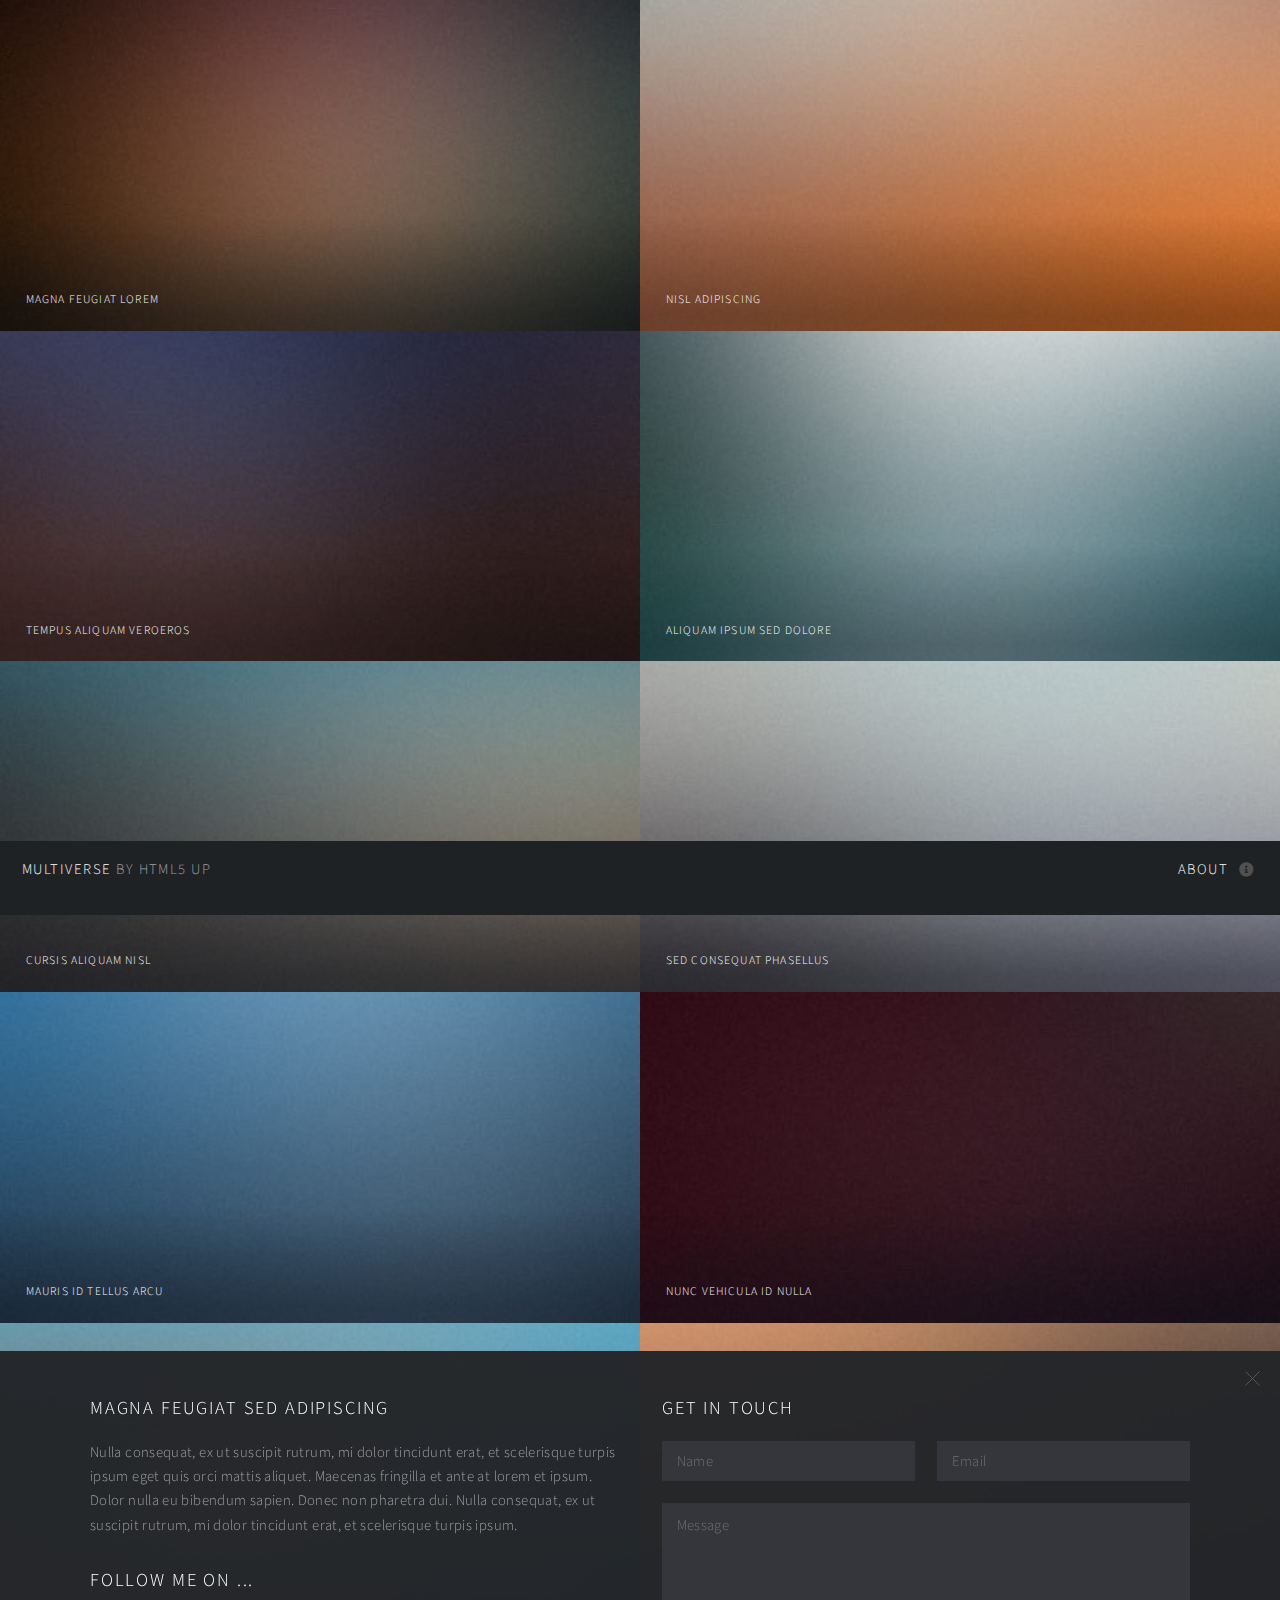
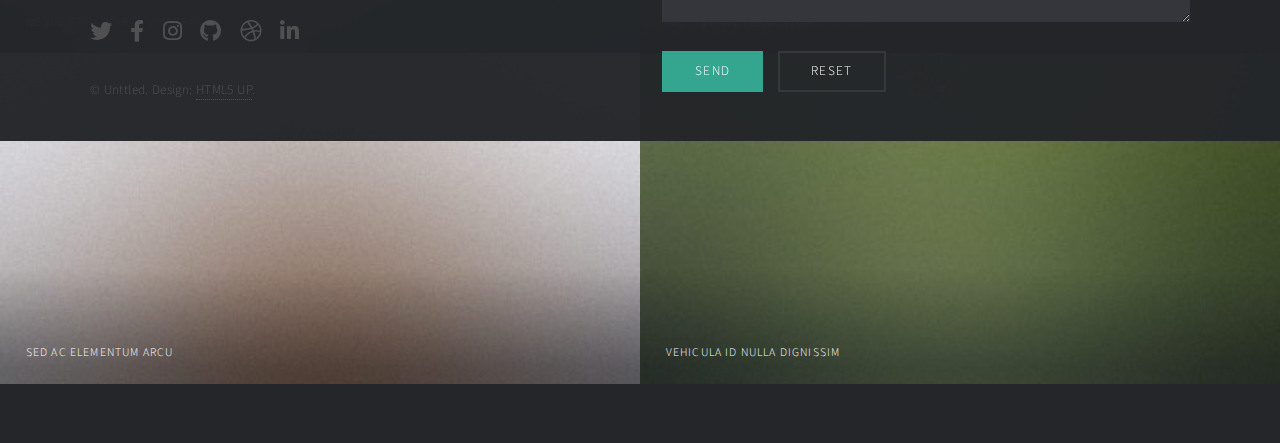
<file: TEMPLATES/html5up-multiverse/index.html>
<!DOCTYPE HTML>
<!--
	Multiverse by HTML5 UP
	html5up.net | @ajlkn
	Free for personal and commercial use under the CCA 3.0 license (html5up.net/license)
-->
<html>
	<head>
		<title>Multiverse by HTML5 UP</title>
		<meta charset="utf-8" />
		<meta name="viewport" content="width=device-width, initial-scale=1, user-scalable=no" />
		<link rel="stylesheet" href="assets/css/main.css" />
		<noscript><link rel="stylesheet" href="assets/css/noscript.css" /></noscript>
	</head>
	<body class="is-preload">

		<!-- Wrapper -->
			<div id="wrapper">

				<!-- Header -->
					<header id="header">
						<h1><a href="index.html"><strong>Multiverse</strong> by HTML5 UP</a></h1>
						<nav>
							<ul>
								<li><a href="#footer" class="icon solid fa-info-circle">About</a></li>
							</ul>
						</nav>
					</header>

				<!-- Main -->
					<div id="main">
						<article class="thumb">
							<a href="images/fulls/01.jpg" class="image"><img src="images/thumbs/01.jpg" alt="" /></a>
							<h2>Magna feugiat lorem</h2>
							<p>Nunc blandit nisi ligula magna sodales lectus elementum non. Integer id venenatis velit.</p>
						</article>
						<article class="thumb">
							<a href="images/fulls/02.jpg" class="image"><img src="images/thumbs/02.jpg" alt="" /></a>
							<h2>Nisl adipiscing</h2>
							<p>Nunc blandit nisi ligula magna sodales lectus elementum non. Integer id venenatis velit.</p>
						</article>
						<article class="thumb">
							<a href="images/fulls/03.jpg" class="image"><img src="images/thumbs/03.jpg" alt="" /></a>
							<h2>Tempus aliquam veroeros</h2>
							<p>Nunc blandit nisi ligula magna sodales lectus elementum non. Integer id venenatis velit.</p>
						</article>
						<article class="thumb">
							<a href="images/fulls/04.jpg" class="image"><img src="images/thumbs/04.jpg" alt="" /></a>
							<h2>Aliquam ipsum sed dolore</h2>
							<p>Nunc blandit nisi ligula magna sodales lectus elementum non. Integer id venenatis velit.</p>
						</article>
						<article class="thumb">
							<a href="images/fulls/05.jpg" class="image"><img src="images/thumbs/05.jpg" alt="" /></a>
							<h2>Cursis aliquam nisl</h2>
							<p>Nunc blandit nisi ligula magna sodales lectus elementum non. Integer id venenatis velit.</p>
						</article>
						<article class="thumb">
							<a href="images/fulls/06.jpg" class="image"><img src="images/thumbs/06.jpg" alt="" /></a>
							<h2>Sed consequat phasellus</h2>
							<p>Nunc blandit nisi ligula magna sodales lectus elementum non. Integer id venenatis velit.</p>
						</article>
						<article class="thumb">
							<a href="images/fulls/07.jpg" class="image"><img src="images/thumbs/07.jpg" alt="" /></a>
							<h2>Mauris id tellus arcu</h2>
							<p>Nunc blandit nisi ligula magna sodales lectus elementum non. Integer id venenatis velit.</p>
						</article>
						<article class="thumb">
							<a href="images/fulls/08.jpg" class="image"><img src="images/thumbs/08.jpg" alt="" /></a>
							<h2>Nunc vehicula id nulla</h2>
							<p>Nunc blandit nisi ligula magna sodales lectus elementum non. Integer id venenatis velit.</p>
						</article>
						<article class="thumb">
							<a href="images/fulls/09.jpg" class="image"><img src="images/thumbs/09.jpg" alt="" /></a>
							<h2>Neque et faucibus viverra</h2>
							<p>Nunc blandit nisi ligula magna sodales lectus elementum non. Integer id venenatis velit.</p>
						</article>
						<article class="thumb">
							<a href="images/fulls/10.jpg" class="image"><img src="images/thumbs/10.jpg" alt="" /></a>
							<h2>Mattis ante fermentum</h2>
							<p>Nunc blandit nisi ligula magna sodales lectus elementum non. Integer id venenatis velit.</p>
						</article>
						<article class="thumb">
							<a href="images/fulls/11.jpg" class="image"><img src="images/thumbs/11.jpg" alt="" /></a>
							<h2>Sed ac elementum arcu</h2>
							<p>Nunc blandit nisi ligula magna sodales lectus elementum non. Integer id venenatis velit.</p>
						</article>
						<article class="thumb">
							<a href="images/fulls/12.jpg" class="image"><img src="images/thumbs/12.jpg" alt="" /></a>
							<h2>Vehicula id nulla dignissim</h2>
							<p>Nunc blandit nisi ligula magna sodales lectus elementum non. Integer id venenatis velit.</p>
						</article>
					</div>

				<!-- Footer -->
					<footer id="footer" class="panel">
						<div class="inner split">
							<div>
								<section>
									<h2>Magna feugiat sed adipiscing</h2>
									<p>Nulla consequat, ex ut suscipit rutrum, mi dolor tincidunt erat, et scelerisque turpis ipsum eget quis orci mattis aliquet. Maecenas fringilla et ante at lorem et ipsum. Dolor nulla eu bibendum sapien. Donec non pharetra dui. Nulla consequat, ex ut suscipit rutrum, mi dolor tincidunt erat, et scelerisque turpis ipsum.</p>
								</section>
								<section>
									<h2>Follow me on ...</h2>
									<ul class="icons">
										<li><a href="#" class="icon brands fa-twitter"><span class="label">Twitter</span></a></li>
										<li><a href="#" class="icon brands fa-facebook-f"><span class="label">Facebook</span></a></li>
										<li><a href="#" class="icon brands fa-instagram"><span class="label">Instagram</span></a></li>
										<li><a href="#" class="icon brands fa-github"><span class="label">GitHub</span></a></li>
										<li><a href="#" class="icon brands fa-dribbble"><span class="label">Dribbble</span></a></li>
										<li><a href="#" class="icon brands fa-linkedin-in"><span class="label">LinkedIn</span></a></li>
									</ul>
								</section>
								<p class="copyright">
									&copy; Unttled. Design: <a href="http://html5up.net">HTML5 UP</a>.
								</p>
							</div>
							<div>
								<section>
									<h2>Get in touch</h2>
									<form method="post" action="#">
										<div class="fields">
											<div class="field half">
												<input type="text" name="name" id="name" placeholder="Name" />
											</div>
											<div class="field half">
												<input type="text" name="email" id="email" placeholder="Email" />
											</div>
											<div class="field">
												<textarea name="message" id="message" rows="4" placeholder="Message"></textarea>
											</div>
										</div>
										<ul class="actions">
											<li><input type="submit" value="Send" class="primary" /></li>
											<li><input type="reset" value="Reset" /></li>
										</ul>
									</form>
								</section>
							</div>
						</div>
					</footer>

			</div>

		<!-- Scripts -->
			<script src="assets/js/jquery.min.js"></script>
			<script src="assets/js/jquery.poptrox.min.js"></script>
			<script src="assets/js/browser.min.js"></script>
			<script src="assets/js/breakpoints.min.js"></script>
			<script src="assets/js/util.js"></script>
			<script src="assets/js/main.js"></script>

	</body>
</html>
</file>
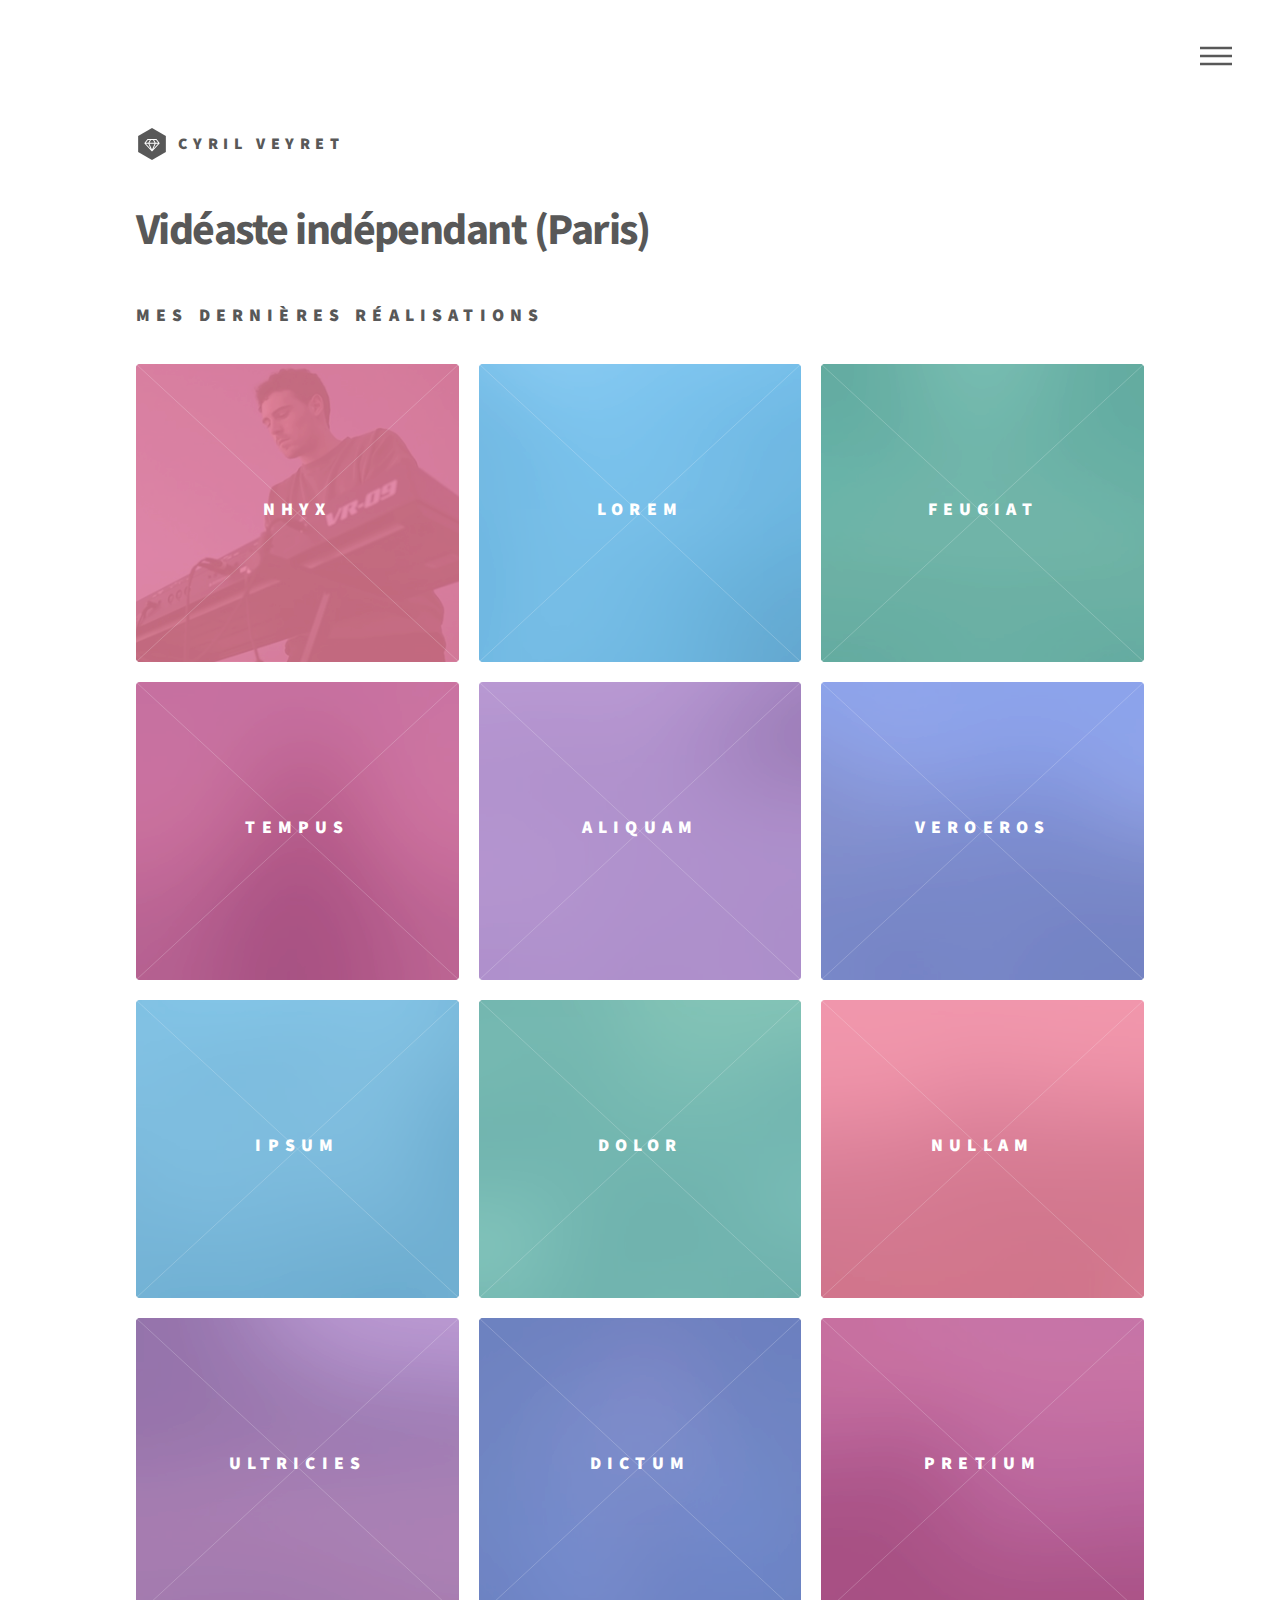
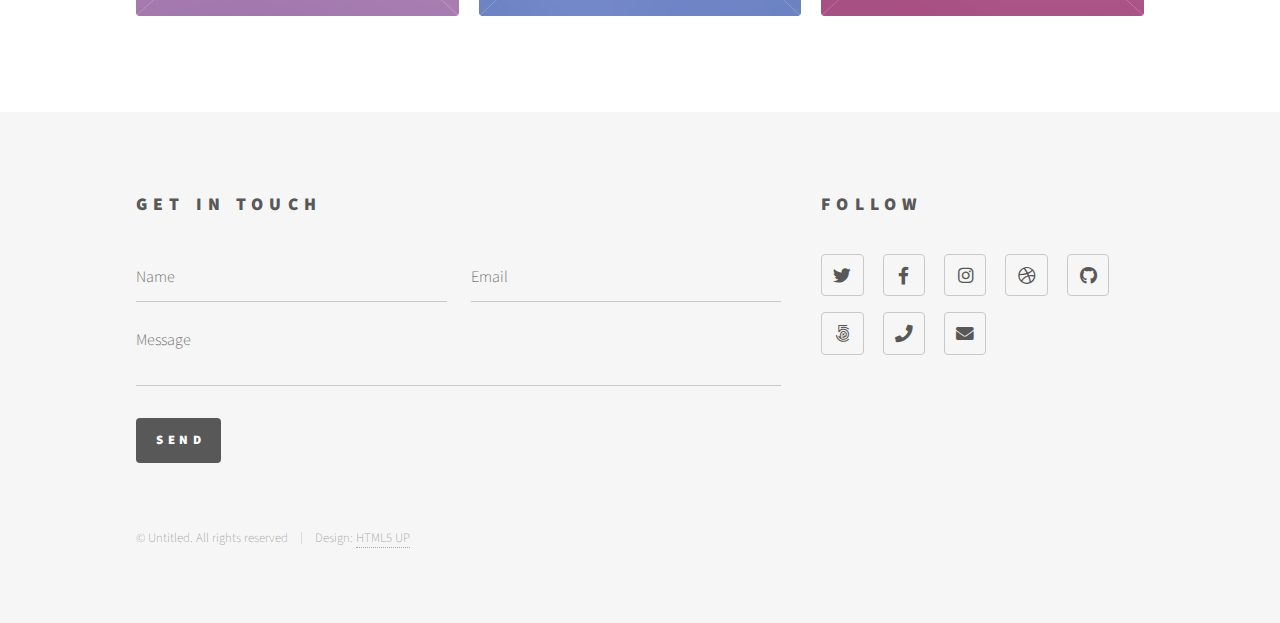
<file: TEMPLATES/html5up-phantom/index.html>
<!DOCTYPE HTML>
<!--
	Phantom by HTML5 UP
	html5up.net | @ajlkn
	Free for personal and commercial use under the CCA 3.0 license (html5up.net/license)
-->
<html>
	<head>
		<title>Phantom by HTML5 UP</title>
		<meta charset="utf-8" />
		<meta name="viewport" content="width=device-width, initial-scale=1, user-scalable=no" />
		<link rel="stylesheet" href="assets/css/main.css" />
		<noscript><link rel="stylesheet" href="assets/css/noscript.css" /></noscript>
	</head>
	<body class="is-preload">
		<!-- Wrapper -->
			<div id="wrapper">

				<!-- Header -->
					<header id="header">
						<div class="inner">

							<!-- Logo -->
								<a href="index.html" class="logo">
									<span class="symbol"><img src="images/logo.svg" alt="" /></span><span class="title">Cyril Veyret</span>
								</a>

							<!-- Nav -->
								<nav>
									<ul>
										<li><a href="#menu">Menu</a></li>
									</ul>
								</nav>

						</div>
					</header>

				<!-- Menu -->
					<nav id="menu">
						<h2>Menu</h2>
						<ul>
							<li><a href="index.html">Home</a></li>
							<li><a href="generic.html">Ipsum veroeros</a></li>
							<li><a href="generic.html">Tempus etiam</a></li>
							<li><a href="generic.html">Consequat dolor</a></li>
							<li><a href="elements.html">Elements</a></li>
						</ul>
					</nav>

				<!-- Main -->
					<div id="main">
						<div class="inner">
							<header>
								<h1>Vidéaste indépendant (Paris)</h1>
								<h2>Mes dernières réalisations</h2>
							</header>

							<section class="tiles">
								<article class="style1">
									<span class="image">
										<img src="images/pic01.jpg" alt="" />
									</span>
									<a href="generic.html">
										<h2>Nhyx</h2>
										<div class="content">
											<p>Clip 'Echo'</br>
											(Label Pavillonn)</p>
										</div>
									</a>
								</article>
								<article class="style2">
									<span class="image">
										<img src="images/pic02.jpg" alt="" />
									</span>
									<a href="generic.html">
										<h2>Lorem</h2>
										<div class="content">
											<p>Sed nisl arcu euismod sit amet nisi lorem etiam dolor veroeros et feugiat.</p>
										</div>
									</a>
								</article>
								<article class="style3">
									<span class="image">
										<img src="images/pic03.jpg" alt="" />
									</span>
									<a href="generic.html">
										<h2>Feugiat</h2>
										<div class="content">
											<p>Sed nisl arcu euismod sit amet nisi lorem etiam dolor veroeros et feugiat.</p>
										</div>
									</a>
								</article>
								<article class="style4">
									<span class="image">
										<img src="images/pic04.jpg" alt="" />
									</span>
									<a href="generic.html">
										<h2>Tempus</h2>
										<div class="content">
											<p>Sed nisl arcu euismod sit amet nisi lorem etiam dolor veroeros et feugiat.</p>
										</div>
									</a>
								</article>
								<article class="style5">
									<span class="image">
										<img src="images/pic05.jpg" alt="" />
									</span>
									<a href="generic.html">
										<h2>Aliquam</h2>
										<div class="content">
											<p>Sed nisl arcu euismod sit amet nisi lorem etiam dolor veroeros et feugiat.</p>
										</div>
									</a>
								</article>
								<article class="style6">
									<span class="image">
										<img src="images/pic06.jpg" alt="" />
									</span>
									<a href="generic.html">
										<h2>Veroeros</h2>
										<div class="content">
											<p>Sed nisl arcu euismod sit amet nisi lorem etiam dolor veroeros et feugiat.</p>
										</div>
									</a>
								</article>
								<article class="style2">
									<span class="image">
										<img src="images/pic07.jpg" alt="" />
									</span>
									<a href="generic.html">
										<h2>Ipsum</h2>
										<div class="content">
											<p>Sed nisl arcu euismod sit amet nisi lorem etiam dolor veroeros et feugiat.</p>
										</div>
									</a>
								</article>
								<article class="style3">
									<span class="image">
										<img src="images/pic08.jpg" alt="" />
									</span>
									<a href="generic.html">
										<h2>Dolor</h2>
										<div class="content">
											<p>Sed nisl arcu euismod sit amet nisi lorem etiam dolor veroeros et feugiat.</p>
										</div>
									</a>
								</article>
								<article class="style1">
									<span class="image">
										<img src="images/pic09.jpg" alt="" />
									</span>
									<a href="generic.html">
										<h2>Nullam</h2>
										<div class="content">
											<p>Sed nisl arcu euismod sit amet nisi lorem etiam dolor veroeros et feugiat.</p>
										</div>
									</a>
								</article>
								<article class="style5">
									<span class="image">
										<img src="images/pic10.jpg" alt="" />
									</span>
									<a href="generic.html">
										<h2>Ultricies</h2>
										<div class="content">
											<p>Sed nisl arcu euismod sit amet nisi lorem etiam dolor veroeros et feugiat.</p>
										</div>
									</a>
								</article>
								<article class="style6">
									<span class="image">
										<img src="images/pic11.jpg" alt="" />
									</span>
									<a href="generic.html">
										<h2>Dictum</h2>
										<div class="content">
											<p>Sed nisl arcu euismod sit amet nisi lorem etiam dolor veroeros et feugiat.</p>
										</div>
									</a>
								</article>
								<article class="style4">
									<span class="image">
										<img src="images/pic12.jpg" alt="" />
									</span>
									<a href="generic.html">
										<h2>Pretium</h2>
										<div class="content">
											<p>Sed nisl arcu euismod sit amet nisi lorem etiam dolor veroeros et feugiat.</p>
										</div>
									</a>
								</article>
							</section>
						</div>
					</div>

				<!-- Footer -->
					<footer id="footer">
						<div class="inner">
							<section>
								<h2>Get in touch</h2>
								<form method="post" action="#">
									<div class="fields">
										<div class="field half">
											<input type="text" name="name" id="name" placeholder="Name" />
										</div>
										<div class="field half">
											<input type="email" name="email" id="email" placeholder="Email" />
										</div>
										<div class="field">
											<textarea name="message" id="message" placeholder="Message"></textarea>
										</div>
									</div>
									<ul class="actions">
										<li><input type="submit" value="Send" class="primary" /></li>
									</ul>
								</form>
							</section>
							<section>
								<h2>Follow</h2>
								<ul class="icons">
									<li><a href="#" class="icon brands style2 fa-twitter"><span class="label">Twitter</span></a></li>
									<li><a href="#" class="icon brands style2 fa-facebook-f"><span class="label">Facebook</span></a></li>
									<li><a href="#" class="icon brands style2 fa-instagram"><span class="label">Instagram</span></a></li>
									<li><a href="#" class="icon brands style2 fa-dribbble"><span class="label">Dribbble</span></a></li>
									<li><a href="#" class="icon brands style2 fa-github"><span class="label">GitHub</span></a></li>
									<li><a href="#" class="icon brands style2 fa-500px"><span class="label">500px</span></a></li>
									<li><a href="#" class="icon solid style2 fa-phone"><span class="label">Phone</span></a></li>
									<li><a href="#" class="icon solid style2 fa-envelope"><span class="label">Email</span></a></li>
								</ul>
							</section>
							<ul class="copyright">
								<li>&copy; Untitled. All rights reserved</li><li>Design: <a href="http://html5up.net">HTML5 UP</a></li>
							</ul>
						</div>
					</footer>

			</div>

		<!-- Scripts -->
			<script src="assets/js/jquery.min.js"></script>
			<script src="assets/js/browser.min.js"></script>
			<script src="assets/js/breakpoints.min.js"></script>
			<script src="assets/js/util.js"></script>
			<script src="assets/js/main.js"></script>

	</body>
</html>
</file>
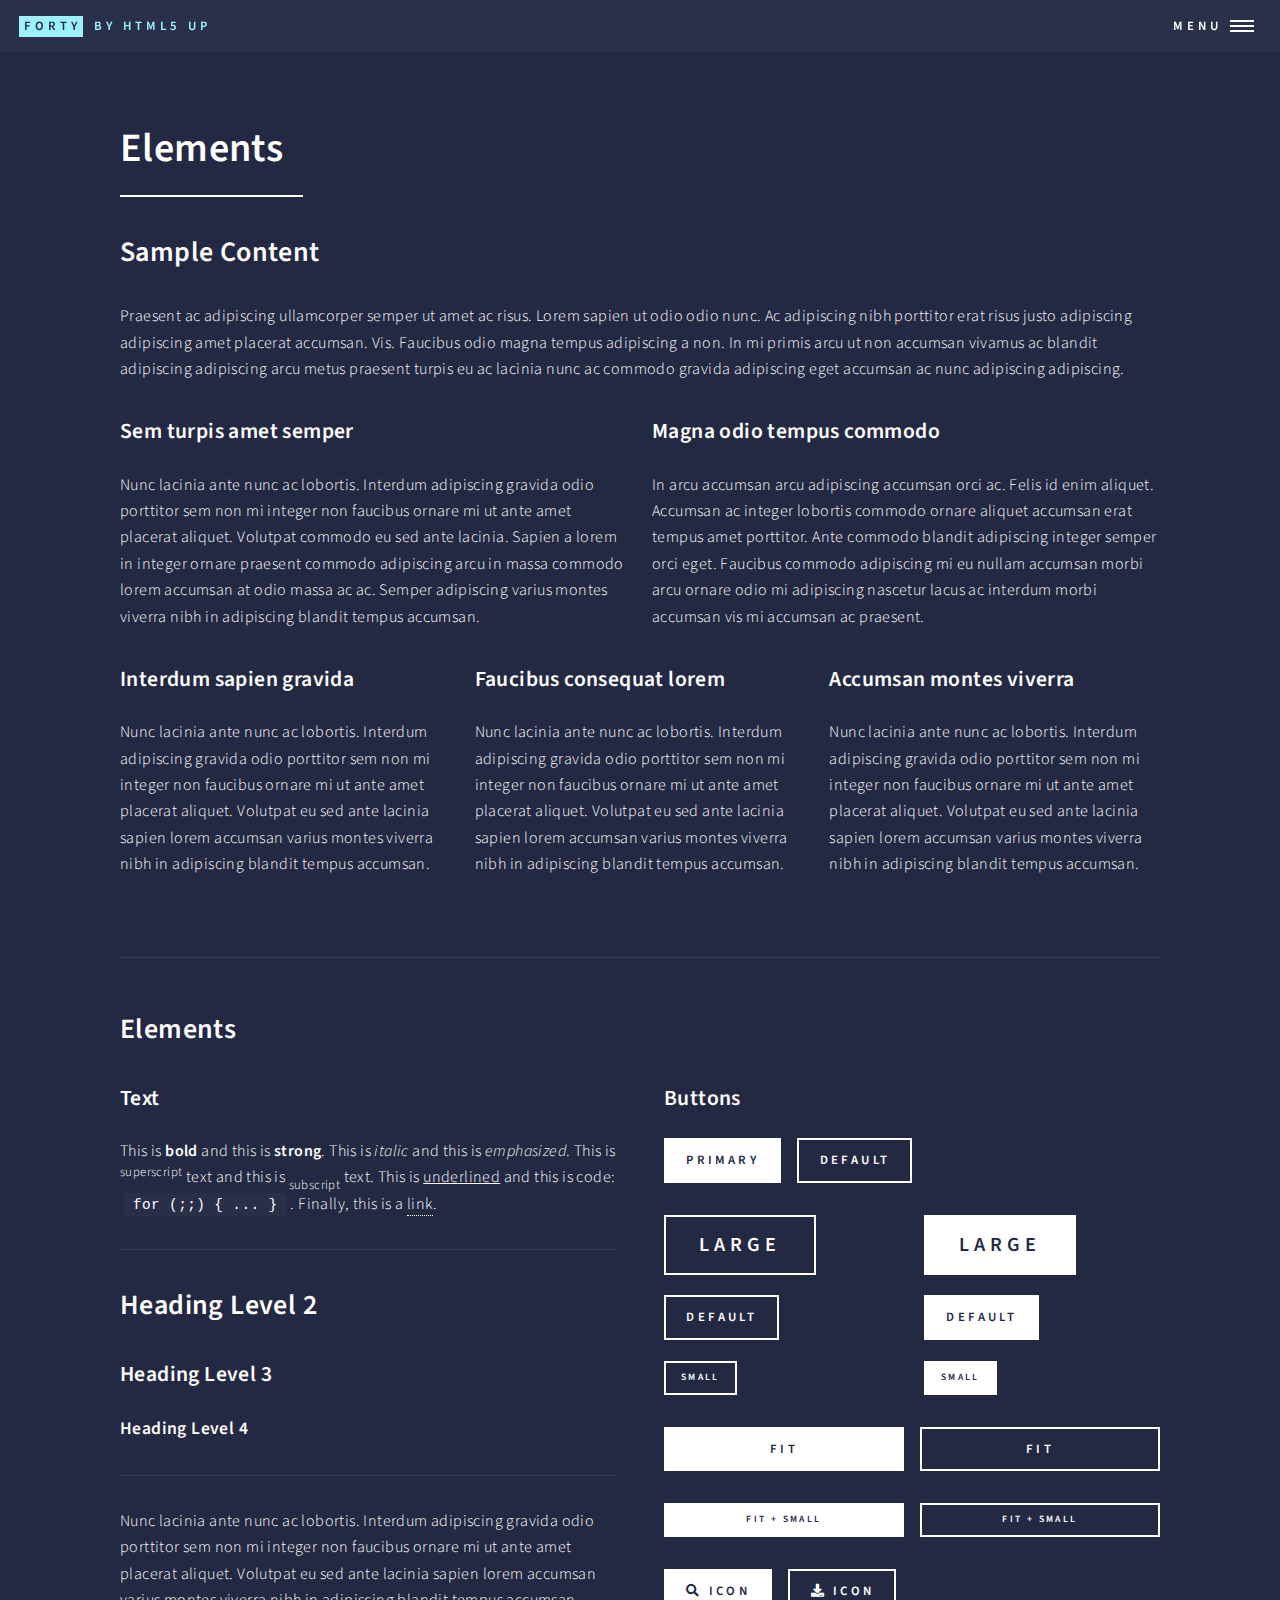
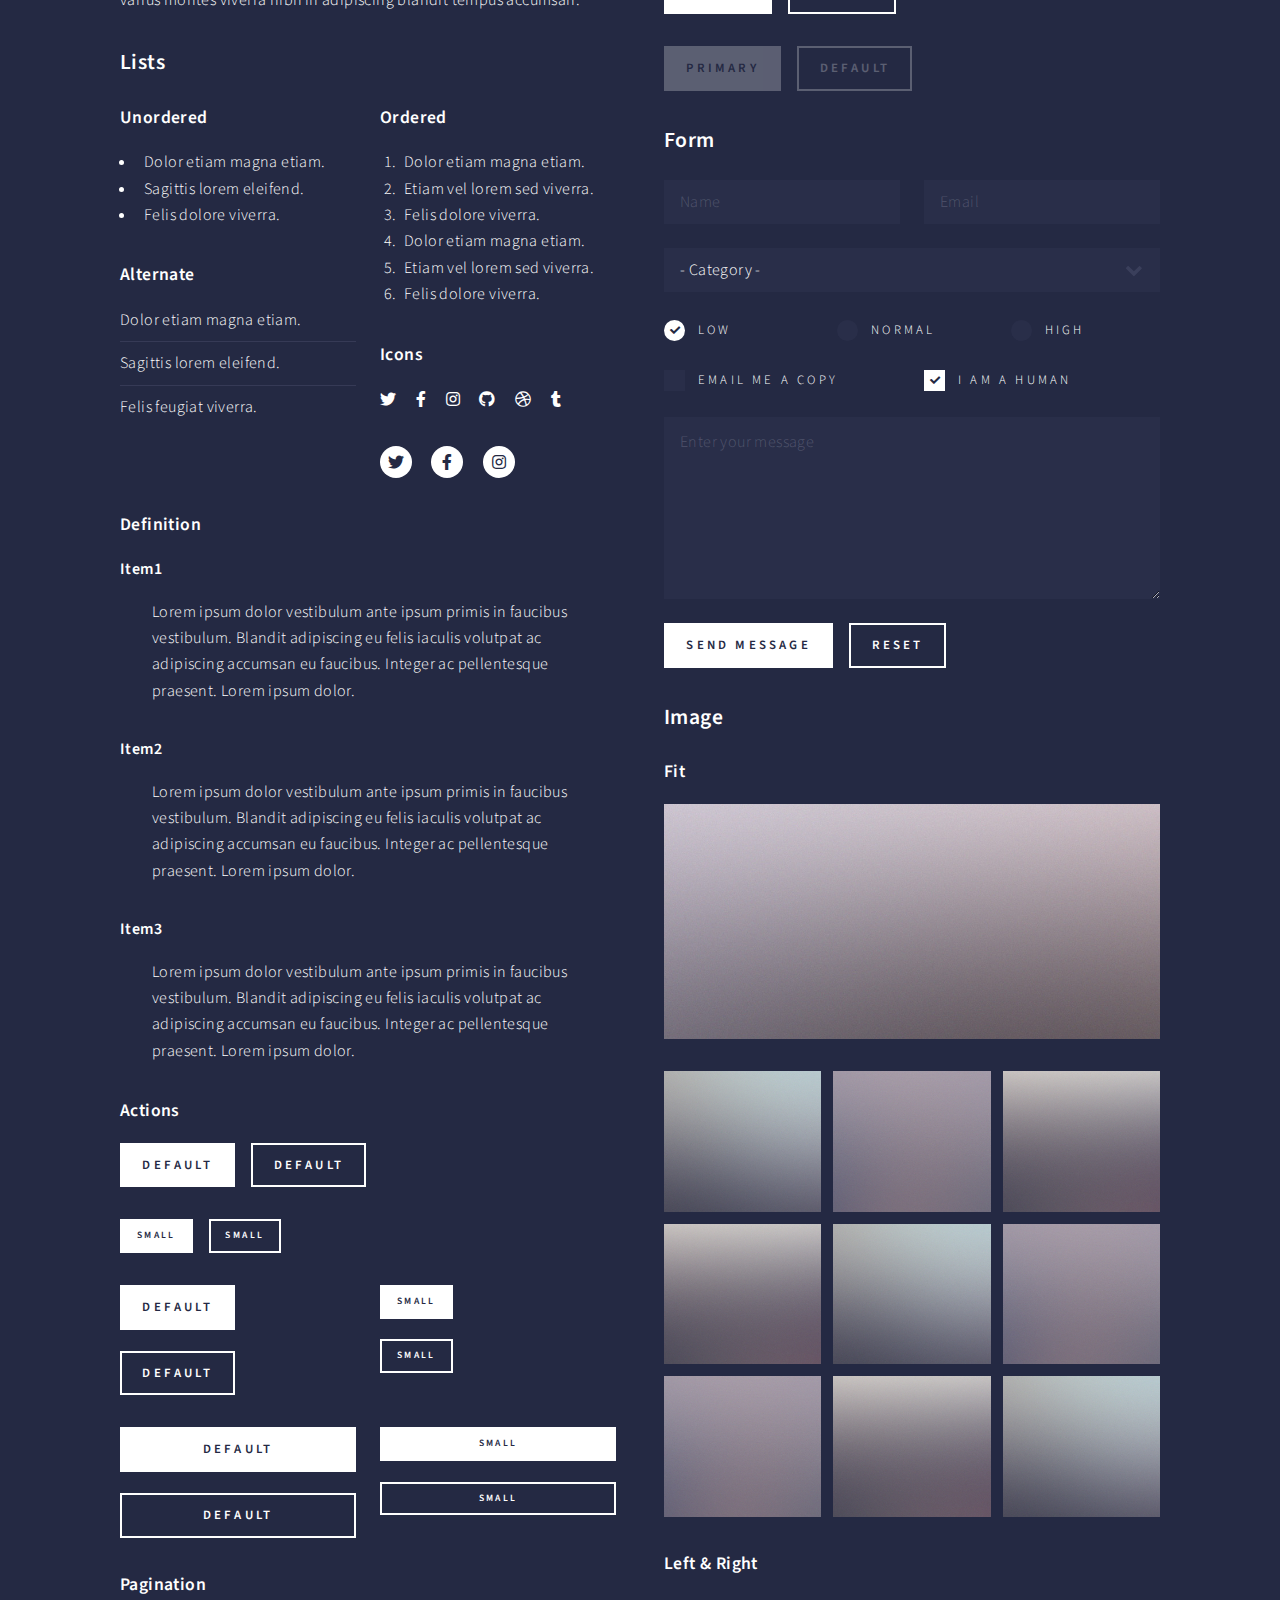
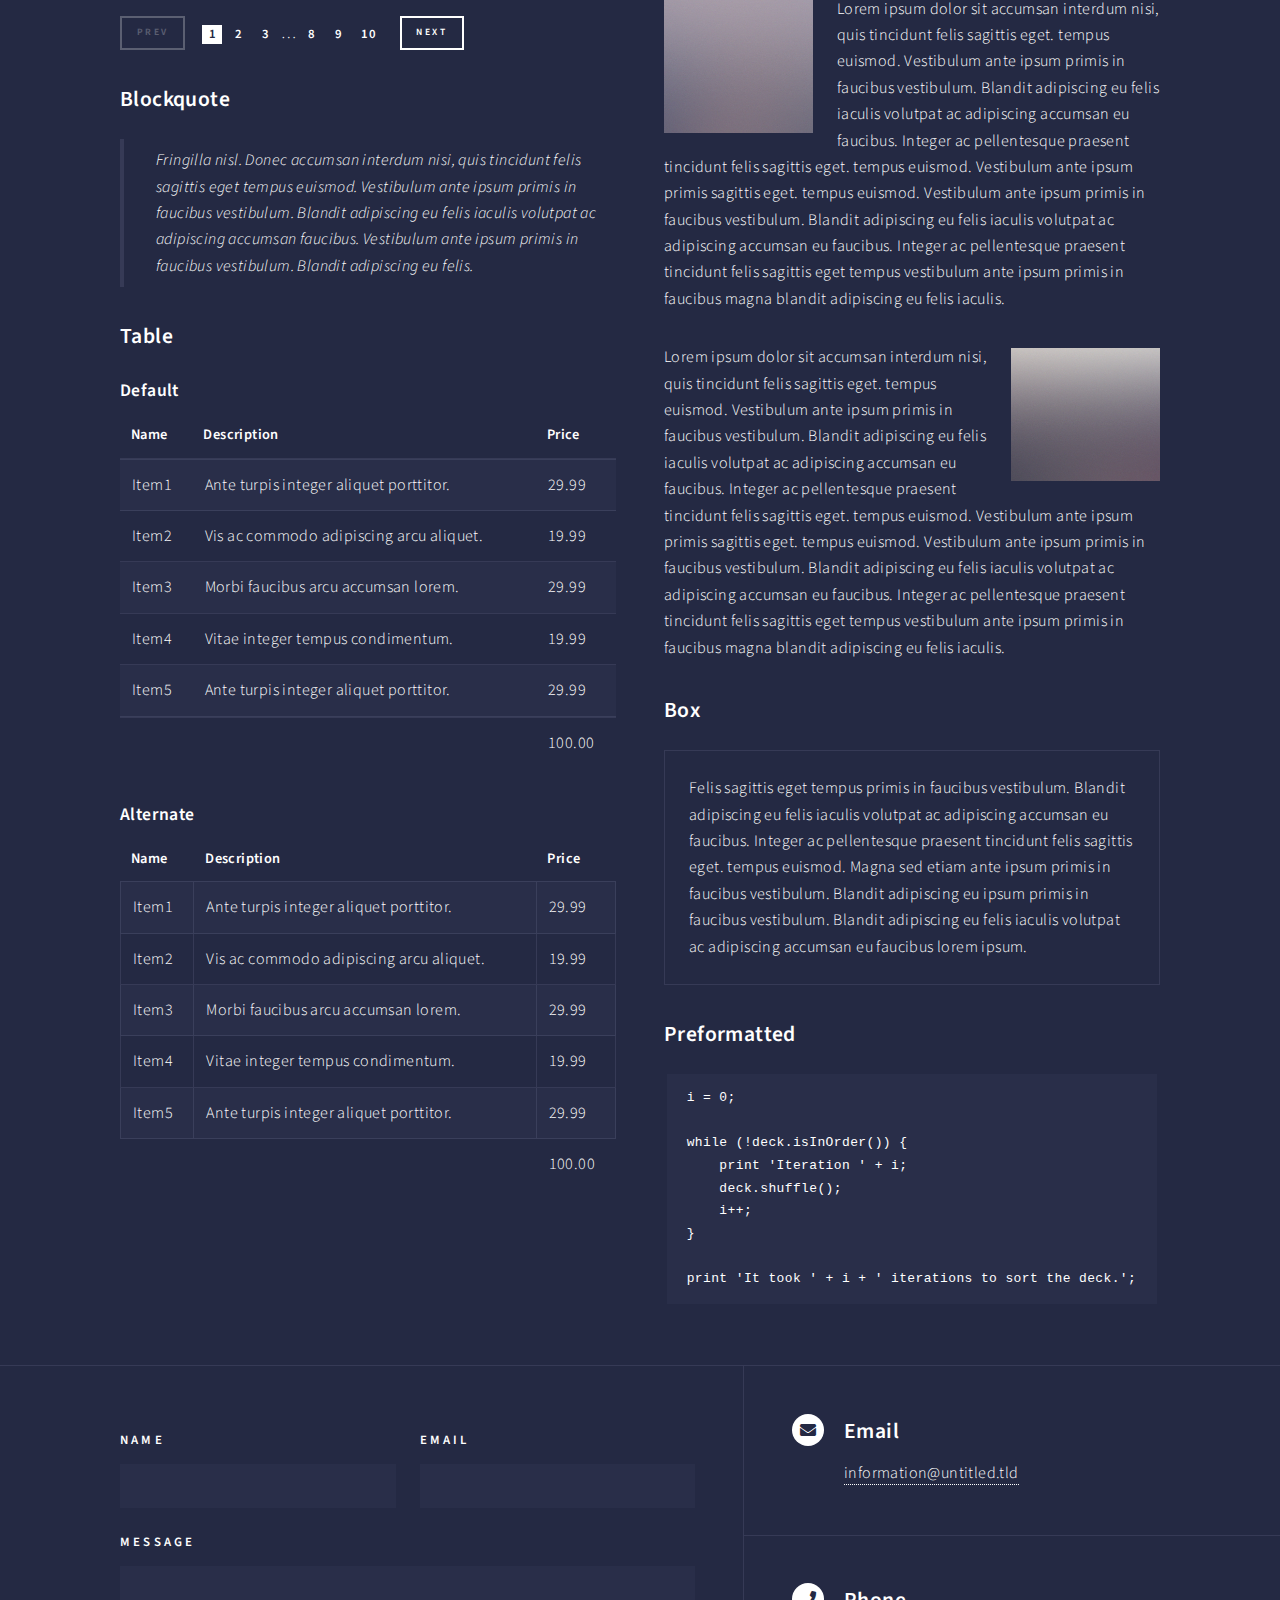
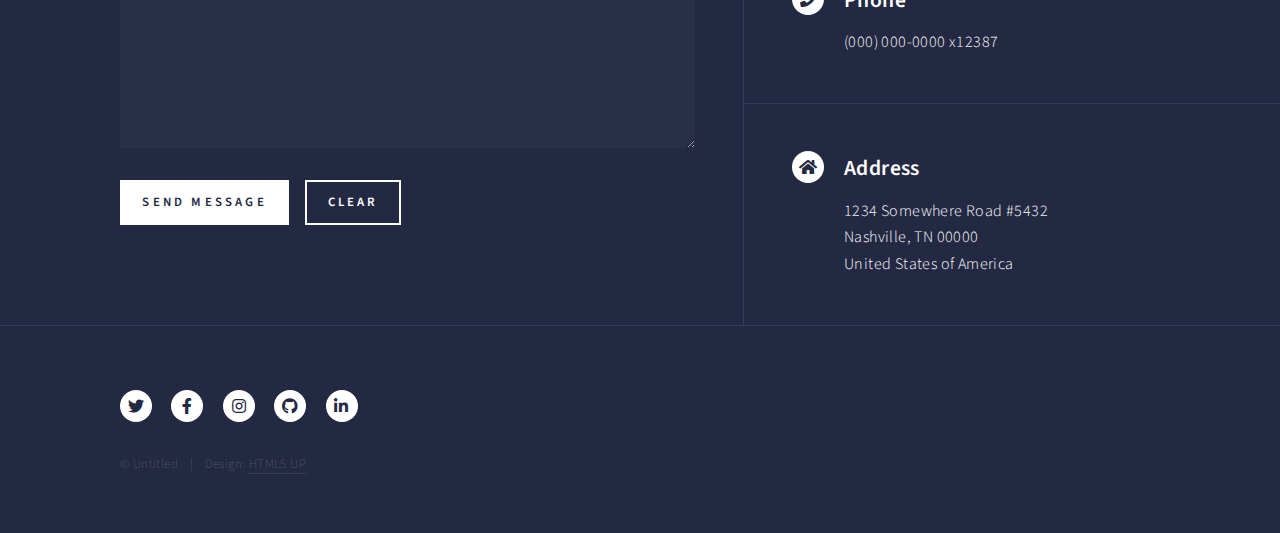
<file: elements.html>
<!DOCTYPE HTML>
<!--
	Forty by HTML5 UP
	html5up.net | @ajlkn
	Free for personal and commercial use under the CCA 3.0 license (html5up.net/license)
-->
<html>
	<head>
		<title>Elements - Forty by HTML5 UP</title>
		<meta charset="utf-8" />
		<meta name="viewport" content="width=device-width, initial-scale=1, user-scalable=no" />
		<link rel="stylesheet" href="assets/css/main.css" />
		<noscript><link rel="stylesheet" href="assets/css/noscript.css" /></noscript>
	</head>
	<body class="is-preload">

		<!-- Wrapper -->
			<div id="wrapper">

				<!-- Header -->
					<header id="header">
						<a href="index.html" class="logo"><strong>Forty</strong> <span>by HTML5 UP</span></a>
						<nav>
							<a href="#menu">Menu</a>
						</nav>
					</header>

				<!-- Menu -->
					<nav id="menu">
						<ul class="links">
							<li><a href="index.html">Home</a></li>
							<li><a href="landing.html">Landing</a></li>
							<li><a href="generic.html">Generic</a></li>
							<li><a href="elements.html">Elements</a></li>
						</ul>
						<ul class="actions stacked">
							<li><a href="#" class="button primary fit">Get Started</a></li>
							<li><a href="#" class="button fit">Log In</a></li>
						</ul>
					</nav>

				<!-- Main -->
					<div id="main" class="alt">

						<!-- One -->
							<section id="one">
								<div class="inner">
									<header class="major">
										<h1>Elements</h1>
									</header>

									<!-- Content -->
										<h2 id="content">Sample Content</h2>
										<p>Praesent ac adipiscing ullamcorper semper ut amet ac risus. Lorem sapien ut odio odio nunc. Ac adipiscing nibh porttitor erat risus justo adipiscing adipiscing amet placerat accumsan. Vis. Faucibus odio magna tempus adipiscing a non. In mi primis arcu ut non accumsan vivamus ac blandit adipiscing adipiscing arcu metus praesent turpis eu ac lacinia nunc ac commodo gravida adipiscing eget accumsan ac nunc adipiscing adipiscing.</p>
										<div class="row">
											<div class="col-6 col-12-small">
												<h3>Sem turpis amet semper</h3>
												<p>Nunc lacinia ante nunc ac lobortis. Interdum adipiscing gravida odio porttitor sem non mi integer non faucibus ornare mi ut ante amet placerat aliquet. Volutpat commodo eu sed ante lacinia. Sapien a lorem in integer ornare praesent commodo adipiscing arcu in massa commodo lorem accumsan at odio massa ac ac. Semper adipiscing varius montes viverra nibh in adipiscing blandit tempus accumsan.</p>
											</div>
											<div class="col-6 col-12-small">
												<h3>Magna odio tempus commodo</h3>
												<p>In arcu accumsan arcu adipiscing accumsan orci ac. Felis id enim aliquet. Accumsan ac integer lobortis commodo ornare aliquet accumsan erat tempus amet porttitor. Ante commodo blandit adipiscing integer semper orci eget. Faucibus commodo adipiscing mi eu nullam accumsan morbi arcu ornare odio mi adipiscing nascetur lacus ac interdum morbi accumsan vis mi accumsan ac praesent.</p>
											</div>
											<!-- Break -->
											<div class="col-4 col-12-medium">
												<h3>Interdum sapien gravida</h3>
												<p>Nunc lacinia ante nunc ac lobortis. Interdum adipiscing gravida odio porttitor sem non mi integer non faucibus ornare mi ut ante amet placerat aliquet. Volutpat eu sed ante lacinia sapien lorem accumsan varius montes viverra nibh in adipiscing blandit tempus accumsan.</p>
											</div>
											<div class="col-4 col-12-medium">
												<h3>Faucibus consequat lorem</h3>
												<p>Nunc lacinia ante nunc ac lobortis. Interdum adipiscing gravida odio porttitor sem non mi integer non faucibus ornare mi ut ante amet placerat aliquet. Volutpat eu sed ante lacinia sapien lorem accumsan varius montes viverra nibh in adipiscing blandit tempus accumsan.</p>
											</div>
											<div class="col-4 col-12-medium">
												<h3>Accumsan montes viverra</h3>
												<p>Nunc lacinia ante nunc ac lobortis. Interdum adipiscing gravida odio porttitor sem non mi integer non faucibus ornare mi ut ante amet placerat aliquet. Volutpat eu sed ante lacinia sapien lorem accumsan varius montes viverra nibh in adipiscing blandit tempus accumsan.</p>
											</div>
										</div>

									<hr class="major" />

									<!-- Elements -->
										<h2 id="elements">Elements</h2>
										<div class="row gtr-200">
											<div class="col-6 col-12-medium">

												<!-- Text stuff -->
													<h3>Text</h3>
													<p>This is <b>bold</b> and this is <strong>strong</strong>. This is <i>italic</i> and this is <em>emphasized</em>.
													This is <sup>superscript</sup> text and this is <sub>subscript</sub> text.
													This is <u>underlined</u> and this is code: <code>for (;;) { ... }</code>.
													Finally, this is a <a href="#">link</a>.</p>
													<hr />
													<h2>Heading Level 2</h2>
													<h3>Heading Level 3</h3>
													<h4>Heading Level 4</h4>
													<hr />
													<p>Nunc lacinia ante nunc ac lobortis. Interdum adipiscing gravida odio porttitor sem non mi integer non faucibus ornare mi ut ante amet placerat aliquet. Volutpat eu sed ante lacinia sapien lorem accumsan varius montes viverra nibh in adipiscing blandit tempus accumsan.</p>

												<!-- Lists -->
													<h3>Lists</h3>
													<div class="row">
														<div class="col-6 col-12-small">

															<h4>Unordered</h4>
															<ul>
																<li>Dolor etiam magna etiam.</li>
																<li>Sagittis lorem eleifend.</li>
																<li>Felis dolore viverra.</li>
															</ul>

															<h4>Alternate</h4>
															<ul class="alt">
																<li>Dolor etiam magna etiam.</li>
																<li>Sagittis lorem eleifend.</li>
																<li>Felis feugiat viverra.</li>
															</ul>

														</div>
														<div class="col-6 col-12-small">

															<h4>Ordered</h4>
															<ol>
																<li>Dolor etiam magna etiam.</li>
																<li>Etiam vel lorem sed viverra.</li>
																<li>Felis dolore viverra.</li>
																<li>Dolor etiam magna etiam.</li>
																<li>Etiam vel lorem sed viverra.</li>
																<li>Felis dolore viverra.</li>
															</ol>

															<h4>Icons</h4>
															<ul class="icons">
																<li><a href="#" class="icon brands fa-twitter"><span class="label">Twitter</span></a></li>
																<li><a href="#" class="icon brands fa-facebook-f"><span class="label">Facebook</span></a></li>
																<li><a href="#" class="icon brands fa-instagram"><span class="label">Instagram</span></a></li>
																<li><a href="#" class="icon brands fa-github"><span class="label">Github</span></a></li>
																<li><a href="#" class="icon brands fa-dribbble"><span class="label">Dribbble</span></a></li>
																<li><a href="#" class="icon brands fa-tumblr"><span class="label">Tumblr</span></a></li>
															</ul>
															<ul class="icons">
																<li><a href="#" class="icon brands alt fa-twitter"><span class="label">Twitter</span></a></li>
																<li><a href="#" class="icon brands alt fa-facebook-f"><span class="label">Facebook</span></a></li>
																<li><a href="#" class="icon brands alt fa-instagram"><span class="label">Instagram</span></a></li>
															</ul>

														</div>
													</div>
													<h4>Definition</h4>
													<dl>
														<dt>Item1</dt>
														<dd>
															<p>Lorem ipsum dolor vestibulum ante ipsum primis in faucibus vestibulum. Blandit adipiscing eu felis iaculis volutpat ac adipiscing accumsan eu faucibus. Integer ac pellentesque praesent. Lorem ipsum dolor.</p>
														</dd>
														<dt>Item2</dt>
														<dd>
															<p>Lorem ipsum dolor vestibulum ante ipsum primis in faucibus vestibulum. Blandit adipiscing eu felis iaculis volutpat ac adipiscing accumsan eu faucibus. Integer ac pellentesque praesent. Lorem ipsum dolor.</p>
														</dd>
														<dt>Item3</dt>
														<dd>
															<p>Lorem ipsum dolor vestibulum ante ipsum primis in faucibus vestibulum. Blandit adipiscing eu felis iaculis volutpat ac adipiscing accumsan eu faucibus. Integer ac pellentesque praesent. Lorem ipsum dolor.</p>
														</dd>
													</dl>

													<h4>Actions</h4>
													<ul class="actions">
														<li><a href="#" class="button primary">Default</a></li>
														<li><a href="#" class="button">Default</a></li>
													</ul>
													<ul class="actions small">
														<li><a href="#" class="button primary small">Small</a></li>
														<li><a href="#" class="button small">Small</a></li>
													</ul>
													<div class="row">
														<div class="col-6 col-12-small">
															<ul class="actions stacked">
																<li><a href="#" class="button primary">Default</a></li>
																<li><a href="#" class="button">Default</a></li>
															</ul>
														</div>
														<div class="col-6 col-12-small">
															<ul class="actions stacked">
																<li><a href="#" class="button primary small">Small</a></li>
																<li><a href="#" class="button small">Small</a></li>
															</ul>
														</div>
														<div class="col-6 col-12-small">
															<ul class="actions stacked">
																<li><a href="#" class="button primary fit">Default</a></li>
																<li><a href="#" class="button fit">Default</a></li>
															</ul>
														</div>
														<div class="col-6 col-12-small">
															<ul class="actions stacked">
																<li><a href="#" class="button primary small fit">Small</a></li>
																<li><a href="#" class="button small fit">Small</a></li>
															</ul>
														</div>
													</div>

													<h4>Pagination</h4>
													<ul class="pagination">
														<li><span class="button small disabled">Prev</span></li>
														<li><a href="#" class="page active">1</a></li>
														<li><a href="#" class="page">2</a></li>
														<li><a href="#" class="page">3</a></li>
														<li><span>&hellip;</span></li>
														<li><a href="#" class="page">8</a></li>
														<li><a href="#" class="page">9</a></li>
														<li><a href="#" class="page">10</a></li>
														<li><a href="#" class="button small">Next</a></li>
													</ul>

												<!-- Blockquote -->
													<h3>Blockquote</h3>
													<blockquote>Fringilla nisl. Donec accumsan interdum nisi, quis tincidunt felis sagittis eget tempus euismod. Vestibulum ante ipsum primis in faucibus vestibulum. Blandit adipiscing eu felis iaculis volutpat ac adipiscing accumsan faucibus. Vestibulum ante ipsum primis in faucibus vestibulum. Blandit adipiscing eu felis.</blockquote>

												<!-- Table -->
													<h3>Table</h3>

													<h4>Default</h4>
													<div class="table-wrapper">
														<table>
															<thead>
																<tr>
																	<th>Name</th>
																	<th>Description</th>
																	<th>Price</th>
																</tr>
															</thead>
															<tbody>
																<tr>
																	<td>Item1</td>
																	<td>Ante turpis integer aliquet porttitor.</td>
																	<td>29.99</td>
																</tr>
																<tr>
																	<td>Item2</td>
																	<td>Vis ac commodo adipiscing arcu aliquet.</td>
																	<td>19.99</td>
																</tr>
																<tr>
																	<td>Item3</td>
																	<td> Morbi faucibus arcu accumsan lorem.</td>
																	<td>29.99</td>
																</tr>
																<tr>
																	<td>Item4</td>
																	<td>Vitae integer tempus condimentum.</td>
																	<td>19.99</td>
																</tr>
																<tr>
																	<td>Item5</td>
																	<td>Ante turpis integer aliquet porttitor.</td>
																	<td>29.99</td>
																</tr>
															</tbody>
															<tfoot>
																<tr>
																	<td colspan="2"></td>
																	<td>100.00</td>
																</tr>
															</tfoot>
														</table>
													</div>

													<h4>Alternate</h4>
													<div class="table-wrapper">
														<table class="alt">
															<thead>
																<tr>
																	<th>Name</th>
																	<th>Description</th>
																	<th>Price</th>
																</tr>
															</thead>
															<tbody>
																<tr>
																	<td>Item1</td>
																	<td>Ante turpis integer aliquet porttitor.</td>
																	<td>29.99</td>
																</tr>
																<tr>
																	<td>Item2</td>
																	<td>Vis ac commodo adipiscing arcu aliquet.</td>
																	<td>19.99</td>
																</tr>
																<tr>
																	<td>Item3</td>
																	<td> Morbi faucibus arcu accumsan lorem.</td>
																	<td>29.99</td>
																</tr>
																<tr>
																	<td>Item4</td>
																	<td>Vitae integer tempus condimentum.</td>
																	<td>19.99</td>
																</tr>
																<tr>
																	<td>Item5</td>
																	<td>Ante turpis integer aliquet porttitor.</td>
																	<td>29.99</td>
																</tr>
															</tbody>
															<tfoot>
																<tr>
																	<td colspan="2"></td>
																	<td>100.00</td>
																</tr>
															</tfoot>
														</table>
													</div>

											</div>
											<div class="col-6 col-12-medium">

												<!-- Buttons -->
													<h3>Buttons</h3>
													<ul class="actions">
														<li><a href="#" class="button primary">Primary</a></li>
														<li><a href="#" class="button">Default</a></li>
													</ul>
													<div class="row">
														<div class="col-6 col-12-xsmall">
															<ul class="actions stacked">
																<li><a href="#" class="button large">Large</a></li>
																<li><a href="#" class="button">Default</a></li>
																<li><a href="#" class="button small">Small</a></li>
															</ul>
														</div>
														<div class="col-6 col-12-xsmall">
															<ul class="actions stacked">
																<li><a href="#" class="button primary large">Large</a></li>
																<li><a href="#" class="button primary">Default</a></li>
																<li><a href="#" class="button primary small">Small</a></li>
															</ul>
														</div>
													</div>
													<ul class="actions fit">
														<li><a href="#" class="button primary fit">Fit</a></li>
														<li><a href="#" class="button fit">Fit</a></li>
													</ul>
													<ul class="actions fit small">
														<li><a href="#" class="button primary fit small">Fit + Small</a></li>
														<li><a href="#" class="button fit small">Fit + Small</a></li>
													</ul>
													<ul class="actions">
														<li><a href="#" class="button primary icon solid fa-search">Icon</a></li>
														<li><a href="#" class="button icon solid fa-download">Icon</a></li>
													</ul>
													<ul class="actions">
														<li><span class="button primary disabled">Primary</span></li>
														<li><span class="button disabled">Default</span></li>
													</ul>

												<!-- Form -->
													<h3>Form</h3>

													<form method="post" action="#">
														<div class="row gtr-uniform">
															<div class="col-6 col-12-xsmall">
																<input type="text" name="demo-name" id="demo-name" value="" placeholder="Name" />
															</div>
															<div class="col-6 col-12-xsmall">
																<input type="email" name="demo-email" id="demo-email" value="" placeholder="Email" />
															</div>
															<!-- Break -->
															<div class="col-12">
																<select name="demo-category" id="demo-category">
																	<option value="">- Category -</option>
																	<option value="1">Manufacturing</option>
																	<option value="1">Shipping</option>
																	<option value="1">Administration</option>
																	<option value="1">Human Resources</option>
																</select>
															</div>
															<!-- Break -->
															<div class="col-4 col-12-small">
																<input type="radio" id="demo-priority-low" name="demo-priority" checked>
																<label for="demo-priority-low">Low</label>
															</div>
															<div class="col-4 col-12-small">
																<input type="radio" id="demo-priority-normal" name="demo-priority">
																<label for="demo-priority-normal">Normal</label>
															</div>
															<div class="col-4 col-12-small">
																<input type="radio" id="demo-priority-high" name="demo-priority">
																<label for="demo-priority-high">High</label>
															</div>
															<!-- Break -->
															<div class="col-6 col-12-small">
																<input type="checkbox" id="demo-copy" name="demo-copy">
																<label for="demo-copy">Email me a copy</label>
															</div>
															<div class="col-6 col-12-small">
																<input type="checkbox" id="demo-human" name="demo-human" checked>
																<label for="demo-human">I am a human</label>
															</div>
															<!-- Break -->
															<div class="col-12">
																<textarea name="demo-message" id="demo-message" placeholder="Enter your message" rows="6"></textarea>
															</div>
															<!-- Break -->
															<div class="col-12">
																<ul class="actions">
																	<li><input type="submit" value="Send Message" class="primary" /></li>
																	<li><input type="reset" value="Reset" /></li>
																</ul>
															</div>
														</div>
													</form>

												<!-- Image -->
													<h3>Image</h3>

													<h4>Fit</h4>
													<span class="image fit"><img src="images/pic03.jpg" alt="" /></span>
													<div class="box alt">
														<div class="row gtr-50 gtr-uniform">
															<div class="col-4"><span class="image fit"><img src="images/pic08.jpg" alt="" /></span></div>
															<div class="col-4"><span class="image fit"><img src="images/pic09.jpg" alt="" /></span></div>
															<div class="col-4"><span class="image fit"><img src="images/pic10.jpg" alt="" /></span></div>
															<!-- Break -->
															<div class="col-4"><span class="image fit"><img src="images/pic10.jpg" alt="" /></span></div>
															<div class="col-4"><span class="image fit"><img src="images/pic08.jpg" alt="" /></span></div>
															<div class="col-4"><span class="image fit"><img src="images/pic09.jpg" alt="" /></span></div>
															<!-- Break -->
															<div class="col-4"><span class="image fit"><img src="images/pic09.jpg" alt="" /></span></div>
															<div class="col-4"><span class="image fit"><img src="images/pic10.jpg" alt="" /></span></div>
															<div class="col-4"><span class="image fit"><img src="images/pic08.jpg" alt="" /></span></div>
														</div>
													</div>

													<h4>Left &amp; Right</h4>
													<p><span class="image left"><img src="images/pic09.jpg" alt="" /></span>Lorem ipsum dolor sit accumsan interdum nisi, quis tincidunt felis sagittis eget. tempus euismod. Vestibulum ante ipsum primis in faucibus vestibulum. Blandit adipiscing eu felis iaculis volutpat ac adipiscing accumsan eu faucibus. Integer ac pellentesque praesent tincidunt felis sagittis eget. tempus euismod. Vestibulum ante ipsum primis sagittis eget. tempus euismod. Vestibulum ante ipsum primis in faucibus vestibulum. Blandit adipiscing eu felis iaculis volutpat ac adipiscing accumsan eu faucibus. Integer ac pellentesque praesent tincidunt felis sagittis eget tempus vestibulum ante ipsum primis in faucibus magna blandit adipiscing eu felis iaculis.</p>
													<p><span class="image right"><img src="images/pic10.jpg" alt="" /></span>Lorem ipsum dolor sit accumsan interdum nisi, quis tincidunt felis sagittis eget. tempus euismod. Vestibulum ante ipsum primis in faucibus vestibulum. Blandit adipiscing eu felis iaculis volutpat ac adipiscing accumsan eu faucibus. Integer ac pellentesque praesent tincidunt felis sagittis eget. tempus euismod. Vestibulum ante ipsum primis sagittis eget. tempus euismod. Vestibulum ante ipsum primis in faucibus vestibulum. Blandit adipiscing eu felis iaculis volutpat ac adipiscing accumsan eu faucibus. Integer ac pellentesque praesent tincidunt felis sagittis eget tempus vestibulum ante ipsum primis in faucibus magna blandit adipiscing eu felis iaculis.</p>

												<!-- Box -->
													<h3>Box</h3>
													<div class="box">
														<p>Felis sagittis eget tempus primis in faucibus vestibulum. Blandit adipiscing eu felis iaculis volutpat ac adipiscing accumsan eu faucibus. Integer ac pellentesque praesent tincidunt felis sagittis eget. tempus euismod. Magna sed etiam ante ipsum primis in faucibus vestibulum. Blandit adipiscing eu ipsum primis in faucibus vestibulum. Blandit adipiscing eu felis iaculis volutpat ac adipiscing accumsan eu faucibus lorem ipsum.</p>
													</div>

												<!-- Preformatted Code -->
													<h3>Preformatted</h3>
													<pre><code>i = 0;

while (!deck.isInOrder()) {
    print 'Iteration ' + i;
    deck.shuffle();
    i++;
}

print 'It took ' + i + ' iterations to sort the deck.';
</code></pre>

											</div>
										</div>

								</div>
							</section>

					</div>

				<!-- Contact -->
					<section id="contact">
						<div class="inner">
							<section>
								<form method="post" action="#">
									<div class="fields">
										<div class="field half">
											<label for="name">Name</label>
											<input type="text" name="name" id="name" />
										</div>
										<div class="field half">
											<label for="email">Email</label>
											<input type="text" name="email" id="email" />
										</div>
										<div class="field">
											<label for="message">Message</label>
											<textarea name="message" id="message" rows="6"></textarea>
										</div>
									</div>
									<ul class="actions">
										<li><input type="submit" value="Send Message" class="primary" /></li>
										<li><input type="reset" value="Clear" /></li>
									</ul>
								</form>
							</section>
							<section class="split">
								<section>
									<div class="contact-method">
										<span class="icon solid alt fa-envelope"></span>
										<h3>Email</h3>
										<a href="#">information@untitled.tld</a>
									</div>
								</section>
								<section>
									<div class="contact-method">
										<span class="icon solid alt fa-phone"></span>
										<h3>Phone</h3>
										<span>(000) 000-0000 x12387</span>
									</div>
								</section>
								<section>
									<div class="contact-method">
										<span class="icon solid alt fa-home"></span>
										<h3>Address</h3>
										<span>1234 Somewhere Road #5432<br />
										Nashville, TN 00000<br />
										United States of America</span>
									</div>
								</section>
							</section>
						</div>
					</section>

				<!-- Footer -->
					<footer id="footer">
						<div class="inner">
							<ul class="icons">
								<li><a href="#" class="icon brands alt fa-twitter"><span class="label">Twitter</span></a></li>
								<li><a href="#" class="icon brands alt fa-facebook-f"><span class="label">Facebook</span></a></li>
								<li><a href="#" class="icon brands alt fa-instagram"><span class="label">Instagram</span></a></li>
								<li><a href="#" class="icon brands alt fa-github"><span class="label">GitHub</span></a></li>
								<li><a href="#" class="icon brands alt fa-linkedin-in"><span class="label">LinkedIn</span></a></li>
							</ul>
							<ul class="copyright">
								<li>&copy; Untitled</li><li>Design: <a href="https://html5up.net">HTML5 UP</a></li>
							</ul>
						</div>
					</footer>

			</div>

		<!-- Scripts -->
			<script src="assets/js/jquery.min.js"></script>
			<script src="assets/js/jquery.scrolly.min.js"></script>
			<script src="assets/js/jquery.scrollex.min.js"></script>
			<script src="assets/js/browser.min.js"></script>
			<script src="assets/js/breakpoints.min.js"></script>
			<script src="assets/js/util.js"></script>
			<script src="assets/js/main.js"></script>

	</body>
</html>
</file>
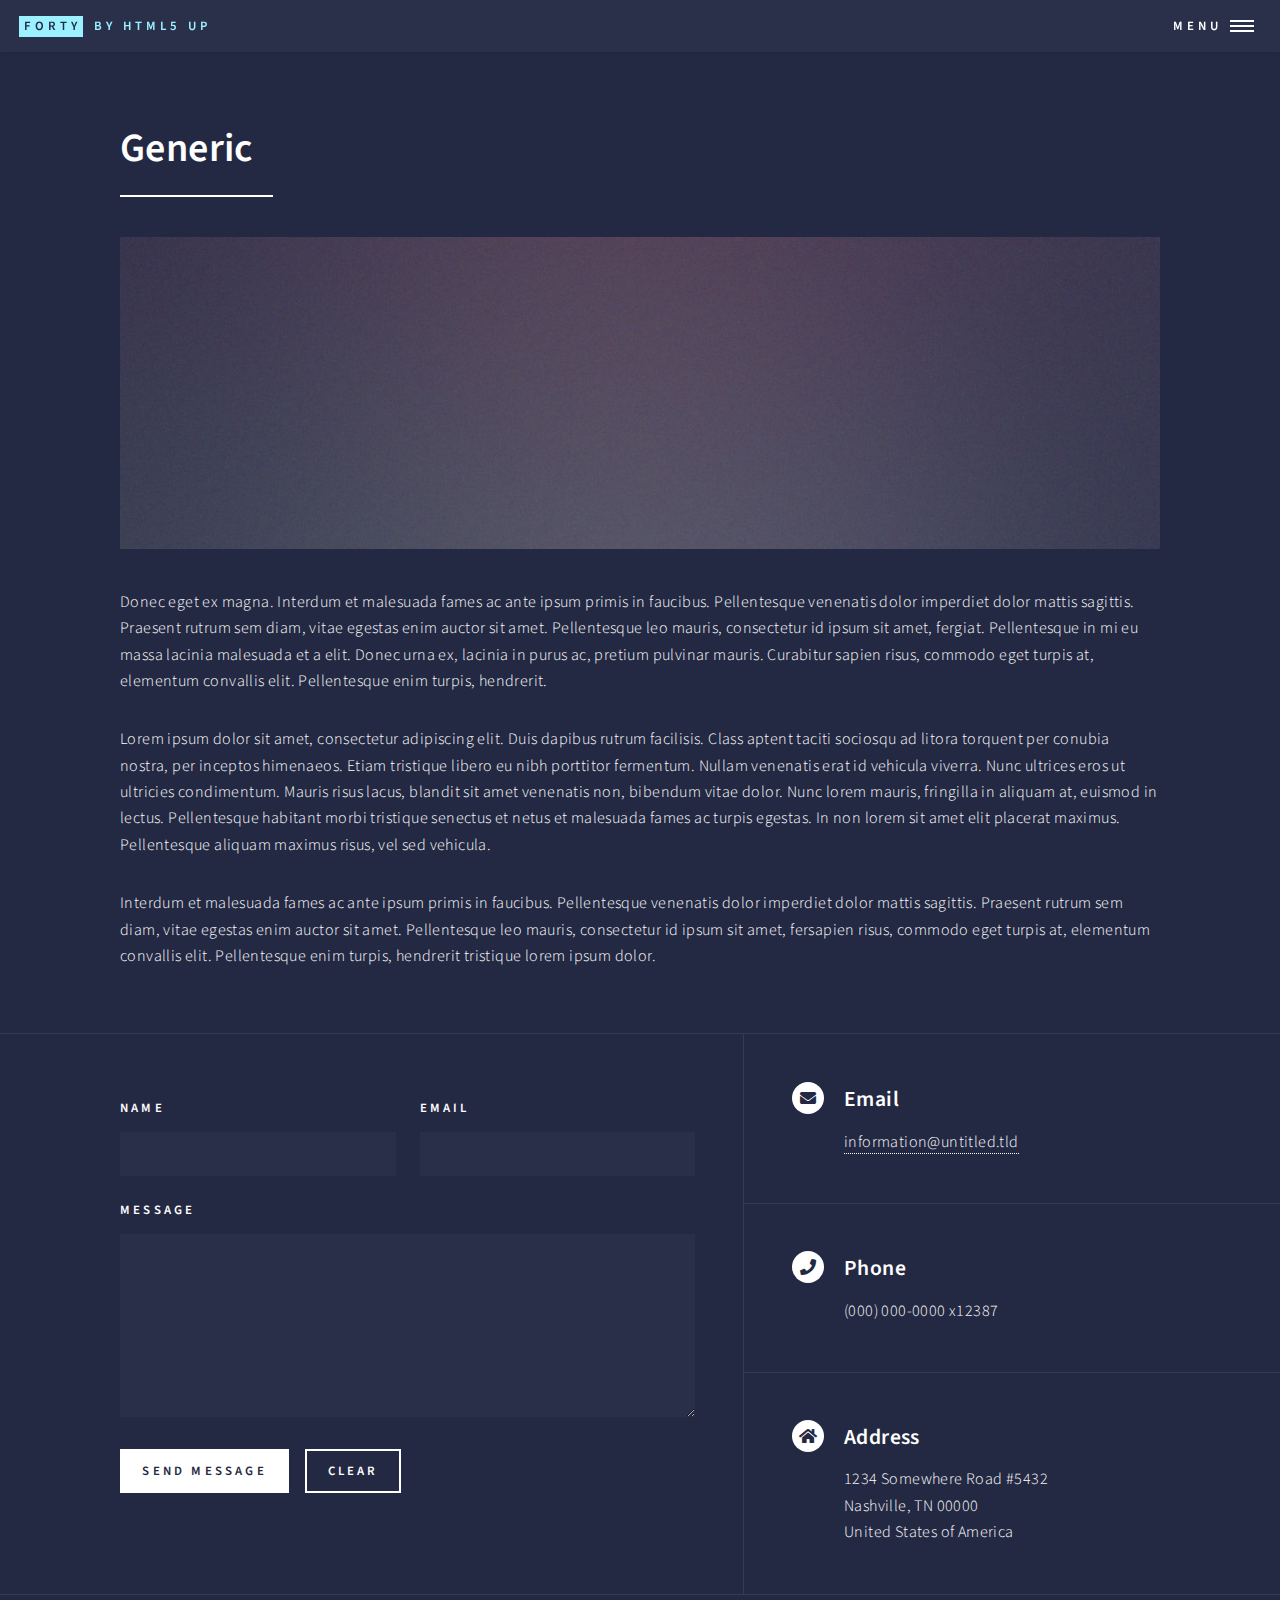
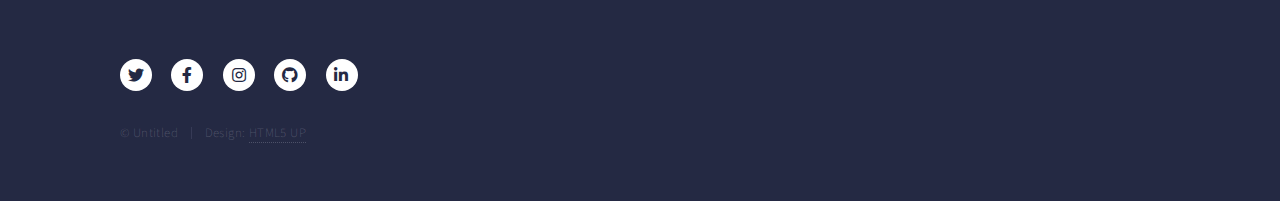
<file: generic.html>
<!DOCTYPE HTML>
<!--
	Forty by HTML5 UP
	html5up.net | @ajlkn
	Free for personal and commercial use under the CCA 3.0 license (html5up.net/license)
-->
<html>
	<head>
		<title>Generic - Forty by HTML5 UP</title>
		<meta charset="utf-8" />
		<meta name="viewport" content="width=device-width, initial-scale=1, user-scalable=no" />
		<link rel="stylesheet" href="assets/css/main.css" />
		<noscript><link rel="stylesheet" href="assets/css/noscript.css" /></noscript>
	</head>
	<body class="is-preload">

		<!-- Wrapper -->
			<div id="wrapper">

				<!-- Header -->
					<header id="header">
						<a href="index.html" class="logo"><strong>Forty</strong> <span>by HTML5 UP</span></a>
						<nav>
							<a href="#menu">Menu</a>
						</nav>
					</header>

				<!-- Menu -->
					<nav id="menu">
						<ul class="links">
							<li><a href="index.html">Home</a></li>
							<li><a href="landing.html">Landing</a></li>
							<li><a href="generic.html">Generic</a></li>
							<li><a href="elements.html">Elements</a></li>
						</ul>
						<ul class="actions stacked">
							<li><a href="#" class="button primary fit">Get Started</a></li>
							<li><a href="#" class="button fit">Log In</a></li>
						</ul>
					</nav>

				<!-- Main -->
					<div id="main" class="alt">

						<!-- One -->
							<section id="one">
								<div class="inner">
									<header class="major">
										<h1>Generic</h1>
									</header>
									<span class="image main"><img src="images/pic11.jpg" alt="" /></span>
									<p>Donec eget ex magna. Interdum et malesuada fames ac ante ipsum primis in faucibus. Pellentesque venenatis dolor imperdiet dolor mattis sagittis. Praesent rutrum sem diam, vitae egestas enim auctor sit amet. Pellentesque leo mauris, consectetur id ipsum sit amet, fergiat. Pellentesque in mi eu massa lacinia malesuada et a elit. Donec urna ex, lacinia in purus ac, pretium pulvinar mauris. Curabitur sapien risus, commodo eget turpis at, elementum convallis elit. Pellentesque enim turpis, hendrerit.</p>
									<p>Lorem ipsum dolor sit amet, consectetur adipiscing elit. Duis dapibus rutrum facilisis. Class aptent taciti sociosqu ad litora torquent per conubia nostra, per inceptos himenaeos. Etiam tristique libero eu nibh porttitor fermentum. Nullam venenatis erat id vehicula viverra. Nunc ultrices eros ut ultricies condimentum. Mauris risus lacus, blandit sit amet venenatis non, bibendum vitae dolor. Nunc lorem mauris, fringilla in aliquam at, euismod in lectus. Pellentesque habitant morbi tristique senectus et netus et malesuada fames ac turpis egestas. In non lorem sit amet elit placerat maximus. Pellentesque aliquam maximus risus, vel sed vehicula.</p>
									<p>Interdum et malesuada fames ac ante ipsum primis in faucibus. Pellentesque venenatis dolor imperdiet dolor mattis sagittis. Praesent rutrum sem diam, vitae egestas enim auctor sit amet. Pellentesque leo mauris, consectetur id ipsum sit amet, fersapien risus, commodo eget turpis at, elementum convallis elit. Pellentesque enim turpis, hendrerit tristique lorem ipsum dolor.</p>
								</div>
							</section>

					</div>

				<!-- Contact -->
					<section id="contact">
						<div class="inner">
							<section>
								<form method="post" action="#">
									<div class="fields">
										<div class="field half">
											<label for="name">Name</label>
											<input type="text" name="name" id="name" />
										</div>
										<div class="field half">
											<label for="email">Email</label>
											<input type="text" name="email" id="email" />
										</div>
										<div class="field">
											<label for="message">Message</label>
											<textarea name="message" id="message" rows="6"></textarea>
										</div>
									</div>
									<ul class="actions">
										<li><input type="submit" value="Send Message" class="primary" /></li>
										<li><input type="reset" value="Clear" /></li>
									</ul>
								</form>
							</section>
							<section class="split">
								<section>
									<div class="contact-method">
										<span class="icon solid alt fa-envelope"></span>
										<h3>Email</h3>
										<a href="#">information@untitled.tld</a>
									</div>
								</section>
								<section>
									<div class="contact-method">
										<span class="icon solid alt fa-phone"></span>
										<h3>Phone</h3>
										<span>(000) 000-0000 x12387</span>
									</div>
								</section>
								<section>
									<div class="contact-method">
										<span class="icon solid alt fa-home"></span>
										<h3>Address</h3>
										<span>1234 Somewhere Road #5432<br />
										Nashville, TN 00000<br />
										United States of America</span>
									</div>
								</section>
							</section>
						</div>
					</section>

				<!-- Footer -->
					<footer id="footer">
						<div class="inner">
							<ul class="icons">
								<li><a href="#" class="icon brands alt fa-twitter"><span class="label">Twitter</span></a></li>
								<li><a href="#" class="icon brands alt fa-facebook-f"><span class="label">Facebook</span></a></li>
								<li><a href="#" class="icon brands alt fa-instagram"><span class="label">Instagram</span></a></li>
								<li><a href="#" class="icon brands alt fa-github"><span class="label">GitHub</span></a></li>
								<li><a href="#" class="icon brands alt fa-linkedin-in"><span class="label">LinkedIn</span></a></li>
							</ul>
							<ul class="copyright">
								<li>&copy; Untitled</li><li>Design: <a href="https://html5up.net">HTML5 UP</a></li>
							</ul>
						</div>
					</footer>

			</div>

		<!-- Scripts -->
			<script src="assets/js/jquery.min.js"></script>
			<script src="assets/js/jquery.scrolly.min.js"></script>
			<script src="assets/js/jquery.scrollex.min.js"></script>
			<script src="assets/js/browser.min.js"></script>
			<script src="assets/js/breakpoints.min.js"></script>
			<script src="assets/js/util.js"></script>
			<script src="assets/js/main.js"></script>

	</body>
</html>
</file>
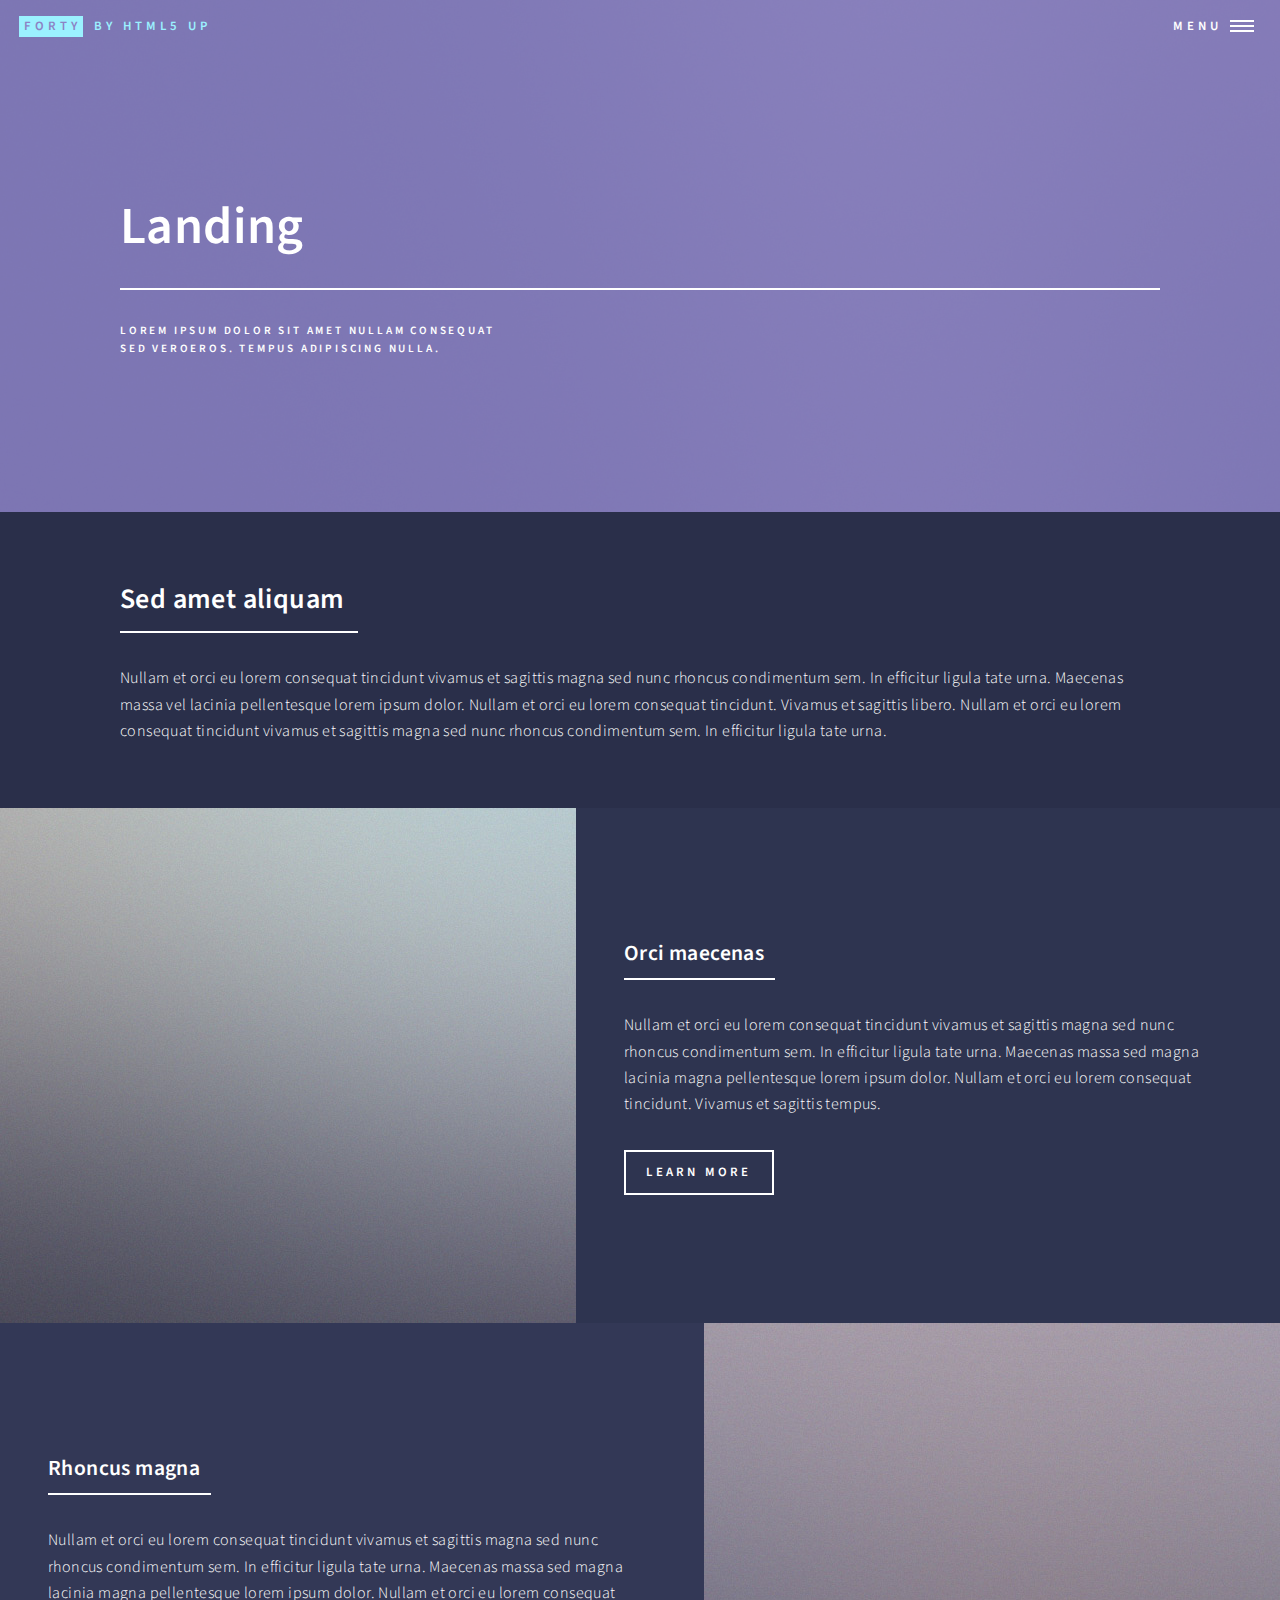
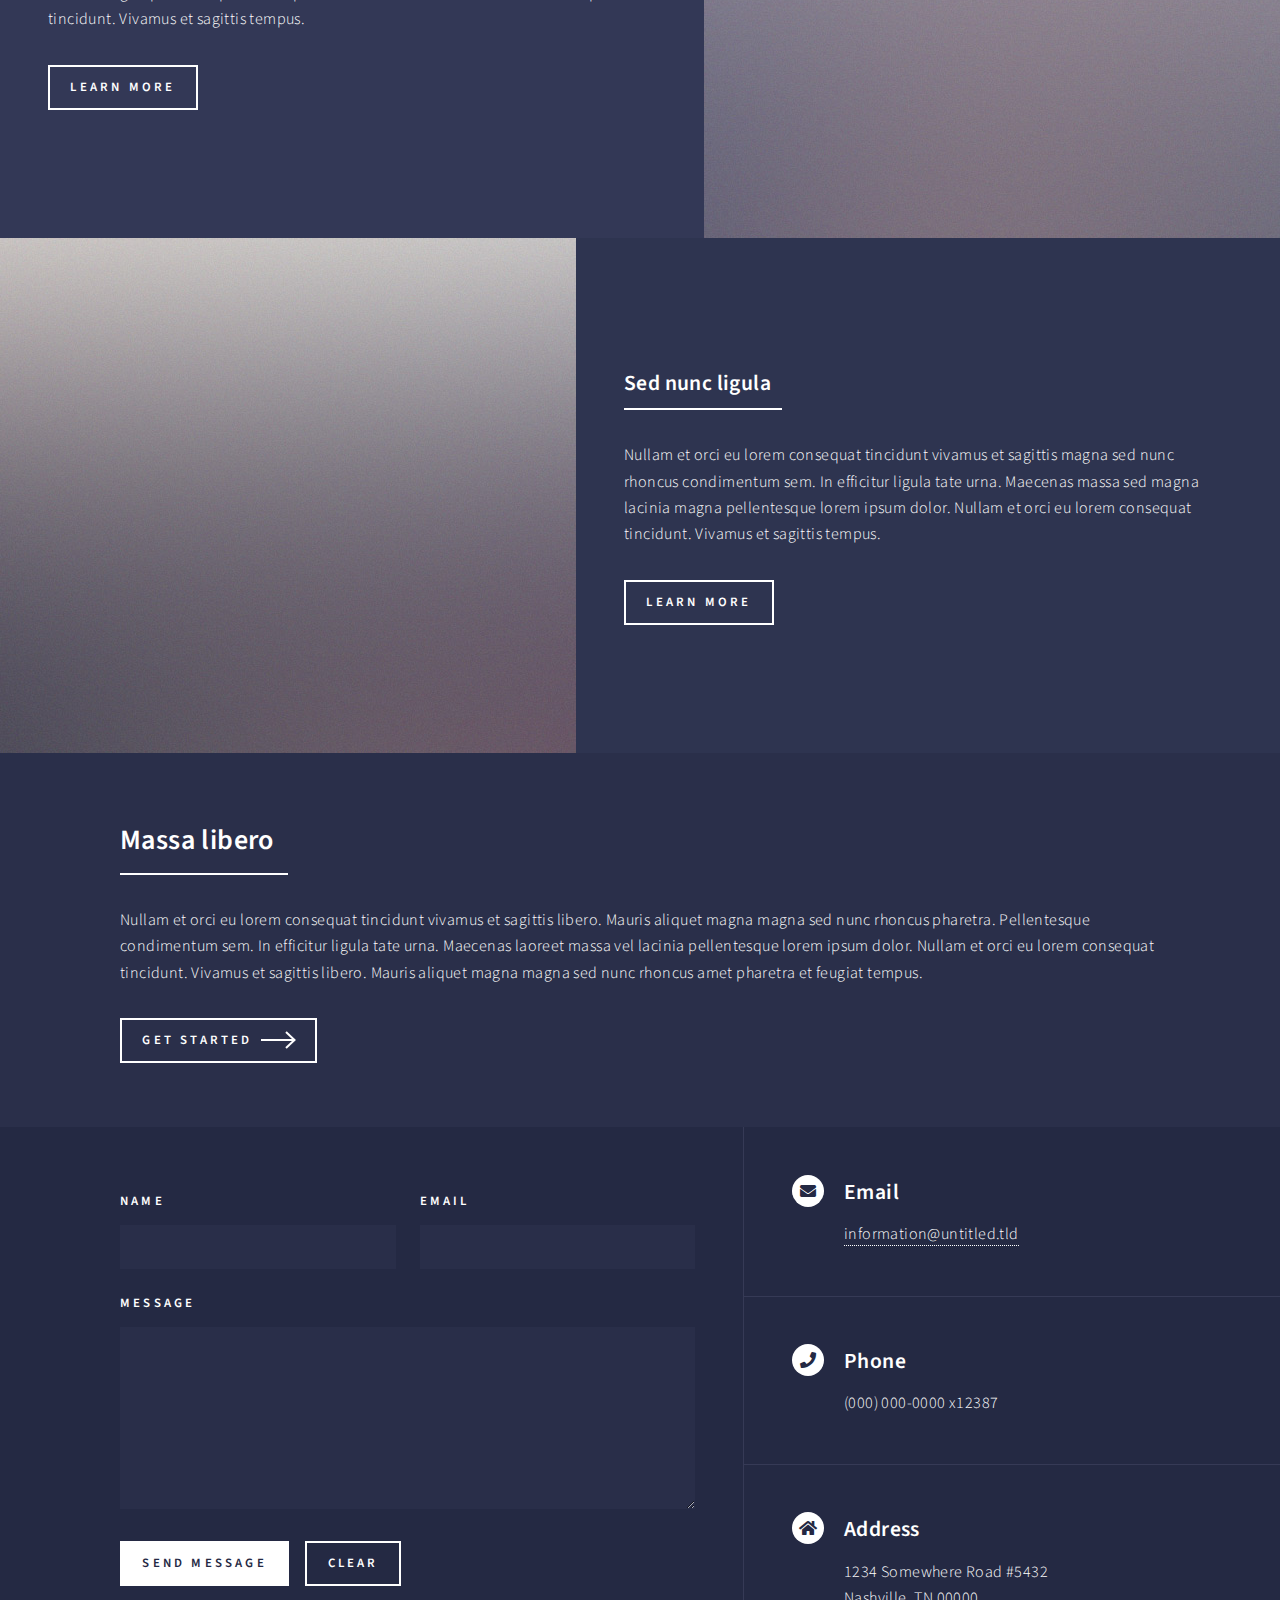
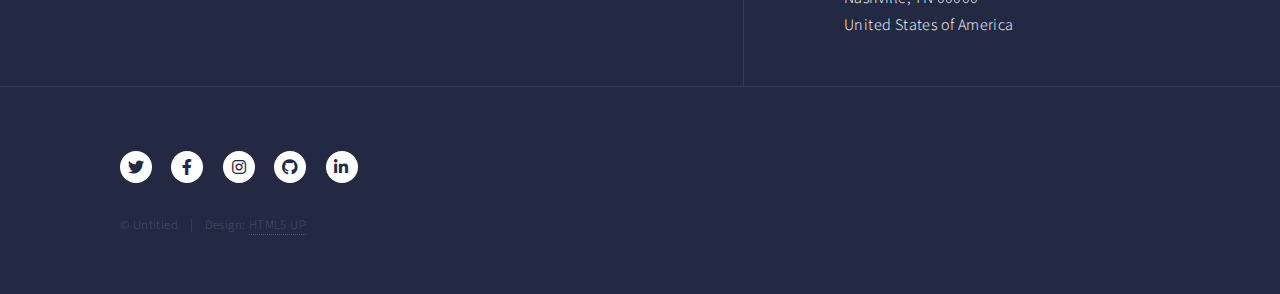
<file: landing.html>
<!DOCTYPE HTML>
<!--
	Forty by HTML5 UP
	html5up.net | @ajlkn
	Free for personal and commercial use under the CCA 3.0 license (html5up.net/license)
-->
<html>
	<head>
		<title>Landing - Forty by HTML5 UP</title>
		<meta charset="utf-8" />
		<meta name="viewport" content="width=device-width, initial-scale=1, user-scalable=no" />
		<link rel="stylesheet" href="assets/css/main.css" />
		<noscript><link rel="stylesheet" href="assets/css/noscript.css" /></noscript>
	</head>
	<body class="is-preload">

		<!-- Wrapper -->
			<div id="wrapper">

				<!-- Header -->
				<!-- Note: The "styleN" class below should match that of the banner element. -->
					<header id="header" class="alt style2">
						<a href="index.html" class="logo"><strong>Forty</strong> <span>by HTML5 UP</span></a>
						<nav>
							<a href="#menu">Menu</a>
						</nav>
					</header>

				<!-- Menu -->
					<nav id="menu">
						<ul class="links">
							<li><a href="index.html">Home</a></li>
							<li><a href="landing.html">Landing</a></li>
							<li><a href="generic.html">Generic</a></li>
							<li><a href="elements.html">Elements</a></li>
						</ul>
						<ul class="actions stacked">
							<li><a href="#" class="button primary fit">Get Started</a></li>
							<li><a href="#" class="button fit">Log In</a></li>
						</ul>
					</nav>

				<!-- Banner -->
				<!-- Note: The "styleN" class below should match that of the header element. -->
					<section id="banner" class="style2">
						<div class="inner">
							<span class="image">
								<img src="images/pic07.jpg" alt="" />
							</span>
							<header class="major">
								<h1>Landing</h1>
							</header>
							<div class="content">
								<p>Lorem ipsum dolor sit amet nullam consequat<br />
								sed veroeros. tempus adipiscing nulla.</p>
							</div>
						</div>
					</section>

				<!-- Main -->
					<div id="main">

						<!-- One -->
							<section id="one">
								<div class="inner">
									<header class="major">
										<h2>Sed amet aliquam</h2>
									</header>
									<p>Nullam et orci eu lorem consequat tincidunt vivamus et sagittis magna sed nunc rhoncus condimentum sem. In efficitur ligula tate urna. Maecenas massa vel lacinia pellentesque lorem ipsum dolor. Nullam et orci eu lorem consequat tincidunt. Vivamus et sagittis libero. Nullam et orci eu lorem consequat tincidunt vivamus et sagittis magna sed nunc rhoncus condimentum sem. In efficitur ligula tate urna.</p>
								</div>
							</section>

						<!-- Two -->
							<section id="two" class="spotlights">
								<section>
									<a href="generic.html" class="image">
										<img src="images/pic08.jpg" alt="" data-position="center center" />
									</a>
									<div class="content">
										<div class="inner">
											<header class="major">
												<h3>Orci maecenas</h3>
											</header>
											<p>Nullam et orci eu lorem consequat tincidunt vivamus et sagittis magna sed nunc rhoncus condimentum sem. In efficitur ligula tate urna. Maecenas massa sed magna lacinia magna pellentesque lorem ipsum dolor. Nullam et orci eu lorem consequat tincidunt. Vivamus et sagittis tempus.</p>
											<ul class="actions">
												<li><a href="generic.html" class="button">Learn more</a></li>
											</ul>
										</div>
									</div>
								</section>
								<section>
									<a href="generic.html" class="image">
										<img src="images/pic09.jpg" alt="" data-position="top center" />
									</a>
									<div class="content">
										<div class="inner">
											<header class="major">
												<h3>Rhoncus magna</h3>
											</header>
											<p>Nullam et orci eu lorem consequat tincidunt vivamus et sagittis magna sed nunc rhoncus condimentum sem. In efficitur ligula tate urna. Maecenas massa sed magna lacinia magna pellentesque lorem ipsum dolor. Nullam et orci eu lorem consequat tincidunt. Vivamus et sagittis tempus.</p>
											<ul class="actions">
												<li><a href="generic.html" class="button">Learn more</a></li>
											</ul>
										</div>
									</div>
								</section>
								<section>
									<a href="generic.html" class="image">
										<img src="images/pic10.jpg" alt="" data-position="25% 25%" />
									</a>
									<div class="content">
										<div class="inner">
											<header class="major">
												<h3>Sed nunc ligula</h3>
											</header>
											<p>Nullam et orci eu lorem consequat tincidunt vivamus et sagittis magna sed nunc rhoncus condimentum sem. In efficitur ligula tate urna. Maecenas massa sed magna lacinia magna pellentesque lorem ipsum dolor. Nullam et orci eu lorem consequat tincidunt. Vivamus et sagittis tempus.</p>
											<ul class="actions">
												<li><a href="generic.html" class="button">Learn more</a></li>
											</ul>
										</div>
									</div>
								</section>
							</section>

						<!-- Three -->
							<section id="three">
								<div class="inner">
									<header class="major">
										<h2>Massa libero</h2>
									</header>
									<p>Nullam et orci eu lorem consequat tincidunt vivamus et sagittis libero. Mauris aliquet magna magna sed nunc rhoncus pharetra. Pellentesque condimentum sem. In efficitur ligula tate urna. Maecenas laoreet massa vel lacinia pellentesque lorem ipsum dolor. Nullam et orci eu lorem consequat tincidunt. Vivamus et sagittis libero. Mauris aliquet magna magna sed nunc rhoncus amet pharetra et feugiat tempus.</p>
									<ul class="actions">
										<li><a href="generic.html" class="button next">Get Started</a></li>
									</ul>
								</div>
							</section>

					</div>

				<!-- Contact -->
					<section id="contact">
						<div class="inner">
							<section>
								<form method="post" action="#">
									<div class="fields">
										<div class="field half">
											<label for="name">Name</label>
											<input type="text" name="name" id="name" />
										</div>
										<div class="field half">
											<label for="email">Email</label>
											<input type="text" name="email" id="email" />
										</div>
										<div class="field">
											<label for="message">Message</label>
											<textarea name="message" id="message" rows="6"></textarea>
										</div>
									</div>
									<ul class="actions">
										<li><input type="submit" value="Send Message" class="primary" /></li>
										<li><input type="reset" value="Clear" /></li>
									</ul>
								</form>
							</section>
							<section class="split">
								<section>
									<div class="contact-method">
										<span class="icon solid alt fa-envelope"></span>
										<h3>Email</h3>
										<a href="#">information@untitled.tld</a>
									</div>
								</section>
								<section>
									<div class="contact-method">
										<span class="icon solid alt fa-phone"></span>
										<h3>Phone</h3>
										<span>(000) 000-0000 x12387</span>
									</div>
								</section>
								<section>
									<div class="contact-method">
										<span class="icon solid alt fa-home"></span>
										<h3>Address</h3>
										<span>1234 Somewhere Road #5432<br />
										Nashville, TN 00000<br />
										United States of America</span>
									</div>
								</section>
							</section>
						</div>
					</section>

				<!-- Footer -->
					<footer id="footer">
						<div class="inner">
							<ul class="icons">
								<li><a href="#" class="icon brands alt fa-twitter"><span class="label">Twitter</span></a></li>
								<li><a href="#" class="icon brands alt fa-facebook-f"><span class="label">Facebook</span></a></li>
								<li><a href="#" class="icon brands alt fa-instagram"><span class="label">Instagram</span></a></li>
								<li><a href="#" class="icon brands alt fa-github"><span class="label">GitHub</span></a></li>
								<li><a href="#" class="icon brands alt fa-linkedin-in"><span class="label">LinkedIn</span></a></li>
							</ul>
							<ul class="copyright">
								<li>&copy; Untitled</li><li>Design: <a href="https://html5up.net">HTML5 UP</a></li>
							</ul>
						</div>
					</footer>

			</div>

		<!-- Scripts -->
			<script src="assets/js/jquery.min.js"></script>
			<script src="assets/js/jquery.scrolly.min.js"></script>
			<script src="assets/js/jquery.scrollex.min.js"></script>
			<script src="assets/js/browser.min.js"></script>
			<script src="assets/js/breakpoints.min.js"></script>
			<script src="assets/js/util.js"></script>
			<script src="assets/js/main.js"></script>

	</body>
</html>
</file>
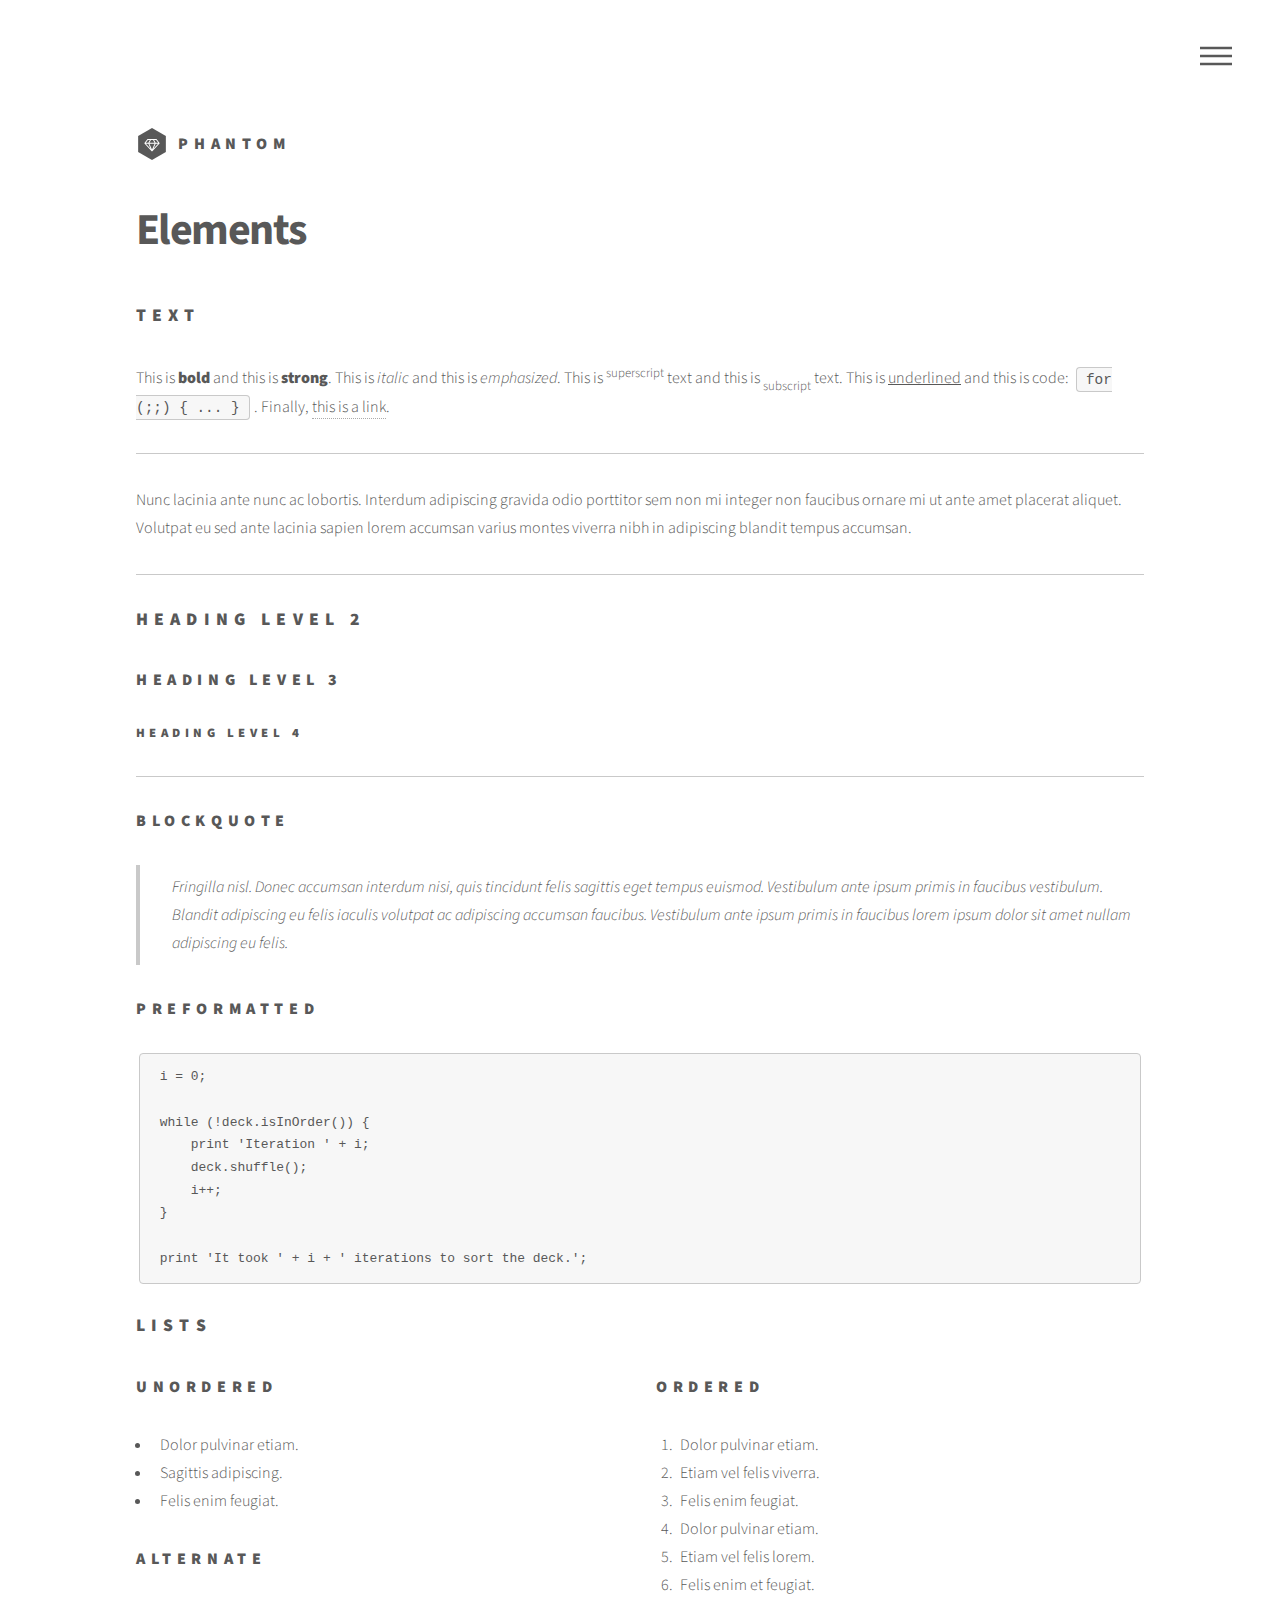
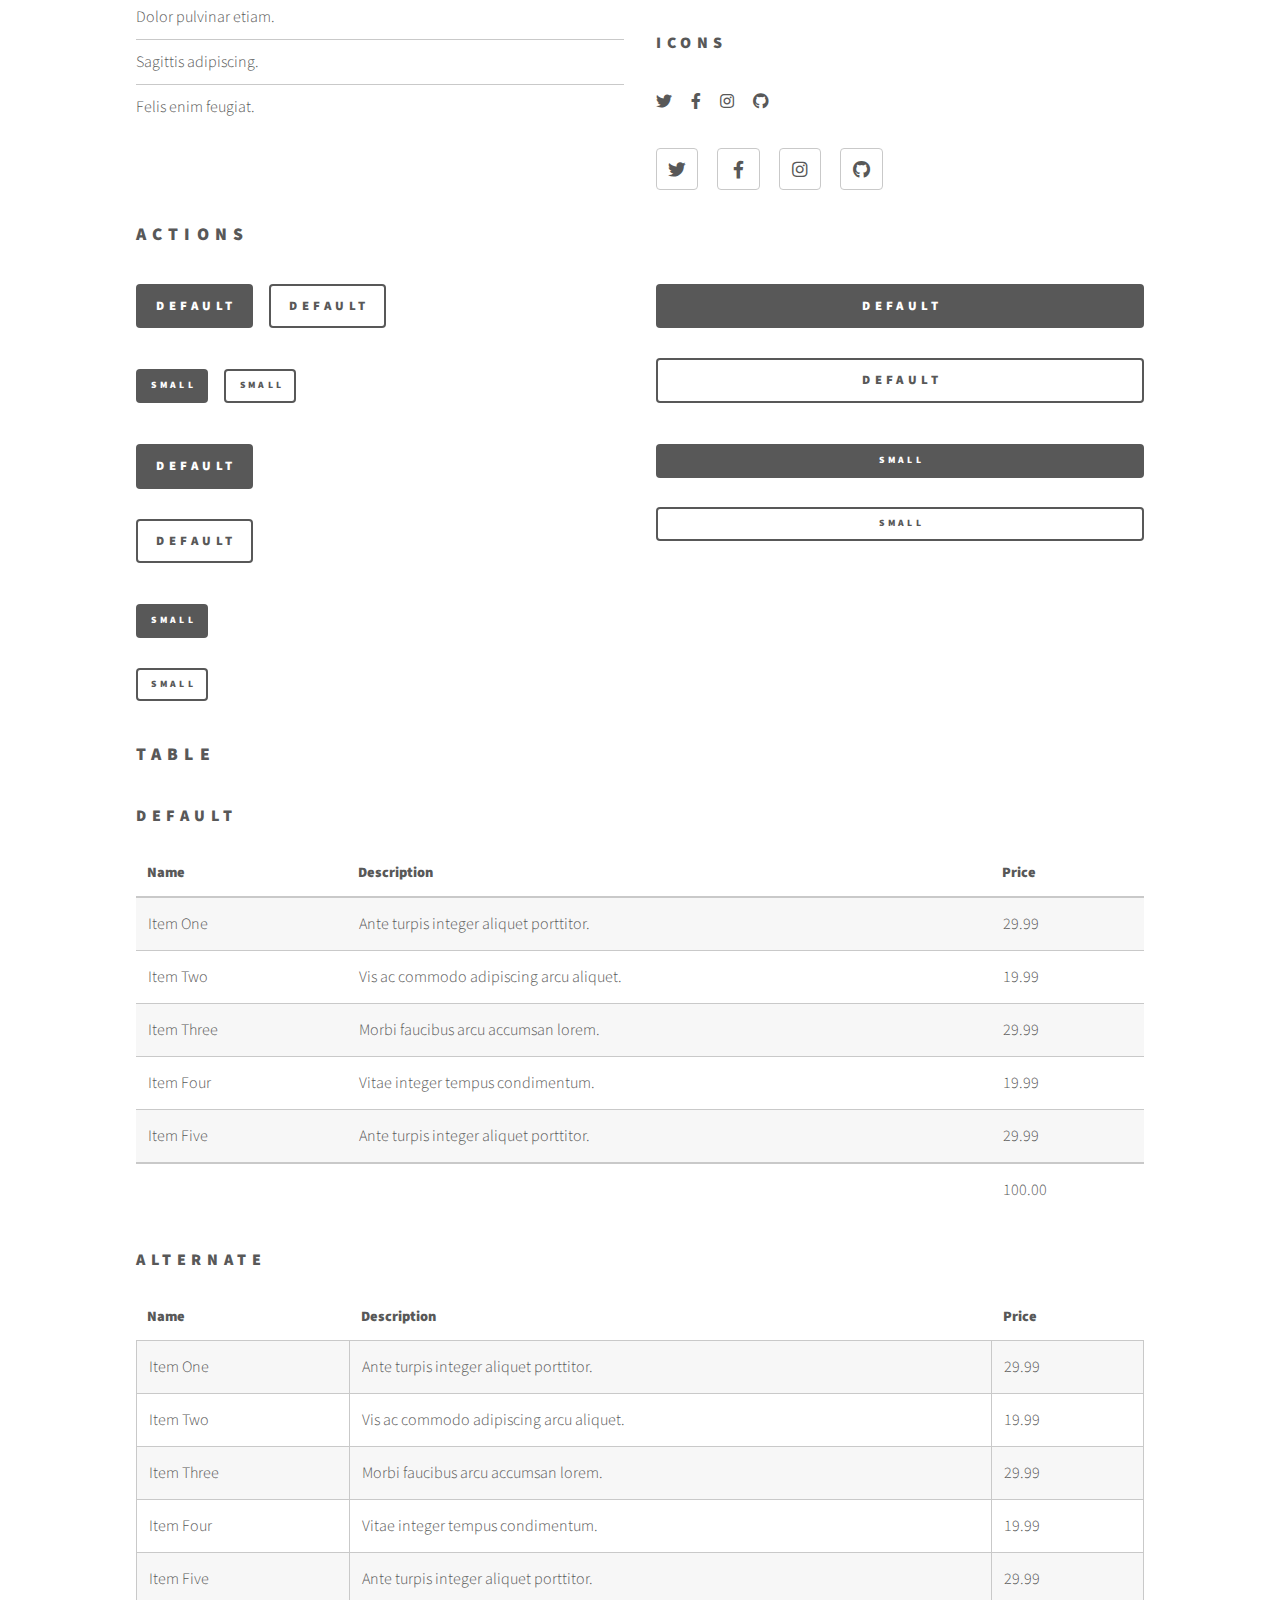
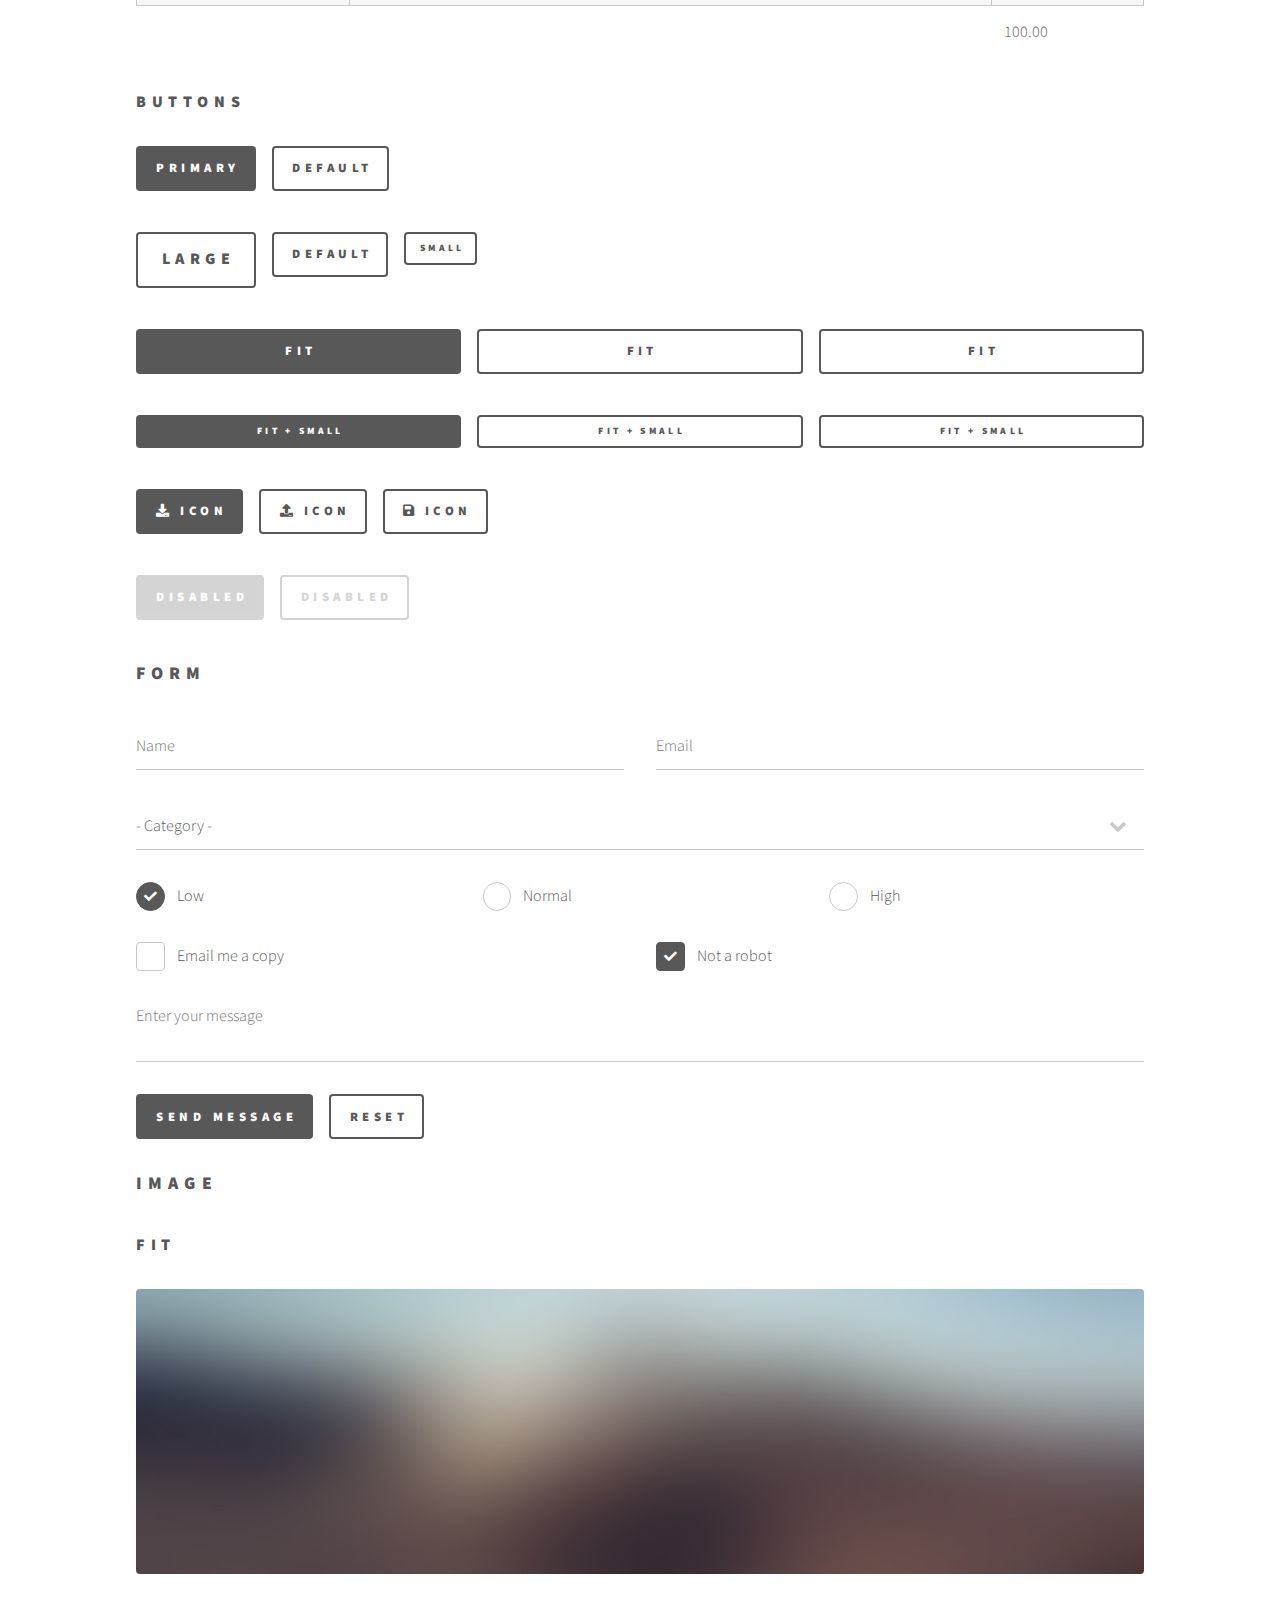
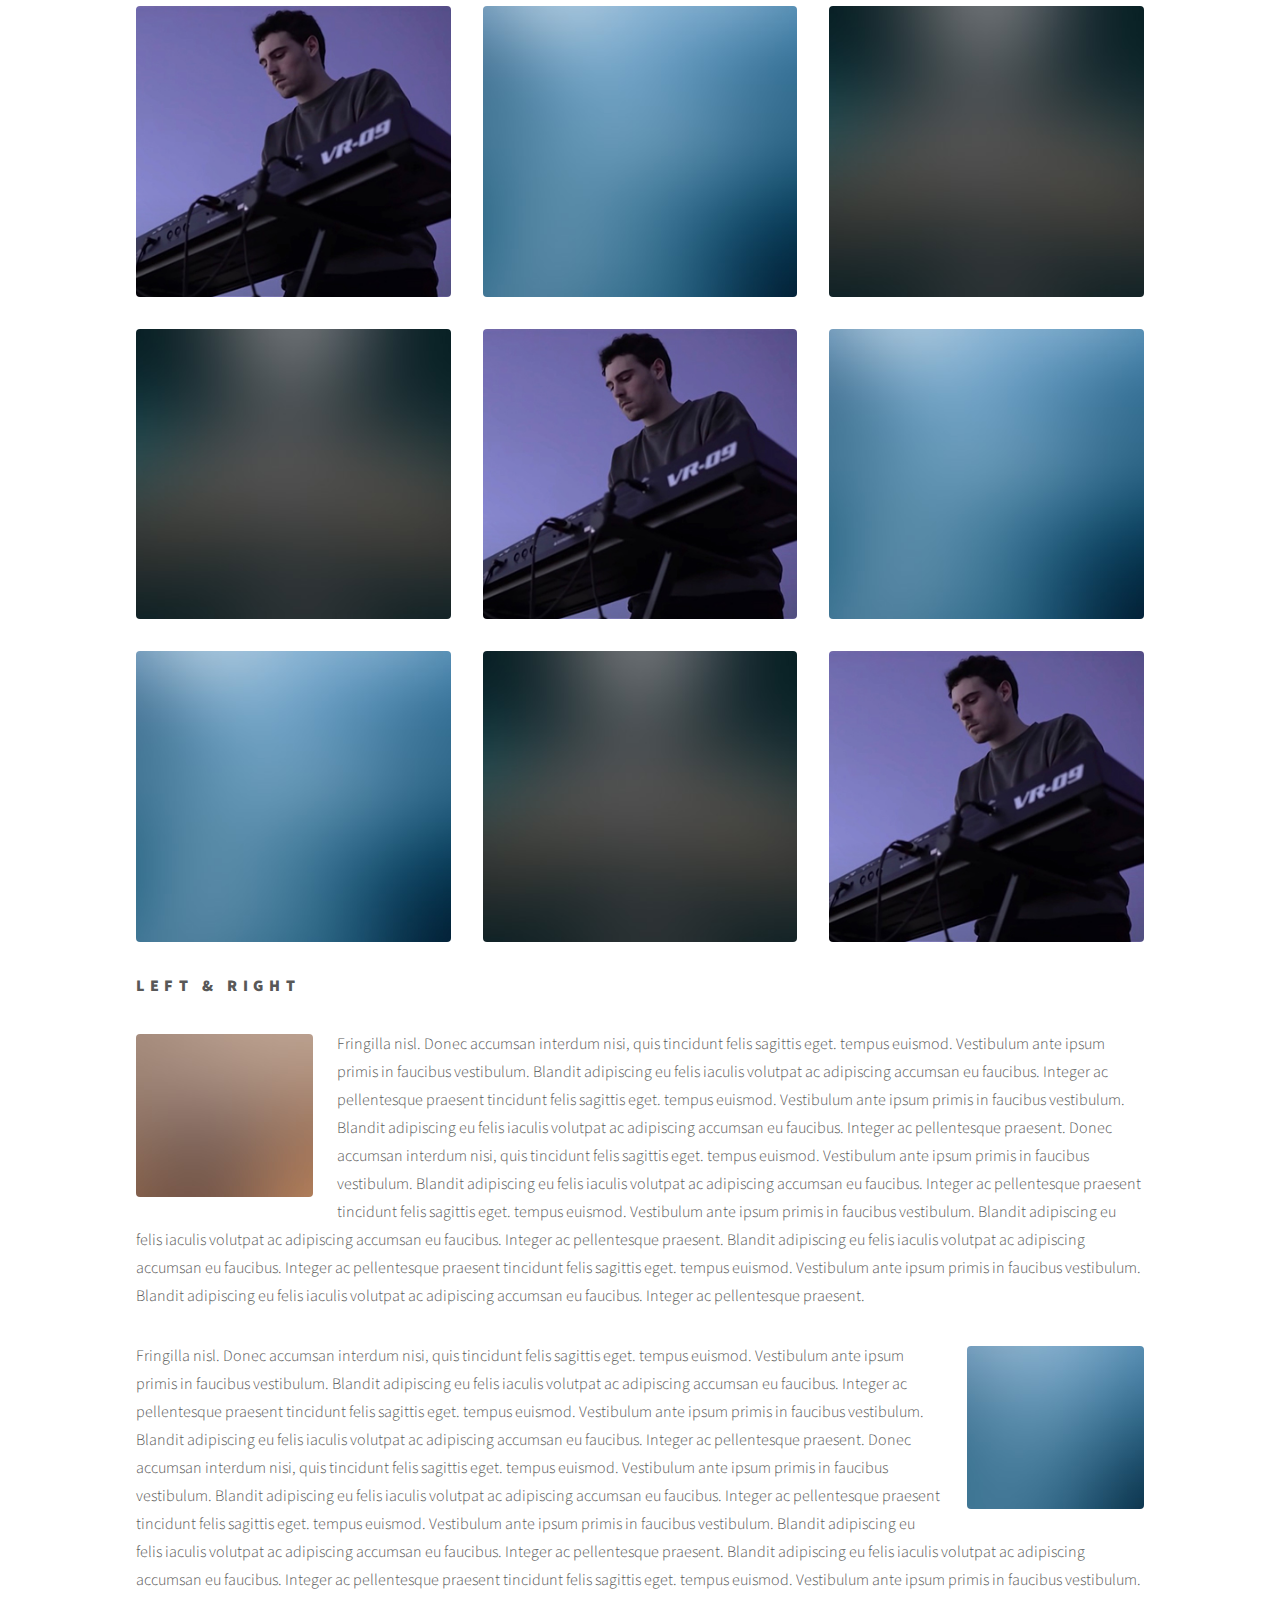
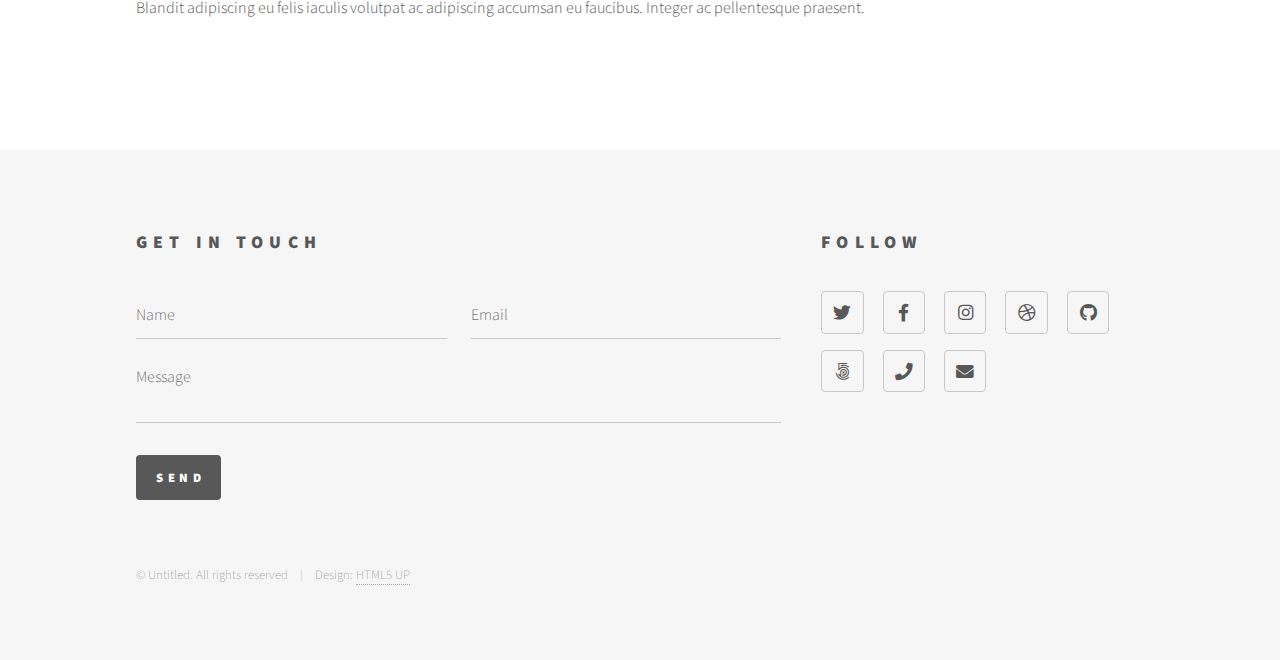
<file: TEMPLATES/html5up-phantom/elements.html>
<!DOCTYPE HTML>
<!--
	Phantom by HTML5 UP
	html5up.net | @ajlkn
	Free for personal and commercial use under the CCA 3.0 license (html5up.net/license)
-->
<html>
	<head>
		<title>Elements - Phantom by HTML5 UP</title>
		<meta charset="utf-8" />
		<meta name="viewport" content="width=device-width, initial-scale=1, user-scalable=no" />
		<link rel="stylesheet" href="assets/css/main.css" />
		<noscript><link rel="stylesheet" href="assets/css/noscript.css" /></noscript>
	</head>
	<body class="is-preload">
		<!-- Wrapper -->
			<div id="wrapper">

				<!-- Header -->
					<header id="header">
						<div class="inner">

							<!-- Logo -->
								<a href="index.html" class="logo">
									<span class="symbol"><img src="images/logo.svg" alt="" /></span><span class="title">Phantom</span>
								</a>

							<!-- Nav -->
								<nav>
									<ul>
										<li><a href="#menu">Menu</a></li>
									</ul>
								</nav>

						</div>
					</header>

				<!-- Menu -->
					<nav id="menu">
						<h2>Menu</h2>
						<ul>
							<li><a href="index.html">Home</a></li>
							<li><a href="generic.html">Ipsum veroeros</a></li>
							<li><a href="generic.html">Tempus etiam</a></li>
							<li><a href="generic.html">Consequat dolor</a></li>
							<li><a href="elements.html">Elements</a></li>
						</ul>
					</nav>

				<!-- Main -->
					<div id="main">
						<div class="inner">
							<h1>Elements</h1>

							<!-- Text -->
								<section>
									<h2>Text</h2>
									<p>This is <b>bold</b> and this is <strong>strong</strong>. This is <i>italic</i> and this is <em>emphasized</em>.
									This is <sup>superscript</sup> text and this is <sub>subscript</sub> text.
									This is <u>underlined</u> and this is code: <code>for (;;) { ... }</code>. Finally, <a href="#">this is a link</a>.</p>
									<hr />
									<p>Nunc lacinia ante nunc ac lobortis. Interdum adipiscing gravida odio porttitor sem non mi integer non faucibus ornare mi ut ante amet placerat aliquet. Volutpat eu sed ante lacinia sapien lorem accumsan varius montes viverra nibh in adipiscing blandit tempus accumsan.</p>
									<hr />
									<h2>Heading Level 2</h2>
									<h3>Heading Level 3</h3>
									<h4>Heading Level 4</h4>
									<hr />
									<h3>Blockquote</h3>
									<blockquote>Fringilla nisl. Donec accumsan interdum nisi, quis tincidunt felis sagittis eget tempus euismod. Vestibulum ante ipsum primis in faucibus vestibulum. Blandit adipiscing eu felis iaculis volutpat ac adipiscing accumsan faucibus. Vestibulum ante ipsum primis in faucibus lorem ipsum dolor sit amet nullam adipiscing eu felis.</blockquote>
									<h3>Preformatted</h3>
									<pre><code>i = 0;

while (!deck.isInOrder()) {
    print 'Iteration ' + i;
    deck.shuffle();
    i++;
}

print 'It took ' + i + ' iterations to sort the deck.';</code></pre>
								</section>

							<!-- Lists -->
								<section>
									<h2>Lists</h2>
									<div class="row">
										<div class="col-6 col-12-medium">
											<h3>Unordered</h3>
											<ul>
												<li>Dolor pulvinar etiam.</li>
												<li>Sagittis adipiscing.</li>
												<li>Felis enim feugiat.</li>
											</ul>
											<h3>Alternate</h3>
											<ul class="alt">
												<li>Dolor pulvinar etiam.</li>
												<li>Sagittis adipiscing.</li>
												<li>Felis enim feugiat.</li>
											</ul>
										</div>
										<div class="col-6 col-12-medium">
											<h3>Ordered</h3>
											<ol>
												<li>Dolor pulvinar etiam.</li>
												<li>Etiam vel felis viverra.</li>
												<li>Felis enim feugiat.</li>
												<li>Dolor pulvinar etiam.</li>
												<li>Etiam vel felis lorem.</li>
												<li>Felis enim et feugiat.</li>
											</ol>
											<h3>Icons</h3>
											<ul class="icons">
												<li><a href="#" class="icon brands style1 fa-twitter"><span class="label">Twitter</span></a></li>
												<li><a href="#" class="icon brands style1 fa-facebook-f"><span class="label">Facebook</span></a></li>
												<li><a href="#" class="icon brands style1 fa-instagram"><span class="label">Instagram</span></a></li>
												<li><a href="#" class="icon brands style1 fa-github"><span class="label">Github</span></a></li>
											</ul>
											<ul class="icons">
												<li><a href="#" class="icon brands style2 fa-twitter"><span class="label">Twitter</span></a></li>
												<li><a href="#" class="icon brands style2 fa-facebook-f"><span class="label">Facebook</span></a></li>
												<li><a href="#" class="icon brands style2 fa-instagram"><span class="label">Instagram</span></a></li>
												<li><a href="#" class="icon brands style2 fa-github"><span class="label">Github</span></a></li>
											</ul>
										</div>
									</div>
									<h2>Actions</h2>
									<div class="row">
										<div class="col-6 col-12-medium">
											<ul class="actions">
												<li><a href="#" class="button primary">Default</a></li>
												<li><a href="#" class="button">Default</a></li>
											</ul>
											<ul class="actions small">
												<li><a href="#" class="button primary small">Small</a></li>
												<li><a href="#" class="button small">Small</a></li>
											</ul>
											<ul class="actions stacked">
												<li><a href="#" class="button primary">Default</a></li>
												<li><a href="#" class="button">Default</a></li>
											</ul>
											<ul class="actions stacked">
												<li><a href="#" class="button primary small">Small</a></li>
												<li><a href="#" class="button small">Small</a></li>
											</ul>
										</div>
										<div class="col-6 col-12-medium">
											<ul class="actions stacked">
												<li><a href="#" class="button primary fit">Default</a></li>
												<li><a href="#" class="button fit">Default</a></li>
											</ul>
											<ul class="actions stacked">
												<li><a href="#" class="button primary small fit">Small</a></li>
												<li><a href="#" class="button small fit">Small</a></li>
											</ul>
										</div>
									</div>
								</section>

							<!-- Table -->
								<section>
									<h2>Table</h2>
									<h3>Default</h3>
									<div class="table-wrapper">
										<table>
											<thead>
												<tr>
													<th>Name</th>
													<th>Description</th>
													<th>Price</th>
												</tr>
											</thead>
											<tbody>
												<tr>
													<td>Item One</td>
													<td>Ante turpis integer aliquet porttitor.</td>
													<td>29.99</td>
												</tr>
												<tr>
													<td>Item Two</td>
													<td>Vis ac commodo adipiscing arcu aliquet.</td>
													<td>19.99</td>
												</tr>
												<tr>
													<td>Item Three</td>
													<td> Morbi faucibus arcu accumsan lorem.</td>
													<td>29.99</td>
												</tr>
												<tr>
													<td>Item Four</td>
													<td>Vitae integer tempus condimentum.</td>
													<td>19.99</td>
												</tr>
												<tr>
													<td>Item Five</td>
													<td>Ante turpis integer aliquet porttitor.</td>
													<td>29.99</td>
												</tr>
											</tbody>
											<tfoot>
												<tr>
													<td colspan="2"></td>
													<td>100.00</td>
												</tr>
											</tfoot>
										</table>
									</div>

									<h3>Alternate</h3>
									<div class="table-wrapper">
										<table class="alt">
											<thead>
												<tr>
													<th>Name</th>
													<th>Description</th>
													<th>Price</th>
												</tr>
											</thead>
											<tbody>
												<tr>
													<td>Item One</td>
													<td>Ante turpis integer aliquet porttitor.</td>
													<td>29.99</td>
												</tr>
												<tr>
													<td>Item Two</td>
													<td>Vis ac commodo adipiscing arcu aliquet.</td>
													<td>19.99</td>
												</tr>
												<tr>
													<td>Item Three</td>
													<td> Morbi faucibus arcu accumsan lorem.</td>
													<td>29.99</td>
												</tr>
												<tr>
													<td>Item Four</td>
													<td>Vitae integer tempus condimentum.</td>
													<td>19.99</td>
												</tr>
												<tr>
													<td>Item Five</td>
													<td>Ante turpis integer aliquet porttitor.</td>
													<td>29.99</td>
												</tr>
											</tbody>
											<tfoot>
												<tr>
													<td colspan="2"></td>
													<td>100.00</td>
												</tr>
											</tfoot>
										</table>
									</div>
								</section>

							<!-- Buttons -->
								<section>
									<h3>Buttons</h3>
									<ul class="actions">
										<li><a href="#" class="button primary">Primary</a></li>
										<li><a href="#" class="button">Default</a></li>
									</ul>
									<ul class="actions">
										<li><a href="#" class="button large">Large</a></li>
										<li><a href="#" class="button">Default</a></li>
										<li><a href="#" class="button small">Small</a></li>
									</ul>
									<ul class="actions fit">
										<li><a href="#" class="button primary fit">Fit</a></li>
										<li><a href="#" class="button fit">Fit</a></li>
										<li><a href="#" class="button fit">Fit</a></li>
									</ul>
									<ul class="actions fit small">
										<li><a href="#" class="button primary fit small">Fit + Small</a></li>
										<li><a href="#" class="button fit small">Fit + Small</a></li>
										<li><a href="#" class="button fit small">Fit + Small</a></li>
									</ul>
									<ul class="actions">
										<li><a href="#" class="button primary icon solid fa-download">Icon</a></li>
										<li><a href="#" class="button icon solid fa-upload">Icon</a></li>
										<li><a href="#" class="button icon solid fa-save">Icon</a></li>
									</ul>
									<ul class="actions">
										<li><span class="button primary disabled">Disabled</span></li>
										<li><span class="button disabled">Disabled</span></li>
									</ul>
								</section>

							<!-- Form -->
								<section>
									<h2>Form</h2>
									<form method="post" action="#">
										<div class="row gtr-uniform">
											<div class="col-6 col-12-xsmall">
												<input type="text" name="demo-name" id="demo-name" value="" placeholder="Name" />
											</div>
											<div class="col-6 col-12-xsmall">
												<input type="email" name="demo-email" id="demo-email" value="" placeholder="Email" />
											</div>
											<div class="col-12">
												<select name="demo-category" id="demo-category">
													<option value="">- Category -</option>
													<option value="1">Manufacturing</option>
													<option value="1">Shipping</option>
													<option value="1">Administration</option>
													<option value="1">Human Resources</option>
												</select>
											</div>
											<div class="col-4 col-12-small">
												<input type="radio" id="demo-priority-low" name="demo-priority" checked>
												<label for="demo-priority-low">Low</label>
											</div>
											<div class="col-4 col-12-small">
												<input type="radio" id="demo-priority-normal" name="demo-priority">
												<label for="demo-priority-normal">Normal</label>
											</div>
											<div class="col-4 col-12-small">
												<input type="radio" id="demo-priority-high" name="demo-priority">
												<label for="demo-priority-high">High</label>
											</div>
											<div class="col-6 col-12-small">
												<input type="checkbox" id="demo-copy" name="demo-copy">
												<label for="demo-copy">Email me a copy</label>
											</div>
											<div class="col-6 col-12-small">
												<input type="checkbox" id="demo-human" name="demo-human" checked>
												<label for="demo-human">Not a robot</label>
											</div>
											<div class="col-12">
												<textarea name="demo-message" id="demo-message" placeholder="Enter your message" rows="6"></textarea>
											</div>
											<div class="col-12">
												<ul class="actions">
													<li><input type="submit" value="Send Message" class="primary" /></li>
													<li><input type="reset" value="Reset" /></li>
												</ul>
											</div>
										</div>
									</form>
								</section>

							<!-- Image -->
								<section>
									<h2>Image</h2>
									<h3>Fit</h3>
									<div class="box alt">
										<div class="row gtr-uniform">
											<div class="col-12"><span class="image fit"><img src="images/pic13.jpg" alt="" /></span></div>
											<div class="col-4"><span class="image fit"><img src="images/pic01.jpg" alt="" /></span></div>
											<div class="col-4"><span class="image fit"><img src="images/pic02.jpg" alt="" /></span></div>
											<div class="col-4"><span class="image fit"><img src="images/pic03.jpg" alt="" /></span></div>
											<div class="col-4"><span class="image fit"><img src="images/pic03.jpg" alt="" /></span></div>
											<div class="col-4"><span class="image fit"><img src="images/pic01.jpg" alt="" /></span></div>
											<div class="col-4"><span class="image fit"><img src="images/pic02.jpg" alt="" /></span></div>
											<div class="col-4"><span class="image fit"><img src="images/pic02.jpg" alt="" /></span></div>
											<div class="col-4"><span class="image fit"><img src="images/pic03.jpg" alt="" /></span></div>
											<div class="col-4"><span class="image fit"><img src="images/pic01.jpg" alt="" /></span></div>
										</div>
									</div>
									<h3>Left &amp; Right</h3>
									<p><span class="image left"><img src="images/pic14.jpg" alt="" /></span>Fringilla nisl. Donec accumsan interdum nisi, quis tincidunt felis sagittis eget. tempus euismod. Vestibulum ante ipsum primis in faucibus vestibulum. Blandit adipiscing eu felis iaculis volutpat ac adipiscing accumsan eu faucibus. Integer ac pellentesque praesent tincidunt felis sagittis eget. tempus euismod. Vestibulum ante ipsum primis in faucibus vestibulum. Blandit adipiscing eu felis iaculis volutpat ac adipiscing accumsan eu faucibus. Integer ac pellentesque praesent. Donec accumsan interdum nisi, quis tincidunt felis sagittis eget. tempus euismod. Vestibulum ante ipsum primis in faucibus vestibulum. Blandit adipiscing eu felis iaculis volutpat ac adipiscing accumsan eu faucibus. Integer ac pellentesque praesent tincidunt felis sagittis eget. tempus euismod. Vestibulum ante ipsum primis in faucibus vestibulum. Blandit adipiscing eu felis iaculis volutpat ac adipiscing accumsan eu faucibus. Integer ac pellentesque praesent. Blandit adipiscing eu felis iaculis volutpat ac adipiscing accumsan eu faucibus. Integer ac pellentesque praesent tincidunt felis sagittis eget. tempus euismod. Vestibulum ante ipsum primis in faucibus vestibulum. Blandit adipiscing eu felis iaculis volutpat ac adipiscing accumsan eu faucibus. Integer ac pellentesque praesent.</p>
									<p><span class="image right"><img src="images/pic15.jpg" alt="" /></span>Fringilla nisl. Donec accumsan interdum nisi, quis tincidunt felis sagittis eget. tempus euismod. Vestibulum ante ipsum primis in faucibus vestibulum. Blandit adipiscing eu felis iaculis volutpat ac adipiscing accumsan eu faucibus. Integer ac pellentesque praesent tincidunt felis sagittis eget. tempus euismod. Vestibulum ante ipsum primis in faucibus vestibulum. Blandit adipiscing eu felis iaculis volutpat ac adipiscing accumsan eu faucibus. Integer ac pellentesque praesent. Donec accumsan interdum nisi, quis tincidunt felis sagittis eget. tempus euismod. Vestibulum ante ipsum primis in faucibus vestibulum. Blandit adipiscing eu felis iaculis volutpat ac adipiscing accumsan eu faucibus. Integer ac pellentesque praesent tincidunt felis sagittis eget. tempus euismod. Vestibulum ante ipsum primis in faucibus vestibulum. Blandit adipiscing eu felis iaculis volutpat ac adipiscing accumsan eu faucibus. Integer ac pellentesque praesent. Blandit adipiscing eu felis iaculis volutpat ac adipiscing accumsan eu faucibus. Integer ac pellentesque praesent tincidunt felis sagittis eget. tempus euismod. Vestibulum ante ipsum primis in faucibus vestibulum. Blandit adipiscing eu felis iaculis volutpat ac adipiscing accumsan eu faucibus. Integer ac pellentesque praesent.</p>
								</section>

						</div>
					</div>

				<!-- Footer -->
					<footer id="footer">
						<div class="inner">
							<section>
								<h2>Get in touch</h2>
								<form method="post" action="#">
									<div class="fields">
										<div class="field half">
											<input type="text" name="name" id="name" placeholder="Name" />
										</div>
										<div class="field half">
											<input type="email" name="email" id="email" placeholder="Email" />
										</div>
										<div class="field">
											<textarea name="message" id="message" placeholder="Message"></textarea>
										</div>
									</div>
									<ul class="actions">
										<li><input type="submit" value="Send" class="primary" /></li>
									</ul>
								</form>
							</section>
							<section>
								<h2>Follow</h2>
								<ul class="icons">
									<li><a href="#" class="icon brands style2 fa-twitter"><span class="label">Twitter</span></a></li>
									<li><a href="#" class="icon brands style2 fa-facebook-f"><span class="label">Facebook</span></a></li>
									<li><a href="#" class="icon brands style2 fa-instagram"><span class="label">Instagram</span></a></li>
									<li><a href="#" class="icon brands style2 fa-dribbble"><span class="label">Dribbble</span></a></li>
									<li><a href="#" class="icon brands style2 fa-github"><span class="label">GitHub</span></a></li>
									<li><a href="#" class="icon brands style2 fa-500px"><span class="label">500px</span></a></li>
									<li><a href="#" class="icon solid style2 fa-phone"><span class="label">Phone</span></a></li>
									<li><a href="#" class="icon solid style2 fa-envelope"><span class="label">Email</span></a></li>
								</ul>
							</section>
							<ul class="copyright">
								<li>&copy; Untitled. All rights reserved</li><li>Design: <a href="http://html5up.net">HTML5 UP</a></li>
							</ul>
						</div>
					</footer>

			</div>

		<!-- Scripts -->
			<script src="assets/js/jquery.min.js"></script>
			<script src="assets/js/browser.min.js"></script>
			<script src="assets/js/breakpoints.min.js"></script>
			<script src="assets/js/util.js"></script>
			<script src="assets/js/main.js"></script>

	</body>
</html>
</file>
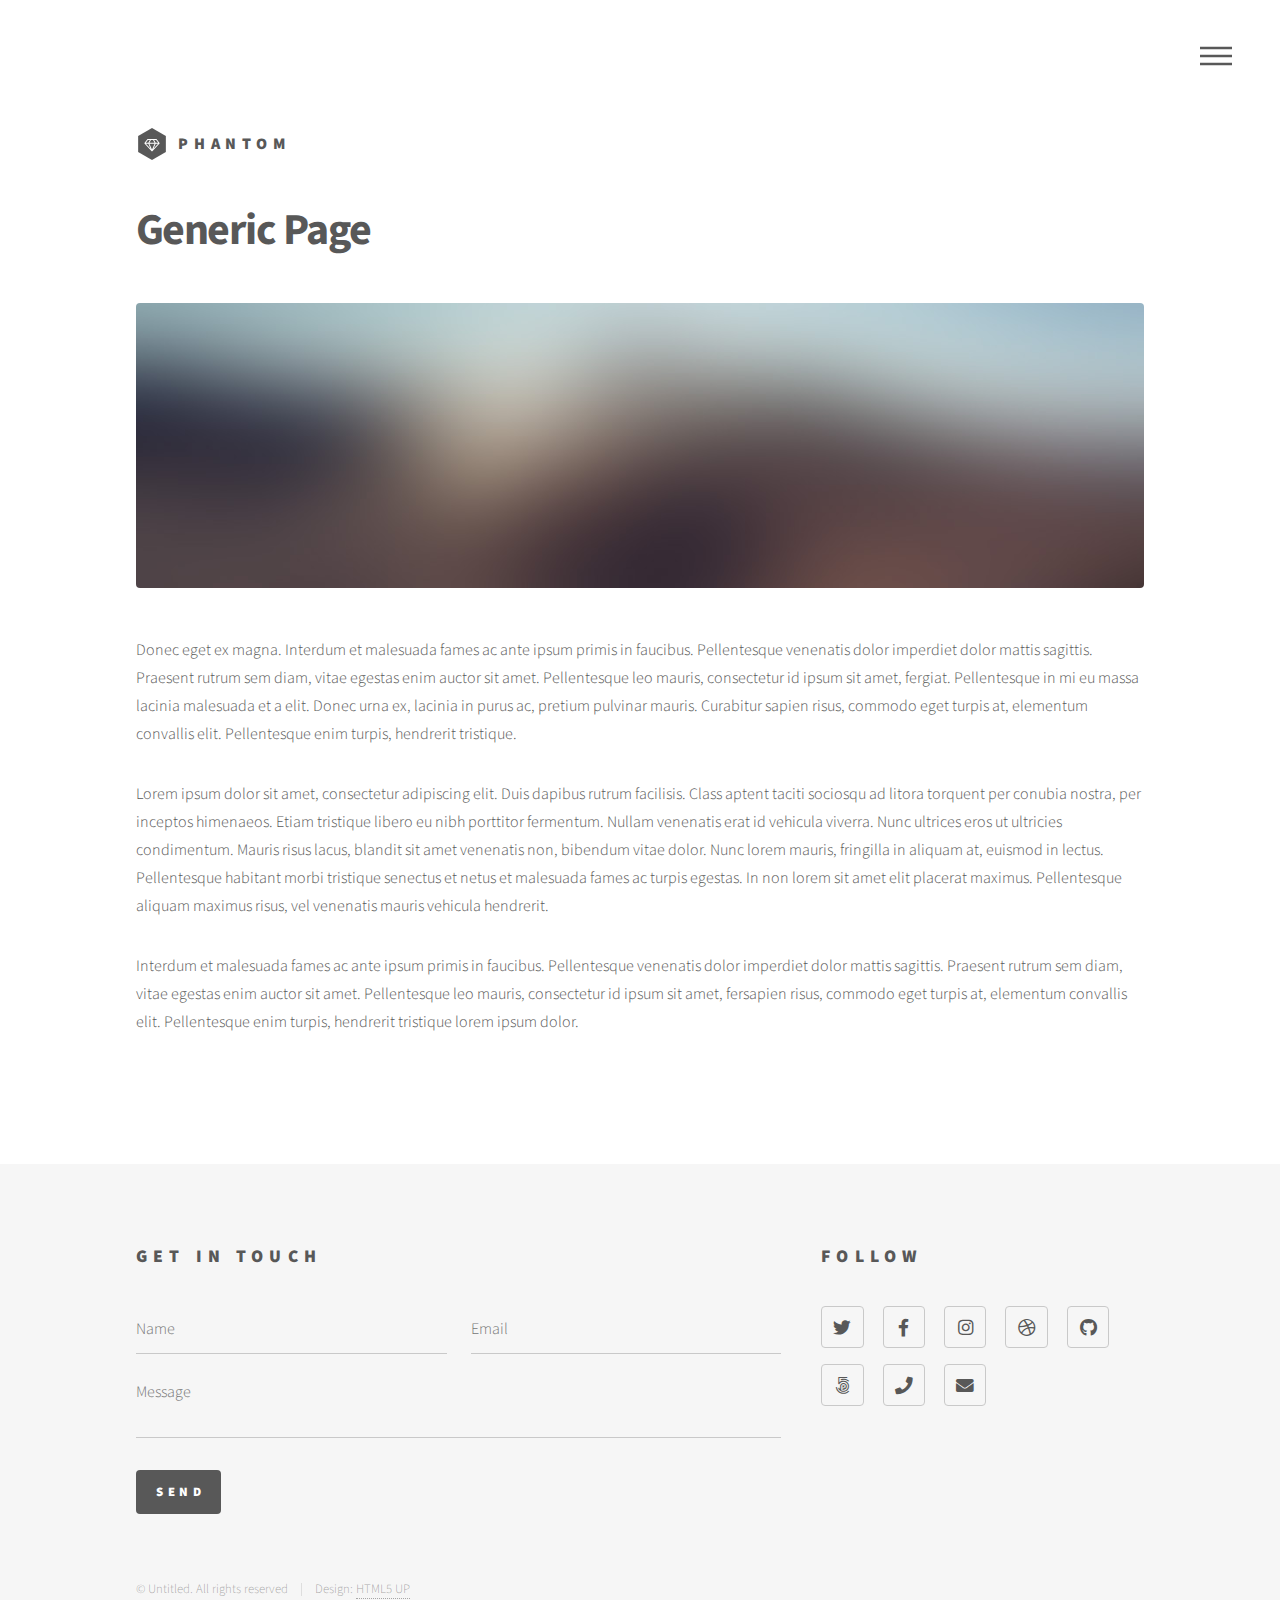
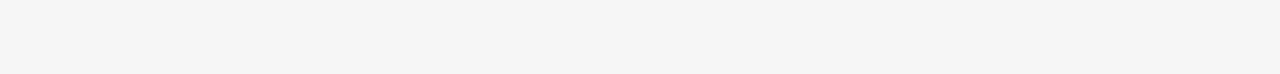
<file: TEMPLATES/html5up-phantom/generic.html>
<!DOCTYPE HTML>
<!--
	Phantom by HTML5 UP
	html5up.net | @ajlkn
	Free for personal and commercial use under the CCA 3.0 license (html5up.net/license)
-->
<html>
	<head>
		<title>Generic - Phantom by HTML5 UP</title>
		<meta charset="utf-8" />
		<meta name="viewport" content="width=device-width, initial-scale=1, user-scalable=no" />
		<link rel="stylesheet" href="assets/css/main.css" />
		<noscript><link rel="stylesheet" href="assets/css/noscript.css" /></noscript>
	</head>
	<body class="is-preload">
		<!-- Wrapper -->
			<div id="wrapper">

				<!-- Header -->
					<header id="header">
						<div class="inner">

							<!-- Logo -->
								<a href="index.html" class="logo">
									<span class="symbol"><img src="images/logo.svg" alt="" /></span><span class="title">Phantom</span>
								</a>

							<!-- Nav -->
								<nav>
									<ul>
										<li><a href="#menu">Menu</a></li>
									</ul>
								</nav>

						</div>
					</header>

				<!-- Menu -->
					<nav id="menu">
						<h2>Menu</h2>
						<ul>
							<li><a href="index.html">Home</a></li>
							<li><a href="generic.html">Ipsum veroeros</a></li>
							<li><a href="generic.html">Tempus etiam</a></li>
							<li><a href="generic.html">Consequat dolor</a></li>
							<li><a href="elements.html">Elements</a></li>
						</ul>
					</nav>

				<!-- Main -->
					<div id="main">
						<div class="inner">
							<h1>Generic Page</h1>
							<span class="image main"><img src="images/pic13.jpg" alt="" /></span>
							<p>Donec eget ex magna. Interdum et malesuada fames ac ante ipsum primis in faucibus. Pellentesque venenatis dolor imperdiet dolor mattis sagittis. Praesent rutrum sem diam, vitae egestas enim auctor sit amet. Pellentesque leo mauris, consectetur id ipsum sit amet, fergiat. Pellentesque in mi eu massa lacinia malesuada et a elit. Donec urna ex, lacinia in purus ac, pretium pulvinar mauris. Curabitur sapien risus, commodo eget turpis at, elementum convallis elit. Pellentesque enim turpis, hendrerit tristique.</p>
							<p>Lorem ipsum dolor sit amet, consectetur adipiscing elit. Duis dapibus rutrum facilisis. Class aptent taciti sociosqu ad litora torquent per conubia nostra, per inceptos himenaeos. Etiam tristique libero eu nibh porttitor fermentum. Nullam venenatis erat id vehicula viverra. Nunc ultrices eros ut ultricies condimentum. Mauris risus lacus, blandit sit amet venenatis non, bibendum vitae dolor. Nunc lorem mauris, fringilla in aliquam at, euismod in lectus. Pellentesque habitant morbi tristique senectus et netus et malesuada fames ac turpis egestas. In non lorem sit amet elit placerat maximus. Pellentesque aliquam maximus risus, vel venenatis mauris vehicula hendrerit.</p>
							<p>Interdum et malesuada fames ac ante ipsum primis in faucibus. Pellentesque venenatis dolor imperdiet dolor mattis sagittis. Praesent rutrum sem diam, vitae egestas enim auctor sit amet. Pellentesque leo mauris, consectetur id ipsum sit amet, fersapien risus, commodo eget turpis at, elementum convallis elit. Pellentesque enim turpis, hendrerit tristique lorem ipsum dolor.</p>
						</div>
					</div>

				<!-- Footer -->
					<footer id="footer">
						<div class="inner">
							<section>
								<h2>Get in touch</h2>
								<form method="post" action="#">
									<div class="fields">
										<div class="field half">
											<input type="text" name="name" id="name" placeholder="Name" />
										</div>
										<div class="field half">
											<input type="email" name="email" id="email" placeholder="Email" />
										</div>
										<div class="field">
											<textarea name="message" id="message" placeholder="Message"></textarea>
										</div>
									</div>
									<ul class="actions">
										<li><input type="submit" value="Send" class="primary" /></li>
									</ul>
								</form>
							</section>
							<section>
								<h2>Follow</h2>
								<ul class="icons">
									<li><a href="#" class="icon brands style2 fa-twitter"><span class="label">Twitter</span></a></li>
									<li><a href="#" class="icon brands style2 fa-facebook-f"><span class="label">Facebook</span></a></li>
									<li><a href="#" class="icon brands style2 fa-instagram"><span class="label">Instagram</span></a></li>
									<li><a href="#" class="icon brands style2 fa-dribbble"><span class="label">Dribbble</span></a></li>
									<li><a href="#" class="icon brands style2 fa-github"><span class="label">GitHub</span></a></li>
									<li><a href="#" class="icon brands style2 fa-500px"><span class="label">500px</span></a></li>
									<li><a href="#" class="icon solid style2 fa-phone"><span class="label">Phone</span></a></li>
									<li><a href="#" class="icon solid style2 fa-envelope"><span class="label">Email</span></a></li>
								</ul>
							</section>
							<ul class="copyright">
								<li>&copy; Untitled. All rights reserved</li><li>Design: <a href="http://html5up.net">HTML5 UP</a></li>
							</ul>
						</div>
					</footer>

			</div>

		<!-- Scripts -->
			<script src="assets/js/jquery.min.js"></script>
			<script src="assets/js/browser.min.js"></script>
			<script src="assets/js/breakpoints.min.js"></script>
			<script src="assets/js/util.js"></script>
			<script src="assets/js/main.js"></script>

	</body>
</html>
</file>
<file: TEMPLATES/html5up-multiverse/assets/css/noscript.css>
/*
	Multiverse by HTML5 UP
	html5up.net | @ajlkn
	Free for personal and commercial use under the CCA 3.0 license (html5up.net/license)
*/

/* Wrapper */

	body.is-preload #wrapper:before {
		display: none;
	}

/* Main */

	body.is-preload #main .thumb {
		pointer-events: auto;
		opacity: 1;
	}

/* Header */

	body.is-preload #header {
		-moz-transform: none;
		-webkit-transform: none;
		-ms-transform: none;
		transform: none;
	}
</file>
<file: TEMPLATES/html5up-phantom/assets/css/noscript.css>
/*
	Phantom by HTML5 UP
	html5up.net | @ajlkn
	Free for personal and commercial use under the CCA 3.0 license (html5up.net/license)
*/

/* Tiles */

	body.is-preload .tiles article {
		-moz-transform: none;
		-webkit-transform: none;
		-ms-transform: none;
		transform: none;
		opacity: 1;
	}
</file>
<file: assets/css/noscript.css>
/*
	Forty by HTML5 UP
	html5up.net | @ajlkn
	Free for personal and commercial use under the CCA 3.0 license (html5up.net/license)
*/

/* Banner */

	body.is-preload #banner:after {
		opacity: 0.85;
	}

	body.is-preload #banner > .inner {
		-moz-filter: none;
		-webkit-filter: none;
		-ms-filter: none;
		filter: none;
		-moz-transform: none;
		-webkit-transform: none;
		-ms-transform: none;
		transform: none;
		opacity: 1;
	}
</file>
<file: TEMPLATES/html5up-multiverse/assets/css/main.css>
@import url(fontawesome-all.min.css);
@import url("https://fonts.googleapis.com/css?family=Source+Sans+Pro:300,300italic,400,400italic");

/*
	Multiverse by HTML5 UP
	html5up.net | @ajlkn
	Free for personal and commercial use under the CCA 3.0 license (html5up.net/license)
*/

@-moz-keyframes spinner {
	0% {
		-moz-transform: rotate(0deg);
		-webkit-transform: rotate(0deg);
		-ms-transform: rotate(0deg);
		transform: rotate(0deg);
	}

	100% {
		-moz-transform: rotate(359deg);
		-webkit-transform: rotate(359deg);
		-ms-transform: rotate(359deg);
		transform: rotate(359deg);
	}
}

@-webkit-keyframes spinner {
	0% {
		-moz-transform: rotate(0deg);
		-webkit-transform: rotate(0deg);
		-ms-transform: rotate(0deg);
		transform: rotate(0deg);
	}

	100% {
		-moz-transform: rotate(359deg);
		-webkit-transform: rotate(359deg);
		-ms-transform: rotate(359deg);
		transform: rotate(359deg);
	}
}

@-ms-keyframes spinner {
	0% {
		-moz-transform: rotate(0deg);
		-webkit-transform: rotate(0deg);
		-ms-transform: rotate(0deg);
		transform: rotate(0deg);
	}

	100% {
		-moz-transform: rotate(359deg);
		-webkit-transform: rotate(359deg);
		-ms-transform: rotate(359deg);
		transform: rotate(359deg);
	}
}

@keyframes spinner {
	0% {
		-moz-transform: rotate(0deg);
		-webkit-transform: rotate(0deg);
		-ms-transform: rotate(0deg);
		transform: rotate(0deg);
	}

	100% {
		-moz-transform: rotate(359deg);
		-webkit-transform: rotate(359deg);
		-ms-transform: rotate(359deg);
		transform: rotate(359deg);
	}
}

html, body, div, span, applet, object,
iframe, h1, h2, h3, h4, h5, h6, p, blockquote,
pre, a, abbr, acronym, address, big, cite,
code, del, dfn, em, img, ins, kbd, q, s, samp,
small, strike, strong, sub, sup, tt, var, b,
u, i, center, dl, dt, dd, ol, ul, li, fieldset,
form, label, legend, table, caption, tbody,
tfoot, thead, tr, th, td, article, aside,
canvas, details, embed, figure, figcaption,
footer, header, hgroup, menu, nav, output, ruby,
section, summary, time, mark, audio, video {
	margin: 0;
	padding: 0;
	border: 0;
	font-size: 100%;
	font: inherit;
	vertical-align: baseline;}

article, aside, details, figcaption, figure,
footer, header, hgroup, menu, nav, section {
	display: block;}

body {
	line-height: 1;
}

ol, ul {
	list-style: none;
}

blockquote, q {
	quotes: none;
}

	blockquote:before, blockquote:after, q:before, q:after {
		content: '';
		content: none;
	}

table {
	border-collapse: collapse;
	border-spacing: 0;
}

body {
	-webkit-text-size-adjust: none;
}

mark {
	background-color: transparent;
	color: inherit;
}

input::-moz-focus-inner {
	border: 0;
	padding: 0;
}

input, select, textarea {
	-moz-appearance: none;
	-webkit-appearance: none;
	-ms-appearance: none;
	appearance: none;
}

/* Basic */

	@-ms-viewport {
		width: device-width;
	}

	body {
		-ms-overflow-style: scrollbar;
	}

	@media screen and (max-width: 480px) {

		html, body {
			min-width: 320px;
		}

	}

	html {
		box-sizing: border-box;
	}

	*, *:before, *:after {
		box-sizing: inherit;
	}

	body {
		background: #242629;
	}

		body.is-preload *, body.is-preload *:before, body.is-preload *:after {
			-moz-animation: none !important;
			-webkit-animation: none !important;
			-ms-animation: none !important;
			animation: none !important;
			-moz-transition: none !important;
			-webkit-transition: none !important;
			-ms-transition: none !important;
			transition: none !important;
		}

		body.is-resizing *, body.is-resizing *:before, body.is-resizing *:after {
			-moz-animation: none !important;
			-webkit-animation: none !important;
			-ms-animation: none !important;
			animation: none !important;
			-moz-transition: none !important;
			-webkit-transition: none !important;
			-ms-transition: none !important;
			transition: none !important;
		}

/* Type */

	body, input, select, textarea {
		color: #a0a0a1;
		font-family: "Source Sans Pro", Helvetica, sans-serif;
		font-size: 15pt;
		font-weight: 300;
		letter-spacing: 0.025em;
		line-height: 1.65;
	}

		@media screen and (max-width: 1680px) {

			body, input, select, textarea {
				font-size: 11pt;
			}

		}

	a {
		-moz-transition: color 0.2s ease-in-out, border-bottom-color 0.2s ease-in-out;
		-webkit-transition: color 0.2s ease-in-out, border-bottom-color 0.2s ease-in-out;
		-ms-transition: color 0.2s ease-in-out, border-bottom-color 0.2s ease-in-out;
		transition: color 0.2s ease-in-out, border-bottom-color 0.2s ease-in-out;
		border-bottom: dotted 1px;
		color: #34a58e;
		text-decoration: none;
	}

		a:hover {
			border-bottom-color: transparent;
			color: #34a58e !important;
		}

	strong, b {
		color: #ffffff;
		font-weight: 300;
	}

	em, i {
		font-style: italic;
	}

	p {
		margin: 0 0 2em 0;
	}

	h1, h2, h3, h4, h5, h6 {
		color: #ffffff;
		font-weight: 300;
		letter-spacing: 0.1em;
		line-height: 1.5;
		margin: 0 0 1em 0;
		text-transform: uppercase;
	}

		h1 a, h2 a, h3 a, h4 a, h5 a, h6 a {
			color: inherit;
			text-decoration: none;
		}

	h1 {
		font-size: 2em;
	}

	h2 {
		font-size: 1.25em;
	}

	h3 {
		font-size: 1.1em;
	}

	h4 {
		font-size: 1em;
	}

	h5 {
		font-size: 0.9em;
	}

	h6 {
		font-size: 0.7em;
	}

	@media screen and (max-width: 736px) {

		h2 {
			font-size: 1em;
		}

		h3 {
			font-size: 0.9em;
		}

		h4 {
			font-size: 0.8em;
		}

		h5 {
			font-size: 0.7em;
		}

		h6 {
			font-size: 0.7em;
		}

	}

	sub {
		font-size: 0.8em;
		position: relative;
		top: 0.5em;
	}

	sup {
		font-size: 0.8em;
		position: relative;
		top: -0.5em;
	}

	blockquote {
		border-left: 4px #36383c;
		font-style: italic;
		margin: 0 0 2em 0;
		padding: 0.5em 0 0.5em 2em;
	}

	code {
		background: #34363b;
		border: solid 1px #36383c;
		font-family: "Courier New", monospace;
		font-size: 0.9em;
		margin: 0 0.25em;
		padding: 0.25em 0.65em;
	}

	pre {
		-webkit-overflow-scrolling: touch;
		font-family: "Courier New", monospace;
		font-size: 0.9em;
		margin: 0 0 2em 0;
	}

		pre code {
			display: block;
			line-height: 1.75;
			padding: 1em 1.5em;
			overflow-x: auto;
		}

	hr {
		border: 0;
		border-bottom: solid 1px #36383c;
		margin: 2em 0;
	}

		hr.major {
			margin: 3em 0;
		}

	.align-left {
		text-align: left;
	}

	.align-center {
		text-align: center;
	}

	.align-right {
		text-align: right;
	}

/* Button */

	input[type="submit"],
	input[type="reset"],
	input[type="button"],
	button,
	.button {
		-moz-appearance: none;
		-webkit-appearance: none;
		-ms-appearance: none;
		appearance: none;
		-moz-transition: background-color 0.2s ease-in-out, box-shadow 0.2s ease-in-out, color 0.2s ease-in-out;
		-webkit-transition: background-color 0.2s ease-in-out, box-shadow 0.2s ease-in-out, color 0.2s ease-in-out;
		-ms-transition: background-color 0.2s ease-in-out, box-shadow 0.2s ease-in-out, color 0.2s ease-in-out;
		transition: background-color 0.2s ease-in-out, box-shadow 0.2s ease-in-out, color 0.2s ease-in-out;
		background-color: transparent;
		border: 0;
		border-radius: 0;
		box-shadow: inset 0 0 0 2px #36383c;
		color: #ffffff !important;
		cursor: pointer;
		display: inline-block;
		font-size: 0.9em;
		font-weight: 300;
		height: 3.05556em;
		letter-spacing: 0.1em;
		line-height: 3.05556em;
		padding: 0 2.5em;
		text-align: center;
		text-decoration: none;
		text-transform: uppercase;
		white-space: nowrap;
	}

		input[type="submit"]:hover,
		input[type="reset"]:hover,
		input[type="button"]:hover,
		button:hover,
		.button:hover {
			box-shadow: inset 0 0 0 2px #34a58e;
			color: #34a58e !important;
		}

			input[type="submit"]:hover:active,
			input[type="reset"]:hover:active,
			input[type="button"]:hover:active,
			button:hover:active,
			.button:hover:active {
				background-color: rgba(52, 165, 142, 0.15);
				color: #34a58e !important;
			}

		input[type="submit"].icon,
		input[type="reset"].icon,
		input[type="button"].icon,
		button.icon,
		.button.icon {
			padding-left: 1.35em;
		}

			input[type="submit"].icon:before,
			input[type="reset"].icon:before,
			input[type="button"].icon:before,
			button.icon:before,
			.button.icon:before {
				margin-right: 0.5em;
			}

		input[type="submit"].fit,
		input[type="reset"].fit,
		input[type="button"].fit,
		button.fit,
		.button.fit {
			width: 100%;
		}

		input[type="submit"].small,
		input[type="reset"].small,
		input[type="button"].small,
		button.small,
		.button.small {
			font-size: 0.8em;
		}

		input[type="submit"].large,
		input[type="reset"].large,
		input[type="button"].large,
		button.large,
		.button.large {
			font-size: 1.35em;
		}

		input[type="submit"].primary,
		input[type="reset"].primary,
		input[type="button"].primary,
		button.primary,
		.button.primary {
			background-color: #34a58e;
			box-shadow: none;
		}

			input[type="submit"].primary:hover,
			input[type="reset"].primary:hover,
			input[type="button"].primary:hover,
			button.primary:hover,
			.button.primary:hover {
				background-color: #47c5ab;
				color: #ffffff !important;
			}

				input[type="submit"].primary:hover:active,
				input[type="reset"].primary:hover:active,
				input[type="button"].primary:hover:active,
				button.primary:hover:active,
				.button.primary:hover:active {
					background-color: #287e6d;
				}

		input[type="submit"].disabled, input[type="submit"]:disabled,
		input[type="reset"].disabled,
		input[type="reset"]:disabled,
		input[type="button"].disabled,
		input[type="button"]:disabled,
		button.disabled,
		button:disabled,
		.button.disabled,
		.button:disabled {
			pointer-events: none;
			opacity: 0.35;
		}

/* Form */

	form {
		margin: 0 0 2em 0;
	}

		form > :last-child {
			margin-bottom: 0;
		}

		form > .fields {
			display: -moz-flex;
			display: -webkit-flex;
			display: -ms-flex;
			display: flex;
			-moz-flex-wrap: wrap;
			-webkit-flex-wrap: wrap;
			-ms-flex-wrap: wrap;
			flex-wrap: wrap;
			width: calc(100% + 3em);
			margin: -1.5em 0 2em -1.5em;
		}

			form > .fields > .field {
				-moz-flex-grow: 0;
				-webkit-flex-grow: 0;
				-ms-flex-grow: 0;
				flex-grow: 0;
				-moz-flex-shrink: 0;
				-webkit-flex-shrink: 0;
				-ms-flex-shrink: 0;
				flex-shrink: 0;
				padding: 1.5em 0 0 1.5em;
				width: calc(100% - 1.5em);
			}

				form > .fields > .field.half {
					width: calc(50% - 0.75em);
				}

				form > .fields > .field.third {
					width: calc(100%/3 - 0.5em);
				}

				form > .fields > .field.quarter {
					width: calc(25% - 0.375em);
				}

		@media screen and (max-width: 736px) {

			form > .fields {
				width: calc(100% + 3em);
				margin: -1.5em 0 2em -1.5em;
			}

				form > .fields > .field {
					padding: 1.5em 0 0 1.5em;
					width: calc(100% - 1.5em);
				}

					form > .fields > .field.half {
						width: calc(100% - 1.5em);
					}

					form > .fields > .field.third {
						width: calc(100% - 1.5em);
					}

					form > .fields > .field.quarter {
						width: calc(100% - 1.5em);
					}

		}

	label {
		color: #ffffff;
		display: block;
		font-size: 0.9em;
		font-weight: 300;
		margin: 0 0 1em 0;
	}

	input[type="text"],
	input[type="password"],
	input[type="email"],
	input[type="tel"],
	input[type="search"],
	input[type="url"],
	select,
	textarea {
		-moz-appearance: none;
		-webkit-appearance: none;
		-ms-appearance: none;
		appearance: none;
		background: #34363b;
		border: 0;
		border-radius: 0;
		color: #a0a0a1;
		display: block;
		outline: 0;
		padding: 0 1em;
		text-decoration: none;
		width: 100%;
	}

		input[type="text"]:invalid,
		input[type="password"]:invalid,
		input[type="email"]:invalid,
		input[type="tel"]:invalid,
		input[type="search"]:invalid,
		input[type="url"]:invalid,
		select:invalid,
		textarea:invalid {
			box-shadow: none;
		}

		input[type="text"]:focus,
		input[type="password"]:focus,
		input[type="email"]:focus,
		input[type="tel"]:focus,
		input[type="search"]:focus,
		input[type="url"]:focus,
		select:focus,
		textarea:focus {
			box-shadow: inset 0 0 0 2px #34a58e;
		}

	select {
		background-image: url("data:image/svg+xml;charset=utf8,%3Csvg xmlns='http://www.w3.org/2000/svg' width='40' height='40' preserveAspectRatio='none' viewBox='0 0 40 40'%3E%3Cpath d='M9.4,12.3l10.4,10.4l10.4-10.4c0.2-0.2,0.5-0.4,0.9-0.4c0.3,0,0.6,0.1,0.9,0.4l3.3,3.3c0.2,0.2,0.4,0.5,0.4,0.9 c0,0.4-0.1,0.6-0.4,0.9L20.7,31.9c-0.2,0.2-0.5,0.4-0.9,0.4c-0.3,0-0.6-0.1-0.9-0.4L4.3,17.3c-0.2-0.2-0.4-0.5-0.4-0.9 c0-0.4,0.1-0.6,0.4-0.9l3.3-3.3c0.2-0.2,0.5-0.4,0.9-0.4S9.1,12.1,9.4,12.3z' fill='%2336383c' /%3E%3C/svg%3E");
		background-size: 1.25rem;
		background-repeat: no-repeat;
		background-position: calc(100% - 1rem) center;
		height: 2.75em;
		padding-right: 2.75em;
		text-overflow: ellipsis;
	}

		select option {
			color: #ffffff;
			background: #242629;
		}

		select:focus::-ms-value {
			background-color: transparent;
		}

		select::-ms-expand {
			display: none;
		}

	input[type="text"],
	input[type="password"],
	input[type="email"],
	input[type="tel"],
	input[type="search"],
	input[type="url"],
	select {
		height: 2.75em;
	}

	textarea {
		padding: 0.75em 1em;
	}

	input[type="checkbox"],
	input[type="radio"] {
		-moz-appearance: none;
		-webkit-appearance: none;
		-ms-appearance: none;
		appearance: none;
		display: block;
		float: left;
		margin-right: -2em;
		opacity: 0;
		width: 1em;
		z-index: -1;
	}

		input[type="checkbox"] + label,
		input[type="radio"] + label {
			text-decoration: none;
			color: #a0a0a1;
			cursor: pointer;
			display: inline-block;
			font-size: 1em;
			font-weight: 300;
			padding-left: 2.4em;
			padding-right: 0.75em;
			position: relative;
		}

			input[type="checkbox"] + label:before,
			input[type="radio"] + label:before {
				-moz-osx-font-smoothing: grayscale;
				-webkit-font-smoothing: antialiased;
				display: inline-block;
				font-style: normal;
				font-variant: normal;
				text-rendering: auto;
				line-height: 1;
				text-transform: none !important;
				font-family: 'Font Awesome 5 Free';
				font-weight: 900;
			}

			input[type="checkbox"] + label:before,
			input[type="radio"] + label:before {
				background: #34363b;
				content: '';
				display: inline-block;
				font-size: 0.8em;
				height: 2.0625em;
				left: 0;
				line-height: 2.0625em;
				position: absolute;
				text-align: center;
				top: 0;
				width: 2.0625em;
			}

		input[type="checkbox"]:checked + label:before,
		input[type="radio"]:checked + label:before {
			background: #34a58e;
			border-color: #34a58e;
			color: #ffffff;
			content: '\f00c';
		}

		input[type="checkbox"]:focus + label:before,
		input[type="radio"]:focus + label:before {
			box-shadow: 0 0 0 2px #34a58e;
		}

	input[type="radio"] + label:before {
		border-radius: 100%;
	}

	::-webkit-input-placeholder {
		color: #707071 !important;
		opacity: 1.0;
	}

	:-moz-placeholder {
		color: #707071 !important;
		opacity: 1.0;
	}

	::-moz-placeholder {
		color: #707071 !important;
		opacity: 1.0;
	}

	:-ms-input-placeholder {
		color: #707071 !important;
		opacity: 1.0;
	}

/* Icon */

	.icon {
		text-decoration: none;
		border-bottom: none;
		position: relative;
	}

		.icon:before {
			-moz-osx-font-smoothing: grayscale;
			-webkit-font-smoothing: antialiased;
			display: inline-block;
			font-style: normal;
			font-variant: normal;
			text-rendering: auto;
			line-height: 1;
			text-transform: none !important;
			font-family: 'Font Awesome 5 Free';
			font-weight: 400;
		}

		.icon > .label {
			display: none;
		}

		.icon:before {
			line-height: inherit;
		}

		.icon.solid:before {
			font-weight: 900;
		}

		.icon.brands:before {
			font-family: 'Font Awesome 5 Brands';
		}

/* List */

	ol {
		list-style: decimal;
		margin: 0 0 2em 0;
		padding-left: 1.25em;
	}

		ol li {
			padding-left: 0.25em;
		}

	ul {
		list-style: disc;
		margin: 0 0 2em 0;
		padding-left: 1em;
	}

		ul li {
			padding-left: 0.5em;
		}

		ul.alt {
			list-style: none;
			padding-left: 0;
		}

			ul.alt li {
				border-top: solid 1px #36383c;
				padding: 0.5em 0;
			}

				ul.alt li:first-child {
					border-top: 0;
					padding-top: 0;
				}

	dl {
		margin: 0 0 2em 0;
	}

		dl dt {
			display: block;
			font-weight: 300;
			margin: 0 0 1em 0;
		}

		dl dd {
			margin-left: 2em;
		}

/* Actions */

	ul.actions {
		display: -moz-flex;
		display: -webkit-flex;
		display: -ms-flex;
		display: flex;
		cursor: default;
		list-style: none;
		margin-left: -1em;
		padding-left: 0;
	}

		ul.actions li {
			padding: 0 0 0 1em;
			vertical-align: middle;
		}

		ul.actions.special {
			-moz-justify-content: center;
			-webkit-justify-content: center;
			-ms-justify-content: center;
			justify-content: center;
			width: 100%;
			margin-left: 0;
		}

			ul.actions.special li:first-child {
				padding-left: 0;
			}

		ul.actions.stacked {
			-moz-flex-direction: column;
			-webkit-flex-direction: column;
			-ms-flex-direction: column;
			flex-direction: column;
			margin-left: 0;
		}

			ul.actions.stacked li {
				padding: 1.3em 0 0 0;
			}

				ul.actions.stacked li:first-child {
					padding-top: 0;
				}

		ul.actions.fit {
			width: calc(100% + 1em);
		}

			ul.actions.fit li {
				-moz-flex-grow: 1;
				-webkit-flex-grow: 1;
				-ms-flex-grow: 1;
				flex-grow: 1;
				-moz-flex-shrink: 1;
				-webkit-flex-shrink: 1;
				-ms-flex-shrink: 1;
				flex-shrink: 1;
				width: 100%;
			}

				ul.actions.fit li > * {
					width: 100%;
				}

			ul.actions.fit.stacked {
				width: 100%;
			}

		@media screen and (max-width: 480px) {

			ul.actions:not(.fixed) {
				-moz-flex-direction: column;
				-webkit-flex-direction: column;
				-ms-flex-direction: column;
				flex-direction: column;
				margin-left: 0;
				width: 100% !important;
			}

				ul.actions:not(.fixed) li {
					-moz-flex-grow: 1;
					-webkit-flex-grow: 1;
					-ms-flex-grow: 1;
					flex-grow: 1;
					-moz-flex-shrink: 1;
					-webkit-flex-shrink: 1;
					-ms-flex-shrink: 1;
					flex-shrink: 1;
					padding: 1em 0 0 0;
					text-align: center;
					width: 100%;
				}

					ul.actions:not(.fixed) li > * {
						width: 100%;
					}

					ul.actions:not(.fixed) li:first-child {
						padding-top: 0;
					}

					ul.actions:not(.fixed) li input[type="submit"],
					ul.actions:not(.fixed) li input[type="reset"],
					ul.actions:not(.fixed) li input[type="button"],
					ul.actions:not(.fixed) li button,
					ul.actions:not(.fixed) li .button {
						width: 100%;
					}

						ul.actions:not(.fixed) li input[type="submit"].icon:before,
						ul.actions:not(.fixed) li input[type="reset"].icon:before,
						ul.actions:not(.fixed) li input[type="button"].icon:before,
						ul.actions:not(.fixed) li button.icon:before,
						ul.actions:not(.fixed) li .button.icon:before {
							margin-left: -0.5rem;
						}

		}

/* Icons */

	ul.icons {
		cursor: default;
		list-style: none;
		padding-left: 0;
	}

		ul.icons li {
			display: inline-block;
			padding: 0 1em 0 0;
		}

			ul.icons li:last-child {
				padding-right: 0;
			}

			ul.icons li .icon {
				color: #505051;
			}

				ul.icons li .icon:before {
					font-size: 1.5em;
				}

/* Table */

	.table-wrapper {
		-webkit-overflow-scrolling: touch;
		overflow-x: auto;
	}

	table {
		margin: 0 0 2em 0;
		width: 100%;
	}

		table tbody tr {
			border: solid 1px #36383c;
			border-left: 0;
			border-right: 0;
		}

			table tbody tr:nth-child(2n + 1) {
				background-color: #34363b;
			}

		table td {
			padding: 0.75em 0.75em;
		}

		table th {
			color: #ffffff;
			font-size: 0.9em;
			font-weight: 300;
			padding: 0 0.75em 0.75em 0.75em;
			text-align: left;
		}

		table thead {
			border-bottom: solid 2px #36383c;
		}

		table tfoot {
			border-top: solid 2px #36383c;
		}

		table.alt {
			border-collapse: separate;
		}

			table.alt tbody tr td {
				border: solid 1px #36383c;
				border-left-width: 0;
				border-top-width: 0;
			}

				table.alt tbody tr td:first-child {
					border-left-width: 1px;
				}

			table.alt tbody tr:first-child td {
				border-top-width: 1px;
			}

			table.alt thead {
				border-bottom: 0;
			}

			table.alt tfoot {
				border-top: 0;
			}

/* Panel */

	.panel {
		padding: 4em 4em 2em 4em ;
		-moz-transform: translateY(100vh);
		-webkit-transform: translateY(100vh);
		-ms-transform: translateY(100vh);
		transform: translateY(100vh);
		-moz-transition: -moz-transform 0.5s ease;
		-webkit-transition: -webkit-transform 0.5s ease;
		-ms-transition: -ms-transform 0.5s ease;
		transition: transform 0.5s ease;
		-webkit-overflow-scrolling: touch;
		background: rgba(36, 38, 41, 0.975);
		bottom: 4em;
		left: 0;
		max-height: calc(80vh - 4em);
		overflow-y: auto;
		position: fixed;
		width: 100%;
		z-index: 10001;
	}

		.panel.active {
			-moz-transform: translateY(1px);
			-webkit-transform: translateY(1px);
			-ms-transform: translateY(1px);
			transform: translateY(1px);
		}

		.panel > .inner {
			margin: 0 auto;
			max-width: 100%;
			width: 75em;
		}

			.panel > .inner.split {
				display: -moz-flex;
				display: -webkit-flex;
				display: -ms-flex;
				display: flex;
			}

				.panel > .inner.split > div {
					margin-left: 4em;
					width: 50%;
				}

				.panel > .inner.split > :first-child {
					margin-left: 0;
				}

		.panel > .closer {
			-moz-transition: opacity 0.2s ease-in-out;
			-webkit-transition: opacity 0.2s ease-in-out;
			-ms-transition: opacity 0.2s ease-in-out;
			transition: opacity 0.2s ease-in-out;
			background-image: url("images/close.svg");
			background-position: center;
			background-repeat: no-repeat;
			background-size: 3em;
			cursor: pointer;
			height: 5em;
			opacity: 0.25;
			position: absolute;
			right: 0;
			top: 0;
			width: 5em;
			z-index: 2;
		}

			.panel > .closer:hover {
				opacity: 1.0;
			}

		@media screen and (max-width: 1280px) {

			.panel {
				padding: 3em 3em 1em 3em ;
			}

				.panel > .inner.split > div {
					margin-left: 3em;
				}

				.panel > .closer {
					background-size: 2.5em;
					background-position: 75% 25%;
				}

		}

		@media screen and (max-width: 980px) {

			.panel > .inner.split {
				-moz-flex-direction: column;
				-webkit-flex-direction: column;
				-ms-flex-direction: column;
				flex-direction: column;
			}

				.panel > .inner.split > div {
					margin-left: 0;
					width: 100%;
				}

		}

		@media screen and (max-width: 736px) {

			.panel {
				-moz-transform: translateY(-100vh);
				-webkit-transform: translateY(-100vh);
				-ms-transform: translateY(-100vh);
				transform: translateY(-100vh);
				padding: 4em 2em 2em 2em ;
				bottom: auto;
				top: calc(4em - 1px);
			}

				.panel.active {
					-moz-transform: translateY(0);
					-webkit-transform: translateY(0);
					-ms-transform: translateY(0);
					transform: translateY(0);
				}

		}

/* Poptrox Popup */

	.poptrox-overlay {
		-webkit-tap-highlight-color: rgba(255, 255, 255, 0);
	}

	.poptrox-popup {
		background: rgba(31, 34, 36, 0.925);
		box-shadow: 0 1em 3em 0.5em rgba(0, 0, 0, 0.25);
		cursor: default;
	}

		.poptrox-popup:before {
			-moz-transition: opacity 0.2s ease-in-out;
			-webkit-transition: opacity 0.2s ease-in-out;
			-ms-transition: opacity 0.2s ease-in-out;
			transition: opacity 0.2s ease-in-out;
			background-image: -moz-linear-gradient(to left, rgba(31,34,36,0.35), rgba(31,34,36,0) 10em, rgba(31,34,36,0)), -moz-linear-gradient(to right, rgba(31,34,36,0.35), rgba(31,34,36,0) 10em, rgba(31,34,36,0));
			background-image: -webkit-linear-gradient(to left, rgba(31,34,36,0.35), rgba(31,34,36,0) 10em, rgba(31,34,36,0)), -webkit-linear-gradient(to right, rgba(31,34,36,0.35), rgba(31,34,36,0) 10em, rgba(31,34,36,0));
			background-image: -ms-linear-gradient(to left, rgba(31,34,36,0.35), rgba(31,34,36,0) 10em, rgba(31,34,36,0)), -ms-linear-gradient(to right, rgba(31,34,36,0.35), rgba(31,34,36,0) 10em, rgba(31,34,36,0));
			background-image: linear-gradient(to left, rgba(31,34,36,0.35), rgba(31,34,36,0) 10em, rgba(31,34,36,0)), linear-gradient(to right, rgba(31,34,36,0.35), rgba(31,34,36,0) 10em, rgba(31,34,36,0));
			content: '';
			display: block;
			height: 100%;
			left: 0;
			position: absolute;
			top: 0;
			width: 100%;
			z-index: 1;
			opacity: 1;
		}

		.poptrox-popup .closer {
			-moz-transition: opacity 0.2s ease-in-out;
			-webkit-transition: opacity 0.2s ease-in-out;
			-ms-transition: opacity 0.2s ease-in-out;
			transition: opacity 0.2s ease-in-out;
			background-image: url("images/close.svg");
			background-position: center;
			background-repeat: no-repeat;
			background-size: 3em;
			height: 5em;
			opacity: 0;
			position: absolute;
			right: 0;
			top: 0;
			width: 5em;
			z-index: 2;
		}

		.poptrox-popup .nav-previous,
		.poptrox-popup .nav-next {
			-moz-transition: opacity 0.2s ease-in-out;
			-webkit-transition: opacity 0.2s ease-in-out;
			-ms-transition: opacity 0.2s ease-in-out;
			transition: opacity 0.2s ease-in-out;
			background-image: url("images/arrow.svg");
			background-position: center;
			background-repeat: no-repeat;
			background-size: 5em;
			cursor: pointer;
			height: 8em;
			margin-top: -4em;
			opacity: 0;
			position: absolute;
			top: 50%;
			width: 6em;
			z-index: 2;
		}

		.poptrox-popup .nav-previous {
			-moz-transform: scaleX(-1);
			-webkit-transform: scaleX(-1);
			-ms-transform: scaleX(-1);
			transform: scaleX(-1);
			left: 0;
		}

		.poptrox-popup .nav-next {
			right: 0;
		}

		.poptrox-popup .caption {
			padding: 2em 2em 0.1em 2em ;
			background-image: -moz-linear-gradient(to top, rgba(16,16,16,0.45) 25%, rgba(16,16,16,0) 100%);
			background-image: -webkit-linear-gradient(to top, rgba(16,16,16,0.45) 25%, rgba(16,16,16,0) 100%);
			background-image: -ms-linear-gradient(to top, rgba(16,16,16,0.45) 25%, rgba(16,16,16,0) 100%);
			background-image: linear-gradient(to top, rgba(16,16,16,0.45) 25%, rgba(16,16,16,0) 100%);
			bottom: 0;
			cursor: default;
			left: 0;
			position: absolute;
			text-align: left;
			width: 100%;
			z-index: 2;
		}

			.poptrox-popup .caption h2, .poptrox-popup .caption h3, .poptrox-popup .caption h4, .poptrox-popup .caption h5, .poptrox-popup .caption h6 {
				margin: 0 0 0.5em 0;
			}

			.poptrox-popup .caption p {
				color: #ffffff;
			}

		.poptrox-popup .loader {
			-moz-animation: spinner 1s infinite linear !important;
			-webkit-animation: spinner 1s infinite linear !important;
			-ms-animation: spinner 1s infinite linear !important;
			animation: spinner 1s infinite linear !important;
			background-image: url("images/spinner.svg");
			background-position: center;
			background-repeat: no-repeat;
			background-size: contain;
			display: block;
			font-size: 2em;
			height: 2em;
			left: 50%;
			line-height: 2em;
			margin: -1em 0 0 -1em;
			opacity: 0.25;
			position: absolute;
			text-align: center;
			top: 50%;
			width: 2em;
		}

		.poptrox-popup:hover .closer,
		.poptrox-popup:hover .nav-previous,
		.poptrox-popup:hover .nav-next {
			opacity: 0.5;
		}

			.poptrox-popup:hover .closer:hover,
			.poptrox-popup:hover .nav-previous:hover,
			.poptrox-popup:hover .nav-next:hover {
				opacity: 1.0;
			}

		.poptrox-popup.loading:before {
			opacity: 0;
		}

		body.touch .poptrox-popup .closer,
		body.touch .poptrox-popup .nav-previous,
		body.touch .poptrox-popup .nav-next {
			opacity: 1.0 !important;
		}

		@media screen and (max-width: 980px) {

			.poptrox-popup .closer {
				background-size: 3em;
			}

			.poptrox-popup .nav-previous,
			.poptrox-popup .nav-next {
				background-size: 4em;
			}

		}

		@media screen and (max-width: 736px) {

			.poptrox-popup:before {
				display: none;
			}

			.poptrox-popup .caption {
				display: none !important;
			}

			.poptrox-popup .closer,
			.poptrox-popup .nav-previous,
			.poptrox-popup .nav-next {
				display: none !important;
			}

		}

/* Wrapper */

	#wrapper {
		-moz-transition: -moz-filter 0.5s ease, -webkit-filter 0.5s ease, -ms-filter 0.5s ease, -moz-filter 0.5s ease;
		-webkit-transition: -moz-filter 0.5s ease, -webkit-filter 0.5s ease, -ms-filter 0.5s ease, -webkit-filter 0.5s ease;
		-ms-transition: -moz-filter 0.5s ease, -webkit-filter 0.5s ease, -ms-filter 0.5s ease, -ms-filter 0.5s ease;
		transition: -moz-filter 0.5s ease, -webkit-filter 0.5s ease, -ms-filter 0.5s ease, filter 0.5s ease;
		position: relative;
	}

		#wrapper:after {
			pointer-events: none;
			-moz-transition: opacity 0.5s ease, visibility 0.5s;
			-webkit-transition: opacity 0.5s ease, visibility 0.5s;
			-ms-transition: opacity 0.5s ease, visibility 0.5s;
			transition: opacity 0.5s ease, visibility 0.5s;
			background: rgba(36, 38, 41, 0.5);
			content: '';
			display: block;
			height: 100%;
			left: 0;
			opacity: 0;
			position: absolute;
			top: 0;
			visibility: hidden;
			width: 100%;
			z-index: 1;
		}

			body.ie #wrapper:after {
				background: rgba(36, 38, 41, 0.8);
			}

		body.modal-active #wrapper {
			-moz-filter: blur(8px);
			-webkit-filter: blur(8px);
			-ms-filter: blur(8px);
			filter: blur(8px);
		}

			body.modal-active #wrapper:after {
				pointer-events: auto;
				opacity: 1;
				visibility: visible;
				z-index: 10003;
			}

		#wrapper:before {
			-moz-animation: spinner 1s infinite linear !important;
			-webkit-animation: spinner 1s infinite linear !important;
			-ms-animation: spinner 1s infinite linear !important;
			animation: spinner 1s infinite linear !important;
			pointer-events: none;
			-moz-transition: top 0.75s ease-in-out, opacity 0.35s ease-out, visibility 0.35s;
			-webkit-transition: top 0.75s ease-in-out, opacity 0.35s ease-out, visibility 0.35s;
			-ms-transition: top 0.75s ease-in-out, opacity 0.35s ease-out, visibility 0.35s;
			transition: top 0.75s ease-in-out, opacity 0.35s ease-out, visibility 0.35s;
			background-image: url("images/spinner.svg");
			background-position: center;
			background-repeat: no-repeat;
			background-size: contain;
			content: '';
			display: block;
			font-size: 2em;
			height: 2em;
			left: 50%;
			line-height: 2em;
			margin: -1em 0 0 -1em;
			opacity: 0;
			position: fixed;
			text-align: center;
			top: 75%;
			visibility: hidden;
			width: 2em;
		}

		body.is-preload #wrapper:before {
			-moz-transition: opacity 1s ease-out !important;
			-webkit-transition: opacity 1s ease-out !important;
			-ms-transition: opacity 1s ease-out !important;
			transition: opacity 1s ease-out !important;
			-moz-transition-delay: 0.5s !important;
			-webkit-transition-delay: 0.5s !important;
			-ms-transition-delay: 0.5s !important;
			transition-delay: 0.5s !important;
			opacity: 0.25;
			top: 50%;
			visibility: visible;
		}

/* Header */

	body {
		padding: 0 0 4em 0;
	}

	#header {
		-moz-transform: translateY(0);
		-webkit-transform: translateY(0);
		-ms-transform: translateY(0);
		transform: translateY(0);
		-moz-transition: -moz-transform 1s ease;
		-webkit-transition: -webkit-transform 1s ease;
		-ms-transition: -ms-transform 1s ease;
		transition: transform 1s ease;
		-moz-user-select: none;
		-ms-user-select: none;
		-webkit-user-select: none;
		background: #1f2224;
		bottom: -1em;
		height: 5em;
		left: 0;
		line-height: 4em;
		padding: 0 1.5em;
		position: fixed;
		user-select: none;
		width: 100%;
		z-index: 10002;
	}

		body.is-preload #header {
			-moz-transform: translateY(4em);
			-webkit-transform: translateY(4em);
			-ms-transform: translateY(4em);
			transform: translateY(4em);
		}

		#header h1 {
			color: #a0a0a1;
			display: inline-block;
			font-size: 1em;
			line-height: 1;
			margin: 0;
			vertical-align: middle;
		}

			#header h1 a {
				border: 0;
				color: inherit;
			}

				#header h1 a:hover {
					color: inherit !important;
				}

		#header nav {
			position: absolute;
			right: 0;
			top: 0;
		}

			#header nav > ul {
				list-style: none;
				margin: 0;
				padding: 0;
			}

				#header nav > ul > li {
					display: inline-block;
					padding: 0;
				}

					#header nav > ul > li a {
						-moz-transition: background-color 0.5s ease;
						-webkit-transition: background-color 0.5s ease;
						-ms-transition: background-color 0.5s ease;
						transition: background-color 0.5s ease;
						border: 0;
						color: #ffffff;
						display: inline-block;
						letter-spacing: 0.1em;
						padding: 0 1.65em;
						text-transform: uppercase;
					}

						#header nav > ul > li a.icon:before {
							color: #505051;
							float: right;
							margin-left: 0.75em;
						}

						#header nav > ul > li a:hover {
							color: #ffffff !important;
						}

						#header nav > ul > li a.active {
							background-color: #242629;
						}

	@media screen and (max-width: 736px) {

		body {
			padding: 4em 0 0 0;
		}

		#header {
			-moz-transform: translateY(0);
			-webkit-transform: translateY(0);
			-ms-transform: translateY(0);
			transform: translateY(0);
			bottom: auto;
			height: 4em;
			padding: 0 1em;
			top: 0;
		}

			body.is-preload #header {
				-moz-transform: translateY(-3.4em);
				-webkit-transform: translateY(-3.4em);
				-ms-transform: translateY(-3.4em);
				transform: translateY(-3.4em);
			}

			#header h1 {
				font-size: 0.9em;
			}

			#header nav > ul > li a {
				font-size: 0.9em;
				padding: 0 1.15em;
			}

	}

/* Main */

	#main {
		-moz-transition: -moz-filter 0.5s ease, -webkit-filter 0.5s ease, -ms-filter 0.5s ease, -moz-filter 0.5s ease;
		-webkit-transition: -moz-filter 0.5s ease, -webkit-filter 0.5s ease, -ms-filter 0.5s ease, -webkit-filter 0.5s ease;
		-ms-transition: -moz-filter 0.5s ease, -webkit-filter 0.5s ease, -ms-filter 0.5s ease, -ms-filter 0.5s ease;
		transition: -moz-filter 0.5s ease, -webkit-filter 0.5s ease, -ms-filter 0.5s ease, filter 0.5s ease;
		display: -moz-flex;
		display: -webkit-flex;
		display: -ms-flex;
		display: flex;
		-moz-flex-wrap: wrap;
		-webkit-flex-wrap: wrap;
		-ms-flex-wrap: wrap;
		flex-wrap: wrap;
		-webkit-tap-highlight-color: rgba(255, 255, 255, 0);
	}

		#main .thumb {
			-moz-transition: opacity 1.25s ease-in-out;
			-webkit-transition: opacity 1.25s ease-in-out;
			-ms-transition: opacity 1.25s ease-in-out;
			transition: opacity 1.25s ease-in-out;
			pointer-events: auto;
			-webkit-tap-highlight-color: rgba(255, 255, 255, 0);
			opacity: 1;
			overflow: hidden;
			position: relative;
		}

			#main .thumb:after {
				background-image: -moz-linear-gradient(to top, rgba(10,17,25,0.35) 5%, rgba(10,17,25,0) 35%);
				background-image: -webkit-linear-gradient(to top, rgba(10,17,25,0.35) 5%, rgba(10,17,25,0) 35%);
				background-image: -ms-linear-gradient(to top, rgba(10,17,25,0.35) 5%, rgba(10,17,25,0) 35%);
				background-image: linear-gradient(to top, rgba(10,17,25,0.35) 5%, rgba(10,17,25,0) 35%);
				pointer-events: none;
				background-size: cover;
				content: '';
				display: block;
				height: 100%;
				left: 0;
				position: absolute;
				top: 0;
				width: 100%;
			}

			#main .thumb > .image {
				-webkit-tap-highlight-color: rgba(255, 255, 255, 0);
				background-position: center;
				background-repeat: no-repeat;
				background-size: cover;
				border: 0;
				height: 100%;
				left: 0;
				position: absolute;
				top: 0;
				width: 100%;
			}

			#main .thumb > h2 {
				pointer-events: none;
				bottom: 1.875em;
				font-size: 0.8em;
				left: 2.1875em;
				margin: 0;
				position: absolute;
				z-index: 1;
			}

			#main .thumb > p {
				display: none;
			}

		#main:after {
			pointer-events: none;
			-moz-transition: opacity 0.5s ease, visibility 0.5s;
			-webkit-transition: opacity 0.5s ease, visibility 0.5s;
			-ms-transition: opacity 0.5s ease, visibility 0.5s;
			transition: opacity 0.5s ease, visibility 0.5s;
			background: rgba(36, 38, 41, 0.25);
			content: '';
			display: block;
			height: 100%;
			left: 0;
			opacity: 0;
			position: absolute;
			top: 0;
			visibility: hidden;
			width: 100%;
			z-index: 1;
		}

			body.ie #main:after {
				background: rgba(36, 38, 41, 0.55);
			}

		body.content-active #main {
			-moz-filter: blur(6px);
			-webkit-filter: blur(6px);
			-ms-filter: blur(6px);
			filter: blur(6px);
		}

			body.content-active #main:after {
				pointer-events: auto;
				opacity: 1;
				visibility: visible;
			}

		body.is-preload #main .thumb {
			pointer-events: none;
			opacity: 0;
		}

		#main .thumb {
			-moz-transition-delay: 2.525s;
			-webkit-transition-delay: 2.525s;
			-ms-transition-delay: 2.525s;
			transition-delay: 2.525s;
			height: calc(40vh - 2em);
			min-height: 20em;
			width: 25%;
		}

			#main .thumb:nth-child(1) {
				-moz-transition-delay: 0.65s;
				-webkit-transition-delay: 0.65s;
				-ms-transition-delay: 0.65s;
				transition-delay: 0.65s;
			}

			#main .thumb:nth-child(2) {
				-moz-transition-delay: 0.8s;
				-webkit-transition-delay: 0.8s;
				-ms-transition-delay: 0.8s;
				transition-delay: 0.8s;
			}

			#main .thumb:nth-child(3) {
				-moz-transition-delay: 0.95s;
				-webkit-transition-delay: 0.95s;
				-ms-transition-delay: 0.95s;
				transition-delay: 0.95s;
			}

			#main .thumb:nth-child(4) {
				-moz-transition-delay: 1.1s;
				-webkit-transition-delay: 1.1s;
				-ms-transition-delay: 1.1s;
				transition-delay: 1.1s;
			}

			#main .thumb:nth-child(5) {
				-moz-transition-delay: 1.25s;
				-webkit-transition-delay: 1.25s;
				-ms-transition-delay: 1.25s;
				transition-delay: 1.25s;
			}

			#main .thumb:nth-child(6) {
				-moz-transition-delay: 1.4s;
				-webkit-transition-delay: 1.4s;
				-ms-transition-delay: 1.4s;
				transition-delay: 1.4s;
			}

			#main .thumb:nth-child(7) {
				-moz-transition-delay: 1.55s;
				-webkit-transition-delay: 1.55s;
				-ms-transition-delay: 1.55s;
				transition-delay: 1.55s;
			}

			#main .thumb:nth-child(8) {
				-moz-transition-delay: 1.7s;
				-webkit-transition-delay: 1.7s;
				-ms-transition-delay: 1.7s;
				transition-delay: 1.7s;
			}

			#main .thumb:nth-child(9) {
				-moz-transition-delay: 1.85s;
				-webkit-transition-delay: 1.85s;
				-ms-transition-delay: 1.85s;
				transition-delay: 1.85s;
			}

			#main .thumb:nth-child(10) {
				-moz-transition-delay: 2s;
				-webkit-transition-delay: 2s;
				-ms-transition-delay: 2s;
				transition-delay: 2s;
			}

			#main .thumb:nth-child(11) {
				-moz-transition-delay: 2.15s;
				-webkit-transition-delay: 2.15s;
				-ms-transition-delay: 2.15s;
				transition-delay: 2.15s;
			}

			#main .thumb:nth-child(12) {
				-moz-transition-delay: 2.3s;
				-webkit-transition-delay: 2.3s;
				-ms-transition-delay: 2.3s;
				transition-delay: 2.3s;
			}

		@media screen and (max-width: 1680px) {

			#main .thumb {
				-moz-transition-delay: 2.075s;
				-webkit-transition-delay: 2.075s;
				-ms-transition-delay: 2.075s;
				transition-delay: 2.075s;
				height: calc(40vh - 2em);
				min-height: 20em;
				width: 33.33333%;
			}

				#main .thumb:nth-child(1) {
					-moz-transition-delay: 0.65s;
					-webkit-transition-delay: 0.65s;
					-ms-transition-delay: 0.65s;
					transition-delay: 0.65s;
				}

				#main .thumb:nth-child(2) {
					-moz-transition-delay: 0.8s;
					-webkit-transition-delay: 0.8s;
					-ms-transition-delay: 0.8s;
					transition-delay: 0.8s;
				}

				#main .thumb:nth-child(3) {
					-moz-transition-delay: 0.95s;
					-webkit-transition-delay: 0.95s;
					-ms-transition-delay: 0.95s;
					transition-delay: 0.95s;
				}

				#main .thumb:nth-child(4) {
					-moz-transition-delay: 1.1s;
					-webkit-transition-delay: 1.1s;
					-ms-transition-delay: 1.1s;
					transition-delay: 1.1s;
				}

				#main .thumb:nth-child(5) {
					-moz-transition-delay: 1.25s;
					-webkit-transition-delay: 1.25s;
					-ms-transition-delay: 1.25s;
					transition-delay: 1.25s;
				}

				#main .thumb:nth-child(6) {
					-moz-transition-delay: 1.4s;
					-webkit-transition-delay: 1.4s;
					-ms-transition-delay: 1.4s;
					transition-delay: 1.4s;
				}

				#main .thumb:nth-child(7) {
					-moz-transition-delay: 1.55s;
					-webkit-transition-delay: 1.55s;
					-ms-transition-delay: 1.55s;
					transition-delay: 1.55s;
				}

				#main .thumb:nth-child(8) {
					-moz-transition-delay: 1.7s;
					-webkit-transition-delay: 1.7s;
					-ms-transition-delay: 1.7s;
					transition-delay: 1.7s;
				}

				#main .thumb:nth-child(9) {
					-moz-transition-delay: 1.85s;
					-webkit-transition-delay: 1.85s;
					-ms-transition-delay: 1.85s;
					transition-delay: 1.85s;
				}

		}

		@media screen and (max-width: 1280px) {

			#main .thumb {
				-moz-transition-delay: 1.625s;
				-webkit-transition-delay: 1.625s;
				-ms-transition-delay: 1.625s;
				transition-delay: 1.625s;
				height: calc(40vh - 2em);
				min-height: 20em;
				width: 50%;
			}

				#main .thumb:nth-child(1) {
					-moz-transition-delay: 0.65s;
					-webkit-transition-delay: 0.65s;
					-ms-transition-delay: 0.65s;
					transition-delay: 0.65s;
				}

				#main .thumb:nth-child(2) {
					-moz-transition-delay: 0.8s;
					-webkit-transition-delay: 0.8s;
					-ms-transition-delay: 0.8s;
					transition-delay: 0.8s;
				}

				#main .thumb:nth-child(3) {
					-moz-transition-delay: 0.95s;
					-webkit-transition-delay: 0.95s;
					-ms-transition-delay: 0.95s;
					transition-delay: 0.95s;
				}

				#main .thumb:nth-child(4) {
					-moz-transition-delay: 1.1s;
					-webkit-transition-delay: 1.1s;
					-ms-transition-delay: 1.1s;
					transition-delay: 1.1s;
				}

				#main .thumb:nth-child(5) {
					-moz-transition-delay: 1.25s;
					-webkit-transition-delay: 1.25s;
					-ms-transition-delay: 1.25s;
					transition-delay: 1.25s;
				}

				#main .thumb:nth-child(6) {
					-moz-transition-delay: 1.4s;
					-webkit-transition-delay: 1.4s;
					-ms-transition-delay: 1.4s;
					transition-delay: 1.4s;
				}

		}

		@media screen and (max-width: 980px) {

			#main .thumb {
				-moz-transition-delay: 2.075s;
				-webkit-transition-delay: 2.075s;
				-ms-transition-delay: 2.075s;
				transition-delay: 2.075s;
				height: calc(28.57143vh - 1.33333em);
				min-height: 18em;
				width: 50%;
			}

				#main .thumb:nth-child(1) {
					-moz-transition-delay: 0.65s;
					-webkit-transition-delay: 0.65s;
					-ms-transition-delay: 0.65s;
					transition-delay: 0.65s;
				}

				#main .thumb:nth-child(2) {
					-moz-transition-delay: 0.8s;
					-webkit-transition-delay: 0.8s;
					-ms-transition-delay: 0.8s;
					transition-delay: 0.8s;
				}

				#main .thumb:nth-child(3) {
					-moz-transition-delay: 0.95s;
					-webkit-transition-delay: 0.95s;
					-ms-transition-delay: 0.95s;
					transition-delay: 0.95s;
				}

				#main .thumb:nth-child(4) {
					-moz-transition-delay: 1.1s;
					-webkit-transition-delay: 1.1s;
					-ms-transition-delay: 1.1s;
					transition-delay: 1.1s;
				}

				#main .thumb:nth-child(5) {
					-moz-transition-delay: 1.25s;
					-webkit-transition-delay: 1.25s;
					-ms-transition-delay: 1.25s;
					transition-delay: 1.25s;
				}

				#main .thumb:nth-child(6) {
					-moz-transition-delay: 1.4s;
					-webkit-transition-delay: 1.4s;
					-ms-transition-delay: 1.4s;
					transition-delay: 1.4s;
				}

				#main .thumb:nth-child(7) {
					-moz-transition-delay: 1.55s;
					-webkit-transition-delay: 1.55s;
					-ms-transition-delay: 1.55s;
					transition-delay: 1.55s;
				}

				#main .thumb:nth-child(8) {
					-moz-transition-delay: 1.7s;
					-webkit-transition-delay: 1.7s;
					-ms-transition-delay: 1.7s;
					transition-delay: 1.7s;
				}

				#main .thumb:nth-child(9) {
					-moz-transition-delay: 1.85s;
					-webkit-transition-delay: 1.85s;
					-ms-transition-delay: 1.85s;
					transition-delay: 1.85s;
				}

		}

		@media screen and (max-width: 480px) {

			#main .thumb {
				-moz-transition-delay: 1.175s;
				-webkit-transition-delay: 1.175s;
				-ms-transition-delay: 1.175s;
				transition-delay: 1.175s;
				height: calc(40vh - 2em);
				min-height: 18em;
				width: 100%;
			}

				#main .thumb:nth-child(1) {
					-moz-transition-delay: 0.65s;
					-webkit-transition-delay: 0.65s;
					-ms-transition-delay: 0.65s;
					transition-delay: 0.65s;
				}

				#main .thumb:nth-child(2) {
					-moz-transition-delay: 0.8s;
					-webkit-transition-delay: 0.8s;
					-ms-transition-delay: 0.8s;
					transition-delay: 0.8s;
				}

				#main .thumb:nth-child(3) {
					-moz-transition-delay: 0.95s;
					-webkit-transition-delay: 0.95s;
					-ms-transition-delay: 0.95s;
					transition-delay: 0.95s;
				}

		}

/* Footer */

	#footer .copyright {
		color: #505051;
		font-size: 0.9em;
	}

		#footer .copyright a {
			color: inherit;
		}
</file>
<file: TEMPLATES/html5up-phantom/assets/css/main.css>
@import url(fontawesome-all.min.css);
@import url("https://fonts.googleapis.com/css?family=Source+Sans+Pro:300,700,900");

/*
	Phantom by HTML5 UP
	html5up.net | @ajlkn
	Free for personal and commercial use under the CCA 3.0 license (html5up.net/license)
*/

html, body, div, span, applet, object,
iframe, h1, h2, h3, h4, h5, h6, p, blockquote,
pre, a, abbr, acronym, address, big, cite,
code, del, dfn, em, img, ins, kbd, q, s, samp,
small, strike, strong, sub, sup, tt, var, b,
u, i, center, dl, dt, dd, ol, ul, li, fieldset,
form, label, legend, table, caption, tbody,
tfoot, thead, tr, th, td, article, aside,
canvas, details, embed, figure, figcaption,
footer, header, hgroup, menu, nav, output, ruby,
section, summary, time, mark, audio, video {
	margin: 0;
	padding: 0;
	border: 0;
	font-size: 100%;
	font: inherit;
	vertical-align: baseline;}

article, aside, details, figcaption, figure,
footer, header, hgroup, menu, nav, section {
	display: block;}

body {
	line-height: 1;
}

ol, ul {
	list-style: none;
}

blockquote, q {
	quotes: none;
}

	blockquote:before, blockquote:after, q:before, q:after {
		content: '';
		content: none;
	}

table {
	border-collapse: collapse;
	border-spacing: 0;
}

body {
	-webkit-text-size-adjust: none;
}

mark {
	background-color: transparent;
	color: inherit;
}

input::-moz-focus-inner {
	border: 0;
	padding: 0;
}

input, select, textarea {
	-moz-appearance: none;
	-webkit-appearance: none;
	-ms-appearance: none;
	appearance: none;
}

/* Basic */

	@-ms-viewport {
		width: device-width;
	}

	body {
		-ms-overflow-style: scrollbar;
	}

	@media screen and (max-width: 480px) {

		html, body {
			min-width: 320px;
		}

	}

	html {
		box-sizing: border-box;
	}

	*, *:before, *:after {
		box-sizing: inherit;
	}

	body {
		background: #ffffff;
	}

		body.is-preload *, body.is-preload *:before, body.is-preload *:after {
			-moz-animation: none !important;
			-webkit-animation: none !important;
			-ms-animation: none !important;
			animation: none !important;
			-moz-transition: none !important;
			-webkit-transition: none !important;
			-ms-transition: none !important;
			transition: none !important;
		}

/* Type */

	body, input, select, textarea {
		color: #585858;
		font-family: "Source Sans Pro", Helvetica, sans-serif;
		font-size: 16pt;
		font-weight: 300;
		line-height: 1.75;
	}

		@media screen and (max-width: 1680px) {

			body, input, select, textarea {
				font-size: 14pt;
			}

		}

		@media screen and (max-width: 1280px) {

			body, input, select, textarea {
				font-size: 12pt;
			}

		}

	a {
		-moz-transition: border-bottom-color 0.2s ease, color 0.2s ease;
		-webkit-transition: border-bottom-color 0.2s ease, color 0.2s ease;
		-ms-transition: border-bottom-color 0.2s ease, color 0.2s ease;
		transition: border-bottom-color 0.2s ease, color 0.2s ease;
		text-decoration: none;
		color: #585858;
		border-bottom: dotted 1px rgba(88, 88, 88, 0.5);
	}

		a:hover {
			border-bottom-color: transparent;
			color: #f2849e !important;
		}

	strong, b {
		font-weight: 900;
	}

	em, i {
		font-style: italic;
	}

	p {
		margin: 0 0 2em 0;
	}

	h1 {
		font-size: 2.75em;
		font-weight: 700;
		line-height: 1.3;
		margin: 0 0 1em 0;
		letter-spacing: -0.035em;
	}

		h1 a {
			color: inherit;
		}

		@media screen and (max-width: 736px) {

			h1 {
				font-size: 2em;
				margin: 0 0 1em 0;
			}

		}

		@media screen and (max-width: 360px) {

			h1 {
				font-size: 1.75em;
			}

		}

	h2, h3, h4, h5, h6 {
		font-weight: 900;
		line-height: 1.5;
		margin: 0 0 2em 0;
		text-transform: uppercase;
		letter-spacing: 0.35em;
	}

		h2 a, h3 a, h4 a, h5 a, h6 a {
			color: inherit;
		}

	h2 {
		font-size: 1.1em;
	}

	h3 {
		font-size: 1em;
	}

	h4 {
		font-size: 0.8em;
	}

	h5 {
		font-size: 0.8em;
	}

	h6 {
		font-size: 0.8em;
	}

	@media screen and (max-width: 980px) {

		h1 br, h2 br, h3 br, h4 br, h5 br, h6 br {
			display: none;
		}

	}

	@media screen and (max-width: 736px) {

		h2 {
			font-size: 1em;
		}

		h3 {
			font-size: 0.8em;
		}

	}

	sub {
		font-size: 0.8em;
		position: relative;
		top: 0.5em;
	}

	sup {
		font-size: 0.8em;
		position: relative;
		top: -0.5em;
	}

	blockquote {
		border-left: solid 4px #c9c9c9;
		font-style: italic;
		margin: 0 0 2em 0;
		padding: 0.5em 0 0.5em 2em;
	}

	code {
		background: rgba(144, 144, 144, 0.075);
		border-radius: 4px;
		border: solid 1px #c9c9c9;
		font-family: "Courier New", monospace;
		font-size: 0.9em;
		margin: 0 0.25em;
		padding: 0.25em 0.65em;
	}

	pre {
		-webkit-overflow-scrolling: touch;
		font-family: "Courier New", monospace;
		font-size: 0.9em;
		margin: 0 0 2em 0;
	}

		pre code {
			display: block;
			line-height: 1.75;
			padding: 1em 1.5em;
			overflow-x: auto;
		}

	hr {
		border: 0;
		border-bottom: solid 1px #c9c9c9;
		margin: 2em 0;
	}

		hr.major {
			margin: 3em 0;
		}

	.align-left {
		text-align: left;
	}

	.align-center {
		text-align: center;
	}

	.align-right {
		text-align: right;
	}

/* Row */

	.row {
		display: flex;
		flex-wrap: wrap;
		box-sizing: border-box;
		align-items: stretch;
	}

		.row > * {
			box-sizing: border-box;
		}

		.row.gtr-uniform > * > :last-child {
			margin-bottom: 0;
		}

		.row.aln-left {
			justify-content: flex-start;
		}

		.row.aln-center {
			justify-content: center;
		}

		.row.aln-right {
			justify-content: flex-end;
		}

		.row.aln-top {
			align-items: flex-start;
		}

		.row.aln-middle {
			align-items: center;
		}

		.row.aln-bottom {
			align-items: flex-end;
		}

		.row > .imp {
			order: -1;
		}

		.row > .col-1 {
			width: 8.33333%;
		}

		.row > .off-1 {
			margin-left: 8.33333%;
		}

		.row > .col-2 {
			width: 16.66667%;
		}

		.row > .off-2 {
			margin-left: 16.66667%;
		}

		.row > .col-3 {
			width: 25%;
		}

		.row > .off-3 {
			margin-left: 25%;
		}

		.row > .col-4 {
			width: 33.33333%;
		}

		.row > .off-4 {
			margin-left: 33.33333%;
		}

		.row > .col-5 {
			width: 41.66667%;
		}

		.row > .off-5 {
			margin-left: 41.66667%;
		}

		.row > .col-6 {
			width: 50%;
		}

		.row > .off-6 {
			margin-left: 50%;
		}

		.row > .col-7 {
			width: 58.33333%;
		}

		.row > .off-7 {
			margin-left: 58.33333%;
		}

		.row > .col-8 {
			width: 66.66667%;
		}

		.row > .off-8 {
			margin-left: 66.66667%;
		}

		.row > .col-9 {
			width: 75%;
		}

		.row > .off-9 {
			margin-left: 75%;
		}

		.row > .col-10 {
			width: 83.33333%;
		}

		.row > .off-10 {
			margin-left: 83.33333%;
		}

		.row > .col-11 {
			width: 91.66667%;
		}

		.row > .off-11 {
			margin-left: 91.66667%;
		}

		.row > .col-12 {
			width: 100%;
		}

		.row > .off-12 {
			margin-left: 100%;
		}

		.row.gtr-0 {
			margin-top: 0;
			margin-left: 0em;
		}

			.row.gtr-0 > * {
				padding: 0 0 0 0em;
			}

			.row.gtr-0.gtr-uniform {
				margin-top: 0em;
			}

				.row.gtr-0.gtr-uniform > * {
					padding-top: 0em;
				}

		.row.gtr-25 {
			margin-top: 0;
			margin-left: -0.5em;
		}

			.row.gtr-25 > * {
				padding: 0 0 0 0.5em;
			}

			.row.gtr-25.gtr-uniform {
				margin-top: -0.5em;
			}

				.row.gtr-25.gtr-uniform > * {
					padding-top: 0.5em;
				}

		.row.gtr-50 {
			margin-top: 0;
			margin-left: -1em;
		}

			.row.gtr-50 > * {
				padding: 0 0 0 1em;
			}

			.row.gtr-50.gtr-uniform {
				margin-top: -1em;
			}

				.row.gtr-50.gtr-uniform > * {
					padding-top: 1em;
				}

		.row {
			margin-top: 0;
			margin-left: -2em;
		}

			.row > * {
				padding: 0 0 0 2em;
			}

			.row.gtr-uniform {
				margin-top: -2em;
			}

				.row.gtr-uniform > * {
					padding-top: 2em;
				}

		.row.gtr-150 {
			margin-top: 0;
			margin-left: -3em;
		}

			.row.gtr-150 > * {
				padding: 0 0 0 3em;
			}

			.row.gtr-150.gtr-uniform {
				margin-top: -3em;
			}

				.row.gtr-150.gtr-uniform > * {
					padding-top: 3em;
				}

		.row.gtr-200 {
			margin-top: 0;
			margin-left: -4em;
		}

			.row.gtr-200 > * {
				padding: 0 0 0 4em;
			}

			.row.gtr-200.gtr-uniform {
				margin-top: -4em;
			}

				.row.gtr-200.gtr-uniform > * {
					padding-top: 4em;
				}

		@media screen and (max-width: 1680px) {

			.row {
				display: flex;
				flex-wrap: wrap;
				box-sizing: border-box;
				align-items: stretch;
			}

				.row > * {
					box-sizing: border-box;
				}

				.row.gtr-uniform > * > :last-child {
					margin-bottom: 0;
				}

				.row.aln-left {
					justify-content: flex-start;
				}

				.row.aln-center {
					justify-content: center;
				}

				.row.aln-right {
					justify-content: flex-end;
				}

				.row.aln-top {
					align-items: flex-start;
				}

				.row.aln-middle {
					align-items: center;
				}

				.row.aln-bottom {
					align-items: flex-end;
				}

				.row > .imp-xlarge {
					order: -1;
				}

				.row > .col-1-xlarge {
					width: 8.33333%;
				}

				.row > .off-1-xlarge {
					margin-left: 8.33333%;
				}

				.row > .col-2-xlarge {
					width: 16.66667%;
				}

				.row > .off-2-xlarge {
					margin-left: 16.66667%;
				}

				.row > .col-3-xlarge {
					width: 25%;
				}

				.row > .off-3-xlarge {
					margin-left: 25%;
				}

				.row > .col-4-xlarge {
					width: 33.33333%;
				}

				.row > .off-4-xlarge {
					margin-left: 33.33333%;
				}

				.row > .col-5-xlarge {
					width: 41.66667%;
				}

				.row > .off-5-xlarge {
					margin-left: 41.66667%;
				}

				.row > .col-6-xlarge {
					width: 50%;
				}

				.row > .off-6-xlarge {
					margin-left: 50%;
				}

				.row > .col-7-xlarge {
					width: 58.33333%;
				}

				.row > .off-7-xlarge {
					margin-left: 58.33333%;
				}

				.row > .col-8-xlarge {
					width: 66.66667%;
				}

				.row > .off-8-xlarge {
					margin-left: 66.66667%;
				}

				.row > .col-9-xlarge {
					width: 75%;
				}

				.row > .off-9-xlarge {
					margin-left: 75%;
				}

				.row > .col-10-xlarge {
					width: 83.33333%;
				}

				.row > .off-10-xlarge {
					margin-left: 83.33333%;
				}

				.row > .col-11-xlarge {
					width: 91.66667%;
				}

				.row > .off-11-xlarge {
					margin-left: 91.66667%;
				}

				.row > .col-12-xlarge {
					width: 100%;
				}

				.row > .off-12-xlarge {
					margin-left: 100%;
				}

				.row.gtr-0 {
					margin-top: 0;
					margin-left: 0em;
				}

					.row.gtr-0 > * {
						padding: 0 0 0 0em;
					}

					.row.gtr-0.gtr-uniform {
						margin-top: 0em;
					}

						.row.gtr-0.gtr-uniform > * {
							padding-top: 0em;
						}

				.row.gtr-25 {
					margin-top: 0;
					margin-left: -0.5em;
				}

					.row.gtr-25 > * {
						padding: 0 0 0 0.5em;
					}

					.row.gtr-25.gtr-uniform {
						margin-top: -0.5em;
					}

						.row.gtr-25.gtr-uniform > * {
							padding-top: 0.5em;
						}

				.row.gtr-50 {
					margin-top: 0;
					margin-left: -1em;
				}

					.row.gtr-50 > * {
						padding: 0 0 0 1em;
					}

					.row.gtr-50.gtr-uniform {
						margin-top: -1em;
					}

						.row.gtr-50.gtr-uniform > * {
							padding-top: 1em;
						}

				.row {
					margin-top: 0;
					margin-left: -2em;
				}

					.row > * {
						padding: 0 0 0 2em;
					}

					.row.gtr-uniform {
						margin-top: -2em;
					}

						.row.gtr-uniform > * {
							padding-top: 2em;
						}

				.row.gtr-150 {
					margin-top: 0;
					margin-left: -3em;
				}

					.row.gtr-150 > * {
						padding: 0 0 0 3em;
					}

					.row.gtr-150.gtr-uniform {
						margin-top: -3em;
					}

						.row.gtr-150.gtr-uniform > * {
							padding-top: 3em;
						}

				.row.gtr-200 {
					margin-top: 0;
					margin-left: -4em;
				}

					.row.gtr-200 > * {
						padding: 0 0 0 4em;
					}

					.row.gtr-200.gtr-uniform {
						margin-top: -4em;
					}

						.row.gtr-200.gtr-uniform > * {
							padding-top: 4em;
						}

		}

		@media screen and (max-width: 1280px) {

			.row {
				display: flex;
				flex-wrap: wrap;
				box-sizing: border-box;
				align-items: stretch;
			}

				.row > * {
					box-sizing: border-box;
				}

				.row.gtr-uniform > * > :last-child {
					margin-bottom: 0;
				}

				.row.aln-left {
					justify-content: flex-start;
				}

				.row.aln-center {
					justify-content: center;
				}

				.row.aln-right {
					justify-content: flex-end;
				}

				.row.aln-top {
					align-items: flex-start;
				}

				.row.aln-middle {
					align-items: center;
				}

				.row.aln-bottom {
					align-items: flex-end;
				}

				.row > .imp-large {
					order: -1;
				}

				.row > .col-1-large {
					width: 8.33333%;
				}

				.row > .off-1-large {
					margin-left: 8.33333%;
				}

				.row > .col-2-large {
					width: 16.66667%;
				}

				.row > .off-2-large {
					margin-left: 16.66667%;
				}

				.row > .col-3-large {
					width: 25%;
				}

				.row > .off-3-large {
					margin-left: 25%;
				}

				.row > .col-4-large {
					width: 33.33333%;
				}

				.row > .off-4-large {
					margin-left: 33.33333%;
				}

				.row > .col-5-large {
					width: 41.66667%;
				}

				.row > .off-5-large {
					margin-left: 41.66667%;
				}

				.row > .col-6-large {
					width: 50%;
				}

				.row > .off-6-large {
					margin-left: 50%;
				}

				.row > .col-7-large {
					width: 58.33333%;
				}

				.row > .off-7-large {
					margin-left: 58.33333%;
				}

				.row > .col-8-large {
					width: 66.66667%;
				}

				.row > .off-8-large {
					margin-left: 66.66667%;
				}

				.row > .col-9-large {
					width: 75%;
				}

				.row > .off-9-large {
					margin-left: 75%;
				}

				.row > .col-10-large {
					width: 83.33333%;
				}

				.row > .off-10-large {
					margin-left: 83.33333%;
				}

				.row > .col-11-large {
					width: 91.66667%;
				}

				.row > .off-11-large {
					margin-left: 91.66667%;
				}

				.row > .col-12-large {
					width: 100%;
				}

				.row > .off-12-large {
					margin-left: 100%;
				}

				.row.gtr-0 {
					margin-top: 0;
					margin-left: 0em;
				}

					.row.gtr-0 > * {
						padding: 0 0 0 0em;
					}

					.row.gtr-0.gtr-uniform {
						margin-top: 0em;
					}

						.row.gtr-0.gtr-uniform > * {
							padding-top: 0em;
						}

				.row.gtr-25 {
					margin-top: 0;
					margin-left: -0.5em;
				}

					.row.gtr-25 > * {
						padding: 0 0 0 0.5em;
					}

					.row.gtr-25.gtr-uniform {
						margin-top: -0.5em;
					}

						.row.gtr-25.gtr-uniform > * {
							padding-top: 0.5em;
						}

				.row.gtr-50 {
					margin-top: 0;
					margin-left: -1em;
				}

					.row.gtr-50 > * {
						padding: 0 0 0 1em;
					}

					.row.gtr-50.gtr-uniform {
						margin-top: -1em;
					}

						.row.gtr-50.gtr-uniform > * {
							padding-top: 1em;
						}

				.row {
					margin-top: 0;
					margin-left: -2em;
				}

					.row > * {
						padding: 0 0 0 2em;
					}

					.row.gtr-uniform {
						margin-top: -2em;
					}

						.row.gtr-uniform > * {
							padding-top: 2em;
						}

				.row.gtr-150 {
					margin-top: 0;
					margin-left: -3em;
				}

					.row.gtr-150 > * {
						padding: 0 0 0 3em;
					}

					.row.gtr-150.gtr-uniform {
						margin-top: -3em;
					}

						.row.gtr-150.gtr-uniform > * {
							padding-top: 3em;
						}

				.row.gtr-200 {
					margin-top: 0;
					margin-left: -4em;
				}

					.row.gtr-200 > * {
						padding: 0 0 0 4em;
					}

					.row.gtr-200.gtr-uniform {
						margin-top: -4em;
					}

						.row.gtr-200.gtr-uniform > * {
							padding-top: 4em;
						}

		}

		@media screen and (max-width: 980px) {

			.row {
				display: flex;
				flex-wrap: wrap;
				box-sizing: border-box;
				align-items: stretch;
			}

				.row > * {
					box-sizing: border-box;
				}

				.row.gtr-uniform > * > :last-child {
					margin-bottom: 0;
				}

				.row.aln-left {
					justify-content: flex-start;
				}

				.row.aln-center {
					justify-content: center;
				}

				.row.aln-right {
					justify-content: flex-end;
				}

				.row.aln-top {
					align-items: flex-start;
				}

				.row.aln-middle {
					align-items: center;
				}

				.row.aln-bottom {
					align-items: flex-end;
				}

				.row > .imp-medium {
					order: -1;
				}

				.row > .col-1-medium {
					width: 8.33333%;
				}

				.row > .off-1-medium {
					margin-left: 8.33333%;
				}

				.row > .col-2-medium {
					width: 16.66667%;
				}

				.row > .off-2-medium {
					margin-left: 16.66667%;
				}

				.row > .col-3-medium {
					width: 25%;
				}

				.row > .off-3-medium {
					margin-left: 25%;
				}

				.row > .col-4-medium {
					width: 33.33333%;
				}

				.row > .off-4-medium {
					margin-left: 33.33333%;
				}

				.row > .col-5-medium {
					width: 41.66667%;
				}

				.row > .off-5-medium {
					margin-left: 41.66667%;
				}

				.row > .col-6-medium {
					width: 50%;
				}

				.row > .off-6-medium {
					margin-left: 50%;
				}

				.row > .col-7-medium {
					width: 58.33333%;
				}

				.row > .off-7-medium {
					margin-left: 58.33333%;
				}

				.row > .col-8-medium {
					width: 66.66667%;
				}

				.row > .off-8-medium {
					margin-left: 66.66667%;
				}

				.row > .col-9-medium {
					width: 75%;
				}

				.row > .off-9-medium {
					margin-left: 75%;
				}

				.row > .col-10-medium {
					width: 83.33333%;
				}

				.row > .off-10-medium {
					margin-left: 83.33333%;
				}

				.row > .col-11-medium {
					width: 91.66667%;
				}

				.row > .off-11-medium {
					margin-left: 91.66667%;
				}

				.row > .col-12-medium {
					width: 100%;
				}

				.row > .off-12-medium {
					margin-left: 100%;
				}

				.row.gtr-0 {
					margin-top: 0;
					margin-left: 0em;
				}

					.row.gtr-0 > * {
						padding: 0 0 0 0em;
					}

					.row.gtr-0.gtr-uniform {
						margin-top: 0em;
					}

						.row.gtr-0.gtr-uniform > * {
							padding-top: 0em;
						}

				.row.gtr-25 {
					margin-top: 0;
					margin-left: -0.375em;
				}

					.row.gtr-25 > * {
						padding: 0 0 0 0.375em;
					}

					.row.gtr-25.gtr-uniform {
						margin-top: -0.375em;
					}

						.row.gtr-25.gtr-uniform > * {
							padding-top: 0.375em;
						}

				.row.gtr-50 {
					margin-top: 0;
					margin-left: -0.75em;
				}

					.row.gtr-50 > * {
						padding: 0 0 0 0.75em;
					}

					.row.gtr-50.gtr-uniform {
						margin-top: -0.75em;
					}

						.row.gtr-50.gtr-uniform > * {
							padding-top: 0.75em;
						}

				.row {
					margin-top: 0;
					margin-left: -1.5em;
				}

					.row > * {
						padding: 0 0 0 1.5em;
					}

					.row.gtr-uniform {
						margin-top: -1.5em;
					}

						.row.gtr-uniform > * {
							padding-top: 1.5em;
						}

				.row.gtr-150 {
					margin-top: 0;
					margin-left: -2.25em;
				}

					.row.gtr-150 > * {
						padding: 0 0 0 2.25em;
					}

					.row.gtr-150.gtr-uniform {
						margin-top: -2.25em;
					}

						.row.gtr-150.gtr-uniform > * {
							padding-top: 2.25em;
						}

				.row.gtr-200 {
					margin-top: 0;
					margin-left: -3em;
				}

					.row.gtr-200 > * {
						padding: 0 0 0 3em;
					}

					.row.gtr-200.gtr-uniform {
						margin-top: -3em;
					}

						.row.gtr-200.gtr-uniform > * {
							padding-top: 3em;
						}

		}

		@media screen and (max-width: 736px) {

			.row {
				display: flex;
				flex-wrap: wrap;
				box-sizing: border-box;
				align-items: stretch;
			}

				.row > * {
					box-sizing: border-box;
				}

				.row.gtr-uniform > * > :last-child {
					margin-bottom: 0;
				}

				.row.aln-left {
					justify-content: flex-start;
				}

				.row.aln-center {
					justify-content: center;
				}

				.row.aln-right {
					justify-content: flex-end;
				}

				.row.aln-top {
					align-items: flex-start;
				}

				.row.aln-middle {
					align-items: center;
				}

				.row.aln-bottom {
					align-items: flex-end;
				}

				.row > .imp-small {
					order: -1;
				}

				.row > .col-1-small {
					width: 8.33333%;
				}

				.row > .off-1-small {
					margin-left: 8.33333%;
				}

				.row > .col-2-small {
					width: 16.66667%;
				}

				.row > .off-2-small {
					margin-left: 16.66667%;
				}

				.row > .col-3-small {
					width: 25%;
				}

				.row > .off-3-small {
					margin-left: 25%;
				}

				.row > .col-4-small {
					width: 33.33333%;
				}

				.row > .off-4-small {
					margin-left: 33.33333%;
				}

				.row > .col-5-small {
					width: 41.66667%;
				}

				.row > .off-5-small {
					margin-left: 41.66667%;
				}

				.row > .col-6-small {
					width: 50%;
				}

				.row > .off-6-small {
					margin-left: 50%;
				}

				.row > .col-7-small {
					width: 58.33333%;
				}

				.row > .off-7-small {
					margin-left: 58.33333%;
				}

				.row > .col-8-small {
					width: 66.66667%;
				}

				.row > .off-8-small {
					margin-left: 66.66667%;
				}

				.row > .col-9-small {
					width: 75%;
				}

				.row > .off-9-small {
					margin-left: 75%;
				}

				.row > .col-10-small {
					width: 83.33333%;
				}

				.row > .off-10-small {
					margin-left: 83.33333%;
				}

				.row > .col-11-small {
					width: 91.66667%;
				}

				.row > .off-11-small {
					margin-left: 91.66667%;
				}

				.row > .col-12-small {
					width: 100%;
				}

				.row > .off-12-small {
					margin-left: 100%;
				}

				.row.gtr-0 {
					margin-top: 0;
					margin-left: 0em;
				}

					.row.gtr-0 > * {
						padding: 0 0 0 0em;
					}

					.row.gtr-0.gtr-uniform {
						margin-top: 0em;
					}

						.row.gtr-0.gtr-uniform > * {
							padding-top: 0em;
						}

				.row.gtr-25 {
					margin-top: 0;
					margin-left: -0.25em;
				}

					.row.gtr-25 > * {
						padding: 0 0 0 0.25em;
					}

					.row.gtr-25.gtr-uniform {
						margin-top: -0.25em;
					}

						.row.gtr-25.gtr-uniform > * {
							padding-top: 0.25em;
						}

				.row.gtr-50 {
					margin-top: 0;
					margin-left: -0.5em;
				}

					.row.gtr-50 > * {
						padding: 0 0 0 0.5em;
					}

					.row.gtr-50.gtr-uniform {
						margin-top: -0.5em;
					}

						.row.gtr-50.gtr-uniform > * {
							padding-top: 0.5em;
						}

				.row {
					margin-top: 0;
					margin-left: -1em;
				}

					.row > * {
						padding: 0 0 0 1em;
					}

					.row.gtr-uniform {
						margin-top: -1em;
					}

						.row.gtr-uniform > * {
							padding-top: 1em;
						}

				.row.gtr-150 {
					margin-top: 0;
					margin-left: -1.5em;
				}

					.row.gtr-150 > * {
						padding: 0 0 0 1.5em;
					}

					.row.gtr-150.gtr-uniform {
						margin-top: -1.5em;
					}

						.row.gtr-150.gtr-uniform > * {
							padding-top: 1.5em;
						}

				.row.gtr-200 {
					margin-top: 0;
					margin-left: -2em;
				}

					.row.gtr-200 > * {
						padding: 0 0 0 2em;
					}

					.row.gtr-200.gtr-uniform {
						margin-top: -2em;
					}

						.row.gtr-200.gtr-uniform > * {
							padding-top: 2em;
						}

		}

		@media screen and (max-width: 480px) {

			.row {
				display: flex;
				flex-wrap: wrap;
				box-sizing: border-box;
				align-items: stretch;
			}

				.row > * {
					box-sizing: border-box;
				}

				.row.gtr-uniform > * > :last-child {
					margin-bottom: 0;
				}

				.row.aln-left {
					justify-content: flex-start;
				}

				.row.aln-center {
					justify-content: center;
				}

				.row.aln-right {
					justify-content: flex-end;
				}

				.row.aln-top {
					align-items: flex-start;
				}

				.row.aln-middle {
					align-items: center;
				}

				.row.aln-bottom {
					align-items: flex-end;
				}

				.row > .imp-xsmall {
					order: -1;
				}

				.row > .col-1-xsmall {
					width: 8.33333%;
				}

				.row > .off-1-xsmall {
					margin-left: 8.33333%;
				}

				.row > .col-2-xsmall {
					width: 16.66667%;
				}

				.row > .off-2-xsmall {
					margin-left: 16.66667%;
				}

				.row > .col-3-xsmall {
					width: 25%;
				}

				.row > .off-3-xsmall {
					margin-left: 25%;
				}

				.row > .col-4-xsmall {
					width: 33.33333%;
				}

				.row > .off-4-xsmall {
					margin-left: 33.33333%;
				}

				.row > .col-5-xsmall {
					width: 41.66667%;
				}

				.row > .off-5-xsmall {
					margin-left: 41.66667%;
				}

				.row > .col-6-xsmall {
					width: 50%;
				}

				.row > .off-6-xsmall {
					margin-left: 50%;
				}

				.row > .col-7-xsmall {
					width: 58.33333%;
				}

				.row > .off-7-xsmall {
					margin-left: 58.33333%;
				}

				.row > .col-8-xsmall {
					width: 66.66667%;
				}

				.row > .off-8-xsmall {
					margin-left: 66.66667%;
				}

				.row > .col-9-xsmall {
					width: 75%;
				}

				.row > .off-9-xsmall {
					margin-left: 75%;
				}

				.row > .col-10-xsmall {
					width: 83.33333%;
				}

				.row > .off-10-xsmall {
					margin-left: 83.33333%;
				}

				.row > .col-11-xsmall {
					width: 91.66667%;
				}

				.row > .off-11-xsmall {
					margin-left: 91.66667%;
				}

				.row > .col-12-xsmall {
					width: 100%;
				}

				.row > .off-12-xsmall {
					margin-left: 100%;
				}

				.row.gtr-0 {
					margin-top: 0;
					margin-left: 0em;
				}

					.row.gtr-0 > * {
						padding: 0 0 0 0em;
					}

					.row.gtr-0.gtr-uniform {
						margin-top: 0em;
					}

						.row.gtr-0.gtr-uniform > * {
							padding-top: 0em;
						}

				.row.gtr-25 {
					margin-top: 0;
					margin-left: -0.25em;
				}

					.row.gtr-25 > * {
						padding: 0 0 0 0.25em;
					}

					.row.gtr-25.gtr-uniform {
						margin-top: -0.25em;
					}

						.row.gtr-25.gtr-uniform > * {
							padding-top: 0.25em;
						}

				.row.gtr-50 {
					margin-top: 0;
					margin-left: -0.5em;
				}

					.row.gtr-50 > * {
						padding: 0 0 0 0.5em;
					}

					.row.gtr-50.gtr-uniform {
						margin-top: -0.5em;
					}

						.row.gtr-50.gtr-uniform > * {
							padding-top: 0.5em;
						}

				.row {
					margin-top: 0;
					margin-left: -1em;
				}

					.row > * {
						padding: 0 0 0 1em;
					}

					.row.gtr-uniform {
						margin-top: -1em;
					}

						.row.gtr-uniform > * {
							padding-top: 1em;
						}

				.row.gtr-150 {
					margin-top: 0;
					margin-left: -1.5em;
				}

					.row.gtr-150 > * {
						padding: 0 0 0 1.5em;
					}

					.row.gtr-150.gtr-uniform {
						margin-top: -1.5em;
					}

						.row.gtr-150.gtr-uniform > * {
							padding-top: 1.5em;
						}

				.row.gtr-200 {
					margin-top: 0;
					margin-left: -2em;
				}

					.row.gtr-200 > * {
						padding: 0 0 0 2em;
					}

					.row.gtr-200.gtr-uniform {
						margin-top: -2em;
					}

						.row.gtr-200.gtr-uniform > * {
							padding-top: 2em;
						}

		}

/* Section/Article */

	section.special, article.special {
		text-align: center;
	}

	header p {
		margin-top: -1em;
	}

	@media screen and (max-width: 736px) {

		header p {
			margin-top: 0;
		}

	}

/* Icon */

	.icon {
		text-decoration: none;
		border-bottom: none;
		position: relative;
	}

		.icon:before {
			-moz-osx-font-smoothing: grayscale;
			-webkit-font-smoothing: antialiased;
			display: inline-block;
			font-style: normal;
			font-variant: normal;
			text-rendering: auto;
			line-height: 1;
			text-transform: none !important;
			font-family: 'Font Awesome 5 Free';
			font-weight: 400;
		}

		.icon > .label {
			display: none;
		}

		.icon:before {
			line-height: inherit;
		}

		.icon.solid:before {
			font-weight: 900;
		}

		.icon.brands:before {
			font-family: 'Font Awesome 5 Brands';
		}

		.icon.style2 {
			-moz-transition: background-color 0.2s ease-in-out, color 0.2s ease-in-out, border-color 0.2s ease-in-out;
			-webkit-transition: background-color 0.2s ease-in-out, color 0.2s ease-in-out, border-color 0.2s ease-in-out;
			-ms-transition: background-color 0.2s ease-in-out, color 0.2s ease-in-out, border-color 0.2s ease-in-out;
			transition: background-color 0.2s ease-in-out, color 0.2s ease-in-out, border-color 0.2s ease-in-out;
			background-color: transparent;
			border: solid 1px #c9c9c9;
			border-radius: 4px;
			width: 2.65em;
			height: 2.65em;
			display: inline-block;
			text-align: center;
			line-height: 2.65em;
			color: inherit;
		}

			.icon.style2:before {
				font-size: 1.1em;
			}

			.icon.style2:hover {
				color: #f2849e;
				border-color: #f2849e;
			}

			.icon.style2:active {
				background-color: rgba(242, 132, 158, 0.1);
			}

/* List */

	ol {
		list-style: decimal;
		margin: 0 0 2em 0;
		padding-left: 1.25em;
	}

		ol li {
			padding-left: 0.25em;
		}

	ul {
		list-style: disc;
		margin: 0 0 2em 0;
		padding-left: 1em;
	}

		ul li {
			padding-left: 0.5em;
		}

		ul.alt {
			list-style: none;
			padding-left: 0;
		}

			ul.alt li {
				border-top: solid 1px #c9c9c9;
				padding: 0.5em 0;
			}

				ul.alt li:first-child {
					border-top: 0;
					padding-top: 0;
				}

	dl {
		margin: 0 0 2em 0;
	}

		dl dt {
			display: block;
			font-weight: 900;
			margin: 0 0 1em 0;
		}

		dl dd {
			margin-left: 2em;
		}

/* Actions */

	ul.actions {
		display: -moz-flex;
		display: -webkit-flex;
		display: -ms-flex;
		display: flex;
		cursor: default;
		list-style: none;
		margin-left: -1em;
		padding-left: 0;
	}

		ul.actions li {
			padding: 0 0 0 1em;
			vertical-align: middle;
		}

		ul.actions.special {
			-moz-justify-content: center;
			-webkit-justify-content: center;
			-ms-justify-content: center;
			justify-content: center;
			width: 100%;
			margin-left: 0;
		}

			ul.actions.special li:first-child {
				padding-left: 0;
			}

		ul.actions.stacked {
			-moz-flex-direction: column;
			-webkit-flex-direction: column;
			-ms-flex-direction: column;
			flex-direction: column;
			margin-left: 0;
		}

			ul.actions.stacked li {
				padding: 1.3em 0 0 0;
			}

				ul.actions.stacked li:first-child {
					padding-top: 0;
				}

		ul.actions.fit {
			width: calc(100% + 1em);
		}

			ul.actions.fit li {
				-moz-flex-grow: 1;
				-webkit-flex-grow: 1;
				-ms-flex-grow: 1;
				flex-grow: 1;
				-moz-flex-shrink: 1;
				-webkit-flex-shrink: 1;
				-ms-flex-shrink: 1;
				flex-shrink: 1;
				width: 100%;
			}

				ul.actions.fit li > * {
					width: 100%;
				}

			ul.actions.fit.stacked {
				width: 100%;
			}

		@media screen and (max-width: 480px) {

			ul.actions:not(.fixed) {
				-moz-flex-direction: column;
				-webkit-flex-direction: column;
				-ms-flex-direction: column;
				flex-direction: column;
				margin-left: 0;
				width: 100% !important;
			}

				ul.actions:not(.fixed) li {
					-moz-flex-grow: 1;
					-webkit-flex-grow: 1;
					-ms-flex-grow: 1;
					flex-grow: 1;
					-moz-flex-shrink: 1;
					-webkit-flex-shrink: 1;
					-ms-flex-shrink: 1;
					flex-shrink: 1;
					padding: 1em 0 0 0;
					text-align: center;
					width: 100%;
				}

					ul.actions:not(.fixed) li > * {
						width: 100%;
					}

					ul.actions:not(.fixed) li:first-child {
						padding-top: 0;
					}

					ul.actions:not(.fixed) li input[type="submit"],
					ul.actions:not(.fixed) li input[type="reset"],
					ul.actions:not(.fixed) li input[type="button"],
					ul.actions:not(.fixed) li button,
					ul.actions:not(.fixed) li .button {
						width: 100%;
					}

						ul.actions:not(.fixed) li input[type="submit"].icon:before,
						ul.actions:not(.fixed) li input[type="reset"].icon:before,
						ul.actions:not(.fixed) li input[type="button"].icon:before,
						ul.actions:not(.fixed) li button.icon:before,
						ul.actions:not(.fixed) li .button.icon:before {
							margin-left: -0.5rem;
						}

		}

/* Icons */

	ul.icons {
		cursor: default;
		list-style: none;
		padding-left: 0;
		margin: -1em 0 2em -1em;
	}

		ul.icons li {
			display: inline-block;
			padding: 1em 0 0 1em;
		}

/* Form */

	form {
		margin: 0 0 2em 0;
		overflow-x: hidden;
	}

		form > :last-child {
			margin-bottom: 0;
		}

		form > .fields {
			display: -moz-flex;
			display: -webkit-flex;
			display: -ms-flex;
			display: flex;
			-moz-flex-wrap: wrap;
			-webkit-flex-wrap: wrap;
			-ms-flex-wrap: wrap;
			flex-wrap: wrap;
			width: calc(100% + 3em);
			margin: -1.5em 0 2em -1.5em;
		}

			form > .fields > .field {
				-moz-flex-grow: 0;
				-webkit-flex-grow: 0;
				-ms-flex-grow: 0;
				flex-grow: 0;
				-moz-flex-shrink: 0;
				-webkit-flex-shrink: 0;
				-ms-flex-shrink: 0;
				flex-shrink: 0;
				padding: 1.5em 0 0 1.5em;
				width: calc(100% - 1.5em);
			}

				form > .fields > .field.half {
					width: calc(50% - 0.75em);
				}

				form > .fields > .field.third {
					width: calc(100%/3 - 0.5em);
				}

				form > .fields > .field.quarter {
					width: calc(25% - 0.375em);
				}

		@media screen and (max-width: 480px) {

			form > .fields {
				width: calc(100% + 3em);
				margin: -1.5em 0 2em -1.5em;
			}

				form > .fields > .field {
					padding: 1.5em 0 0 1.5em;
					width: calc(100% - 1.5em);
				}

					form > .fields > .field.half {
						width: calc(100% - 1.5em);
					}

					form > .fields > .field.third {
						width: calc(100% - 1.5em);
					}

					form > .fields > .field.quarter {
						width: calc(100% - 1.5em);
					}

		}

	label {
		display: block;
		font-size: 0.9em;
		font-weight: 900;
		margin: 0 0 1em 0;
	}

	input[type="text"],
	input[type="password"],
	input[type="email"],
	input[type="tel"],
	select,
	textarea {
		-moz-appearance: none;
		-webkit-appearance: none;
		-ms-appearance: none;
		appearance: none;
		background-color: transparent;
		border: none;
		border-radius: 0;
		border-bottom: solid 1px #c9c9c9;
		color: inherit;
		display: block;
		outline: 0;
		padding: 0;
		text-decoration: none;
		width: 100%;
	}

		input[type="text"]:invalid,
		input[type="password"]:invalid,
		input[type="email"]:invalid,
		input[type="tel"]:invalid,
		select:invalid,
		textarea:invalid {
			box-shadow: none;
		}

		input[type="text"]:focus,
		input[type="password"]:focus,
		input[type="email"]:focus,
		input[type="tel"]:focus,
		select:focus,
		textarea:focus {
			border-bottom-color: #f2849e;
			box-shadow: inset 0 -1px 0 0 #f2849e;
		}

	select {
		background-image: url("data:image/svg+xml;charset=utf8,%3Csvg xmlns='http://www.w3.org/2000/svg' width='40' height='40' preserveAspectRatio='none' viewBox='0 0 40 40'%3E%3Cpath d='M9.4,12.3l10.4,10.4l10.4-10.4c0.2-0.2,0.5-0.4,0.9-0.4c0.3,0,0.6,0.1,0.9,0.4l3.3,3.3c0.2,0.2,0.4,0.5,0.4,0.9 c0,0.4-0.1,0.6-0.4,0.9L20.7,31.9c-0.2,0.2-0.5,0.4-0.9,0.4c-0.3,0-0.6-0.1-0.9-0.4L4.3,17.3c-0.2-0.2-0.4-0.5-0.4-0.9 c0-0.4,0.1-0.6,0.4-0.9l3.3-3.3c0.2-0.2,0.5-0.4,0.9-0.4S9.1,12.1,9.4,12.3z' fill='%23c9c9c9' /%3E%3C/svg%3E");
		background-size: 1.25rem;
		background-repeat: no-repeat;
		background-position: calc(100% - 1rem) center;
		height: 3em;
		padding-right: 3em;
		text-overflow: ellipsis;
	}

		select option {
			background: #ffffff;
		}

		select:focus::-ms-value {
			background-color: transparent;
		}

		select::-ms-expand {
			display: none;
		}

	input[type="text"],
	input[type="password"],
	input[type="email"],
	select {
		height: 3em;
	}

	textarea {
		padding: 0;
		min-height: 3.75em;
	}

	input[type="checkbox"],
	input[type="radio"] {
		-moz-appearance: none;
		-webkit-appearance: none;
		-ms-appearance: none;
		appearance: none;
		display: block;
		float: left;
		margin-right: -2em;
		opacity: 0;
		width: 1em;
		z-index: -1;
	}

		input[type="checkbox"] + label,
		input[type="radio"] + label {
			text-decoration: none;
			color: #585858;
			cursor: pointer;
			display: inline-block;
			font-size: 1em;
			font-weight: 300;
			padding-left: 2.55em;
			padding-right: 0.75em;
			position: relative;
		}

			input[type="checkbox"] + label:before,
			input[type="radio"] + label:before {
				-moz-osx-font-smoothing: grayscale;
				-webkit-font-smoothing: antialiased;
				display: inline-block;
				font-style: normal;
				font-variant: normal;
				text-rendering: auto;
				line-height: 1;
				text-transform: none !important;
				font-family: 'Font Awesome 5 Free';
				font-weight: 900;
			}

			input[type="checkbox"] + label:before,
			input[type="radio"] + label:before {
				border-radius: 4px;
				border: solid 1px #c9c9c9;
				content: '';
				display: inline-block;
				font-size: 0.8em;
				height: 2.25em;
				left: 0;
				line-height: 2.25em;
				position: absolute;
				text-align: center;
				top: 0;
				width: 2.25em;
			}

		input[type="checkbox"]:checked + label:before,
		input[type="radio"]:checked + label:before {
			background: #585858;
			border-color: #585858;
			color: #ffffff;
			content: '\f00c';
		}

		input[type="checkbox"]:focus + label:before,
		input[type="radio"]:focus + label:before {
			border-color: #f2849e;
			box-shadow: 0 0 0 1px #f2849e;
		}

	input[type="checkbox"] + label:before {
		border-radius: 4px;
	}

	input[type="radio"] + label:before {
		border-radius: 100%;
	}

/* Box */

	.box {
		border-radius: 4px;
		border: solid 1px #c9c9c9;
		margin-bottom: 2em;
		padding: 1.5em;
	}

		.box > :last-child,
		.box > :last-child > :last-child,
		.box > :last-child > :last-child > :last-child {
			margin-bottom: 0;
		}

		.box.alt {
			border: 0;
			border-radius: 0;
			padding: 0;
		}

/* Image */

	.image {
		border-radius: 4px;
		border: 0;
		display: inline-block;
		position: relative;
	}

		.image img {
			border-radius: 4px;
			display: block;
		}

		.image.left, .image.right {
			max-width: 40%;
		}

			.image.left img, .image.right img {
				width: 100%;
			}

		.image.left {
			float: left;
			padding: 0 1.5em 1em 0;
			top: 0.25em;
		}

		.image.right {
			float: right;
			padding: 0 0 1em 1.5em;
			top: 0.25em;
		}

		.image.fit {
			display: block;
			margin: 0 0 2em 0;
			width: 100%;
		}

			.image.fit img {
				width: 100%;
			}

		.image.main {
			display: block;
			margin: 0 0 3em 0;
			width: 100%;
		}

			.image.main img {
				width: 100%;
			}

			@media screen and (max-width: 736px) {

				.image.main {
					margin: 0 0 2em 0;
				}

			}

/* Table */

	.table-wrapper {
		-webkit-overflow-scrolling: touch;
		overflow-x: auto;
	}

	table {
		margin: 0 0 2em 0;
		width: 100%;
	}

		table tbody tr {
			border: solid 1px #c9c9c9;
			border-left: 0;
			border-right: 0;
		}

			table tbody tr:nth-child(2n + 1) {
				background-color: rgba(144, 144, 144, 0.075);
			}

		table td {
			padding: 0.75em 0.75em;
		}

		table th {
			font-size: 0.9em;
			font-weight: 900;
			padding: 0 0.75em 0.75em 0.75em;
			text-align: left;
		}

		table thead {
			border-bottom: solid 2px #c9c9c9;
		}

		table tfoot {
			border-top: solid 2px #c9c9c9;
		}

		table.alt {
			border-collapse: separate;
		}

			table.alt tbody tr td {
				border: solid 1px #c9c9c9;
				border-left-width: 0;
				border-top-width: 0;
			}

				table.alt tbody tr td:first-child {
					border-left-width: 1px;
				}

			table.alt tbody tr:first-child td {
				border-top-width: 1px;
			}

			table.alt thead {
				border-bottom: 0;
			}

			table.alt tfoot {
				border-top: 0;
			}

/* Button */

	input[type="submit"],
	input[type="reset"],
	input[type="button"],
	button,
	.button {
		-moz-appearance: none;
		-webkit-appearance: none;
		-ms-appearance: none;
		appearance: none;
		-moz-transition: background-color 0.2s ease-in-out, color 0.2s ease-in-out, box-shadow 0.2s ease-in-out;
		-webkit-transition: background-color 0.2s ease-in-out, color 0.2s ease-in-out, box-shadow 0.2s ease-in-out;
		-ms-transition: background-color 0.2s ease-in-out, color 0.2s ease-in-out, box-shadow 0.2s ease-in-out;
		transition: background-color 0.2s ease-in-out, color 0.2s ease-in-out, box-shadow 0.2s ease-in-out;
		background-color: transparent;
		border-radius: 4px;
		border: 0;
		box-shadow: inset 0 0 0 2px #585858;
		color: #585858 !important;
		cursor: pointer;
		display: inline-block;
		font-size: 0.8em;
		font-weight: 900;
		height: 3.5em;
		letter-spacing: 0.35em;
		line-height: 3.45em;
		overflow: hidden;
		padding: 0 1.25em 0 1.6em;
		text-align: center;
		text-decoration: none;
		text-overflow: ellipsis;
		text-transform: uppercase;
		white-space: nowrap;
	}

		input[type="submit"].icon:before,
		input[type="reset"].icon:before,
		input[type="button"].icon:before,
		button.icon:before,
		.button.icon:before {
			margin-right: 0.5em;
		}

		input[type="submit"].fit,
		input[type="reset"].fit,
		input[type="button"].fit,
		button.fit,
		.button.fit {
			width: 100%;
		}

		input[type="submit"]:hover,
		input[type="reset"]:hover,
		input[type="button"]:hover,
		button:hover,
		.button:hover {
			color: #f2849e !important;
			box-shadow: inset 0 0 0 2px #f2849e;
		}

		input[type="submit"]:active,
		input[type="reset"]:active,
		input[type="button"]:active,
		button:active,
		.button:active {
			background-color: rgba(242, 132, 158, 0.1);
		}

		input[type="submit"].small,
		input[type="reset"].small,
		input[type="button"].small,
		button.small,
		.button.small {
			font-size: 0.6em;
		}

		input[type="submit"].large,
		input[type="reset"].large,
		input[type="button"].large,
		button.large,
		.button.large {
			font-size: 1em;
		}

		input[type="submit"].primary,
		input[type="reset"].primary,
		input[type="button"].primary,
		button.primary,
		.button.primary {
			box-shadow: none;
			background-color: #585858;
			color: #ffffff !important;
		}

			input[type="submit"].primary:hover,
			input[type="reset"].primary:hover,
			input[type="button"].primary:hover,
			button.primary:hover,
			.button.primary:hover {
				background-color: #f2849e;
			}

			input[type="submit"].primary:active,
			input[type="reset"].primary:active,
			input[type="button"].primary:active,
			button.primary:active,
			.button.primary:active {
				background-color: #ee5f81;
			}

		input[type="submit"].disabled, input[type="submit"]:disabled,
		input[type="reset"].disabled,
		input[type="reset"]:disabled,
		input[type="button"].disabled,
		input[type="button"]:disabled,
		button.disabled,
		button:disabled,
		.button.disabled,
		.button:disabled {
			pointer-events: none;
			opacity: 0.25;
		}

/* Tiles */

	.tiles {
		display: -moz-flex;
		display: -webkit-flex;
		display: -ms-flex;
		display: flex;
		-moz-flex-wrap: wrap;
		-webkit-flex-wrap: wrap;
		-ms-flex-wrap: wrap;
		flex-wrap: wrap;
		postiion: relative;
		margin: -2.5em 0 0 -2.5em;
	}

		.tiles article {
			-moz-transition: -moz-transform 0.5s ease, opacity 0.5s ease;
			-webkit-transition: -webkit-transform 0.5s ease, opacity 0.5s ease;
			-ms-transition: -ms-transform 0.5s ease, opacity 0.5s ease;
			transition: transform 0.5s ease, opacity 0.5s ease;
			position: relative;
			width: calc(33.33333% - 2.5em);
			margin: 2.5em 0 0 2.5em;
		}

			.tiles article > .image {
				-moz-transition: -moz-transform 0.5s ease;
				-webkit-transition: -webkit-transform 0.5s ease;
				-ms-transition: -ms-transform 0.5s ease;
				transition: transform 0.5s ease;
				position: relative;
				display: block;
				width: 100%;
				border-radius: 4px;
				overflow: hidden;
			}

				.tiles article > .image img {
					display: block;
					width: 100%;
				}

				.tiles article > .image:before {
					pointer-events: none;
					-moz-transition: background-color 0.5s ease, opacity 0.5s ease;
					-webkit-transition: background-color 0.5s ease, opacity 0.5s ease;
					-ms-transition: background-color 0.5s ease, opacity 0.5s ease;
					transition: background-color 0.5s ease, opacity 0.5s ease;
					content: '';
					display: block;
					position: absolute;
					top: 0;
					left: 0;
					width: 100%;
					height: 100%;
					opacity: 1.0;
					z-index: 1;
					opacity: 0.8;
				}

				.tiles article > .image:after {
					pointer-events: none;
					-moz-transition: opacity 0.5s ease;
					-webkit-transition: opacity 0.5s ease;
					-ms-transition: opacity 0.5s ease;
					transition: opacity 0.5s ease;
					content: '';
					display: block;
					position: absolute;
					top: 0;
					left: 0;
					width: 100%;
					height: 100%;
					background-image: url("data:image/svg+xml;charset=utf8,%3Csvg xmlns='http://www.w3.org/2000/svg' width='100' height='100' viewBox='0 0 100 100' preserveAspectRatio='none'%3E%3Cstyle%3Eline %7B stroke-width: 0.25px%3B stroke: %23ffffff%3B %7D%3C/style%3E%3Cline x1='0' y1='0' x2='100' y2='100' /%3E%3Cline x1='100' y1='0' x2='0' y2='100' /%3E%3C/svg%3E");
					background-position: center;
					background-repeat: no-repeat;
					background-size: 100% 100%;
					opacity: 0.25;
					z-index: 2;
				}

			.tiles article > a {
				display: -moz-flex;
				display: -webkit-flex;
				display: -ms-flex;
				display: flex;
				-moz-flex-direction: column;
				-webkit-flex-direction: column;
				-ms-flex-direction: column;
				flex-direction: column;
				-moz-align-items: center;
				-webkit-align-items: center;
				-ms-align-items: center;
				align-items: center;
				-moz-justify-content: center;
				-webkit-justify-content: center;
				-ms-justify-content: center;
				justify-content: center;
				-moz-transition: background-color 0.5s ease, -moz-transform 0.5s ease;
				-webkit-transition: background-color 0.5s ease, -webkit-transform 0.5s ease;
				-ms-transition: background-color 0.5s ease, -ms-transform 0.5s ease;
				transition: background-color 0.5s ease, transform 0.5s ease;
				position: absolute;
				top: 0;
				left: 0;
				width: 100%;
				height: 100%;
				padding: 1em;
				border-radius: 4px;
				border-bottom: 0;
				color: #ffffff;
				text-align: center;
				text-decoration: none;
				z-index: 3;
			}

				.tiles article > a > :last-child {
					margin: 0;
				}

				.tiles article > a:hover {
					color: #ffffff !important;
				}

				.tiles article > a h2 {
					margin: 0;
				}

				.tiles article > a .content {
					-moz-transition: max-height 0.5s ease, opacity 0.5s ease;
					-webkit-transition: max-height 0.5s ease, opacity 0.5s ease;
					-ms-transition: max-height 0.5s ease, opacity 0.5s ease;
					transition: max-height 0.5s ease, opacity 0.5s ease;
					width: 100%;
					max-height: 0;
					line-height: 1.5;
					margin-top: 0.35em;
					opacity: 0;
				}

					.tiles article > a .content > :last-child {
						margin-bottom: 0;
					}

			.tiles article.style1 > .image:before {
				background-color: #f2849e;
			}

			.tiles article.style2 > .image:before {
				background-color: #7ecaf6;
			}

			.tiles article.style3 > .image:before {
				background-color: #7bd0c1;
			}

			.tiles article.style4 > .image:before {
				background-color: #c75b9b;
			}

			.tiles article.style5 > .image:before {
				background-color: #ae85ca;
			}

			.tiles article.style6 > .image:before {
				background-color: #8499e7;
			}

			body:not(.is-touch) .tiles article:hover > .image {
				-moz-transform: scale(1.1);
				-webkit-transform: scale(1.1);
				-ms-transform: scale(1.1);
				transform: scale(1.1);
			}

				body:not(.is-touch) .tiles article:hover > .image:before {
					background-color: #333333;
					opacity: 0.35;
				}

				body:not(.is-touch) .tiles article:hover > .image:after {
					opacity: 0;
				}

			body:not(.is-touch) .tiles article:hover .content {
				max-height: 15em;
				opacity: 1;
			}

		* + .tiles {
			margin-top: 2em;
		}

		body.is-preload .tiles article {
			-moz-transform: scale(0.9);
			-webkit-transform: scale(0.9);
			-ms-transform: scale(0.9);
			transform: scale(0.9);
			opacity: 0;
		}

		body.is-touch .tiles article .content {
			max-height: 15em;
			opacity: 1;
		}

		@media screen and (max-width: 1280px) {

			.tiles {
				margin: -1.25em 0 0 -1.25em;
			}

				.tiles article {
					width: calc(33.33333% - 1.25em);
					margin: 1.25em 0 0 1.25em;
				}

		}

		@media screen and (max-width: 980px) {

			.tiles {
				margin: -2.5em 0 0 -2.5em;
			}

				.tiles article {
					width: calc(50% - 2.5em);
					margin: 2.5em 0 0 2.5em;
				}

		}

		@media screen and (max-width: 736px) {

			.tiles {
				margin: -1.25em 0 0 -1.25em;
			}

				.tiles article {
					width: calc(50% - 1.25em);
					margin: 1.25em 0 0 1.25em;
				}

					.tiles article:hover > .image {
						-moz-transform: scale(1.0);
						-webkit-transform: scale(1.0);
						-ms-transform: scale(1.0);
						transform: scale(1.0);
					}

		}

		@media screen and (max-width: 480px) {

			.tiles {
				margin: 0;
			}

				.tiles article {
					width: 100%;
					margin: 1.25em 0 0 0;
				}

		}

/* Header */

	#header {
		padding: 8em 0 0.1em 0 ;
	}

		#header .logo {
			display: block;
			border-bottom: 0;
			color: inherit;
			font-weight: 900;
			letter-spacing: 0.35em;
			margin: 0 0 2.5em 0;
			text-decoration: none;
			text-transform: uppercase;
			display: inline-block;
		}

			#header .logo > * {
				display: inline-block;
				vertical-align: middle;
			}

			#header .logo .symbol {
				margin-right: 0.65em;
			}

				#header .logo .symbol img {
					display: block;
					width: 2em;
					height: 2em;
				}

		#header nav {
			position: fixed;
			right: 2em;
			top: 2em;
			z-index: 10000;
		}

			#header nav ul {
				display: -moz-flex;
				display: -webkit-flex;
				display: -ms-flex;
				display: flex;
				-moz-align-items: center;
				-webkit-align-items: center;
				-ms-align-items: center;
				align-items: center;
				list-style: none;
				margin: 0;
				padding: 0;
			}

				#header nav ul li {
					display: block;
					padding: 0;
				}

					#header nav ul li a {
						display: block;
						position: relative;
						height: 3em;
						line-height: 3em;
						padding: 0 1.5em;
						background-color: rgba(255, 255, 255, 0.5);
						border-radius: 4px;
						border: 0;
						font-size: 0.8em;
						font-weight: 900;
						letter-spacing: 0.35em;
						text-transform: uppercase;
					}

					#header nav ul li a[href="#menu"] {
						-webkit-tap-highlight-color: transparent;
						width: 4em;
						text-indent: 4em;
						font-size: 1em;
						overflow: hidden;
						padding: 0;
						white-space: nowrap;
					}

						#header nav ul li a[href="#menu"]:before, #header nav ul li a[href="#menu"]:after {
							-moz-transition: opacity 0.2s ease;
							-webkit-transition: opacity 0.2s ease;
							-ms-transition: opacity 0.2s ease;
							transition: opacity 0.2s ease;
							content: '';
							display: block;
							position: absolute;
							top: 0;
							left: 0;
							width: 100%;
							height: 100%;
							background-position: center;
							background-repeat: no-repeat;
							background-size: 2em 2em;
						}

						#header nav ul li a[href="#menu"]:before {
							background-image: url("data:image/svg+xml;charset=utf8,%3Csvg xmlns='http://www.w3.org/2000/svg' width='100' height='100' viewBox='0 0 100 100' preserveAspectRatio='none'%3E%3Cstyle%3Eline %7B stroke-width: 8px%3B stroke: %23f2849e%3B %7D%3C/style%3E%3Cline x1='0' y1='25' x2='100' y2='25' /%3E%3Cline x1='0' y1='50' x2='100' y2='50' /%3E%3Cline x1='0' y1='75' x2='100' y2='75' /%3E%3C/svg%3E");
							opacity: 0;
						}

						#header nav ul li a[href="#menu"]:after {
							background-image: url("data:image/svg+xml;charset=utf8,%3Csvg xmlns='http://www.w3.org/2000/svg' width='100' height='100' viewBox='0 0 100 100' preserveAspectRatio='none'%3E%3Cstyle%3Eline %7B stroke-width: 8px%3B stroke: %23585858%3B %7D%3C/style%3E%3Cline x1='0' y1='25' x2='100' y2='25' /%3E%3Cline x1='0' y1='50' x2='100' y2='50' /%3E%3Cline x1='0' y1='75' x2='100' y2='75' /%3E%3C/svg%3E");
							opacity: 1;
						}

						#header nav ul li a[href="#menu"]:hover:before {
							opacity: 1;
						}

						#header nav ul li a[href="#menu"]:hover:after {
							opacity: 0;
						}

		@media screen and (max-width: 736px) {

			#header {
				padding: 4em 0 0.1em 0 ;
			}

				#header nav {
					right: 0.5em;
					top: 0.5em;
				}

					#header nav ul li a[href="#menu"]:before, #header nav ul li a[href="#menu"]:after {
						background-size: 1.5em 1.5em;
					}

		}

/* Menu */

	#wrapper {
		-moz-transition: opacity 0.45s ease;
		-webkit-transition: opacity 0.45s ease;
		-ms-transition: opacity 0.45s ease;
		transition: opacity 0.45s ease;
		opacity: 1;
	}

	#menu {
		-moz-transform: translateX(22em);
		-webkit-transform: translateX(22em);
		-ms-transform: translateX(22em);
		transform: translateX(22em);
		-moz-transition: -moz-transform 0.45s ease, visibility 0.45s;
		-webkit-transition: -webkit-transform 0.45s ease, visibility 0.45s;
		-ms-transition: -ms-transform 0.45s ease, visibility 0.45s;
		transition: transform 0.45s ease, visibility 0.45s;
		position: fixed;
		top: 0;
		right: 0;
		width: 22em;
		max-width: 80%;
		height: 100%;
		-webkit-overflow-scrolling: touch;
		background: #585858;
		color: #ffffff;
		cursor: default;
		visibility: hidden;
		z-index: 10002;
	}

		#menu > .inner {
			-moz-transition: opacity 0.45s ease;
			-webkit-transition: opacity 0.45s ease;
			-ms-transition: opacity 0.45s ease;
			transition: opacity 0.45s ease;
			-webkit-overflow-scrolling: touch;
			position: absolute;
			top: 0;
			left: 0;
			width: 100%;
			height: 100%;
			padding: 2.75em;
			opacity: 0;
			overflow-y: auto;
		}

			#menu > .inner > ul {
				list-style: none;
				margin: 0 0 1em 0;
				padding: 0;
			}

				#menu > .inner > ul > li {
					padding: 0;
					border-top: solid 1px rgba(255, 255, 255, 0.15);
				}

					#menu > .inner > ul > li a {
						display: block;
						padding: 1em 0;
						line-height: 1.5;
						border: 0;
						color: inherit;
					}

					#menu > .inner > ul > li:first-child {
						border-top: 0;
						margin-top: -1em;
					}

		#menu > .close {
			-moz-transition: opacity 0.45s ease, -moz-transform 0.45s ease;
			-webkit-transition: opacity 0.45s ease, -webkit-transform 0.45s ease;
			-ms-transition: opacity 0.45s ease, -ms-transform 0.45s ease;
			transition: opacity 0.45s ease, transform 0.45s ease;
			-moz-transform: scale(0.25) rotate(180deg);
			-webkit-transform: scale(0.25) rotate(180deg);
			-ms-transform: scale(0.25) rotate(180deg);
			transform: scale(0.25) rotate(180deg);
			-webkit-tap-highlight-color: transparent;
			display: block;
			position: absolute;
			top: 2em;
			left: -6em;
			width: 6em;
			text-indent: 6em;
			height: 3em;
			border: 0;
			font-size: 1em;
			opacity: 0;
			overflow: hidden;
			padding: 0;
			white-space: nowrap;
		}

			#menu > .close:before, #menu > .close:after {
				-moz-transition: opacity 0.2s ease;
				-webkit-transition: opacity 0.2s ease;
				-ms-transition: opacity 0.2s ease;
				transition: opacity 0.2s ease;
				content: '';
				display: block;
				position: absolute;
				top: 0;
				left: 0;
				width: 100%;
				height: 100%;
				background-position: center;
				background-repeat: no-repeat;
				background-size: 2em 2em;
			}

			#menu > .close:before {
				background-image: url("data:image/svg+xml;charset=utf8,%3Csvg xmlns='http://www.w3.org/2000/svg' width='100' height='100' viewBox='0 0 100 100' preserveAspectRatio='none'%3E%3Cstyle%3Eline %7B stroke-width: 8px%3B stroke: %23f2849e%3B %7D%3C/style%3E%3Cline x1='15' y1='15' x2='85' y2='85' /%3E%3Cline x1='85' y1='15' x2='15' y2='85' /%3E%3C/svg%3E");
				opacity: 0;
			}

			#menu > .close:after {
				background-image: url("data:image/svg+xml;charset=utf8,%3Csvg xmlns='http://www.w3.org/2000/svg' width='100' height='100' viewBox='0 0 100 100' preserveAspectRatio='none'%3E%3Cstyle%3Eline %7B stroke-width: 8px%3B stroke: %23585858%3B %7D%3C/style%3E%3Cline x1='15' y1='15' x2='85' y2='85' /%3E%3Cline x1='85' y1='15' x2='15' y2='85' /%3E%3C/svg%3E");
				opacity: 1;
			}

			#menu > .close:hover:before {
				opacity: 1;
			}

			#menu > .close:hover:after {
				opacity: 0;
			}

		@media screen and (max-width: 736px) {

			#menu {
				-moz-transform: translateX(16.5em);
				-webkit-transform: translateX(16.5em);
				-ms-transform: translateX(16.5em);
				transform: translateX(16.5em);
				width: 16.5em;
			}

				#menu > .inner {
					padding: 2.75em 1.5em;
				}

				#menu > .close {
					top: 0.5em;
					left: -4.25em;
					width: 4.25em;
					text-indent: 4.25em;
				}

					#menu > .close:before, #menu > .close:after {
						background-size: 1.5em 1.5em;
					}

		}

	body.is-menu-visible #wrapper {
		pointer-events: none;
		cursor: default;
		opacity: 0.25;
	}

	body.is-menu-visible #menu {
		-moz-transform: translateX(0);
		-webkit-transform: translateX(0);
		-ms-transform: translateX(0);
		transform: translateX(0);
		visibility: visible;
	}

		body.is-menu-visible #menu > * {
			opacity: 1;
		}

		body.is-menu-visible #menu .close {
			-moz-transform: scale(1.0) rotate(0deg);
			-webkit-transform: scale(1.0) rotate(0deg);
			-ms-transform: scale(1.0) rotate(0deg);
			transform: scale(1.0) rotate(0deg);
			opacity: 1;
		}

/* Main */

	#main {
		padding: 0em 0 6em 0 ;
	}

		@media screen and (max-width: 736px) {

			#main {
				padding: 0em 0 4em 0 ;
			}

		}

/* Footer */

	#footer {
		padding: 5em 0 6em 0 ;
		background-color: #f6f6f6;
	}

		#footer > .inner {
			display: -moz-flex;
			display: -webkit-flex;
			display: -ms-flex;
			display: flex;
			-moz-flex-wrap: wrap;
			-webkit-flex-wrap: wrap;
			-ms-flex-wrap: wrap;
			flex-wrap: wrap;
			-moz-flex-direction: row;
			-webkit-flex-direction: row;
			-ms-flex-direction: row;
			flex-direction: row;
		}

			#footer > .inner > * > :last-child {
				margin-bottom: 0;
			}

			#footer > .inner section:nth-child(1) {
				width: calc(66% - 2.5em);
				margin-right: 2.5em;
			}

			#footer > .inner section:nth-child(2) {
				width: calc(33% - 2.5em);
				margin-left: 2.5em;
			}

			#footer > .inner .copyright {
				width: 100%;
				padding: 0;
				margin-top: 5em;
				list-style: none;
				font-size: 0.8em;
				color: rgba(88, 88, 88, 0.5);
			}

				#footer > .inner .copyright a {
					color: inherit;
				}

				#footer > .inner .copyright li {
					display: inline-block;
					border-left: solid 1px rgba(88, 88, 88, 0.15);
					line-height: 1;
					padding: 0 0 0 1em;
					margin: 0 0 0 1em;
				}

					#footer > .inner .copyright li:first-child {
						border-left: 0;
						padding-left: 0;
						margin-left: 0;
					}

		@media screen and (max-width: 1280px) {

			#footer {
				padding: 5em 0 3em 0 ;
			}

				#footer > .inner section:nth-child(1) {
					width: calc(66% - 1.25em);
					margin-right: 1.25em;
				}

				#footer > .inner section:nth-child(2) {
					width: calc(33% - 1.25em);
					margin-left: 1.25em;
				}

		}

		@media screen and (max-width: 980px) {

			#footer > .inner section:nth-child(1) {
				width: 66%;
				margin-right: 0;
			}

			#footer > .inner section:nth-child(2) {
				width: calc(33% - 2.5em);
				margin-left: 2.5em;
			}

		}

		@media screen and (max-width: 736px) {

			#footer {
				padding: 3em 0 1em 0 ;
			}

				#footer > .inner {
					-moz-flex-direction: column;
					-webkit-flex-direction: column;
					-ms-flex-direction: column;
					flex-direction: column;
				}

					#footer > .inner section:nth-child(1) {
						width: 100%;
						margin-right: 0;
						margin: 3em 0 0 0;
					}

					#footer > .inner section:nth-child(2) {
						-moz-order: -1;
						-webkit-order: -1;
						-ms-order: -1;
						order: -1;
						width: 100%;
						margin-left: 0;
					}

					#footer > .inner .copyright {
						margin-top: 3em;
					}

		}

		@media screen and (max-width: 480px) {

			#footer > .inner .copyright {
				margin-top: 3em;
			}

				#footer > .inner .copyright li {
					border-left: 0;
					padding-left: 0;
					margin: 0.75em 0 0 0;
					display: block;
					line-height: inherit;
				}

					#footer > .inner .copyright li:first-child {
						margin-top: 0;
					}

		}

/* Wrapper */

	#wrapper > * > .inner {
		width: 100%;
		max-width: 68em;
		margin: 0 auto;
		padding: 0 2.5em;
	}

		@media screen and (max-width: 736px) {

			#wrapper > * > .inner {
				padding: 0 1.25em;
			}

		}
</file>
<file: assets/css/main.css>
@import url(fontawesome-all.min.css);
@import url("https://fonts.googleapis.com/css?family=Source+Sans+Pro:300,300italic,600,600italic");

/*
	Forty by HTML5 UP
	html5up.net | @ajlkn
	Free for personal and commercial use under the CCA 3.0 license (html5up.net/license)
*/

html, body, div, span, applet, object,
iframe, h1, h2, h3, h4, h5, h6, p, blockquote,
pre, a, abbr, acronym, address, big, cite,
code, del, dfn, em, img, ins, kbd, q, s, samp,
small, strike, strong, sub, sup, tt, var, b,
u, i, center, dl, dt, dd, ol, ul, li, fieldset,
form, label, legend, table, caption, tbody,
tfoot, thead, tr, th, td, article, aside,
canvas, details, embed, figure, figcaption,
footer, header, hgroup, menu, nav, output, ruby,
section, summary, time, mark, audio, video {
	margin: 0;
	padding: 0;
	border: 0;
	font-size: 100%;
	font: inherit;
	vertical-align: baseline;}

article, aside, details, figcaption, figure,
footer, header, hgroup, menu, nav, section {
	display: block;}

body {
	line-height: 1;
}

ol, ul {
	list-style: none;
}

blockquote, q {
	quotes: none;
}

	blockquote:before, blockquote:after, q:before, q:after {
		content: '';
		content: none;
	}

table {
	border-collapse: collapse;
	border-spacing: 0;
}

body {
	-webkit-text-size-adjust: none;
}

mark {
	background-color: transparent;
	color: inherit;
}

input::-moz-focus-inner {
	border: 0;
	padding: 0;
}

input, select, textarea {
	-moz-appearance: none;
	-webkit-appearance: none;
	-ms-appearance: none;
	appearance: none;
}

/* Basic */

	@-ms-viewport {
		width: device-width;
	}

	body {
		-ms-overflow-style: scrollbar;
	}

	@media screen and (max-width: 480px) {

		html, body {
			min-width: 320px;
		}

	}

	html {
		box-sizing: border-box;
	}

	*, *:before, *:after {
		box-sizing: inherit;
	}

	body {
		background: #242943;
	}

		body.is-preload *, body.is-preload *:before, body.is-preload *:after {
			-moz-animation: none !important;
			-webkit-animation: none !important;
			-ms-animation: none !important;
			animation: none !important;
			-moz-transition: none !important;
			-webkit-transition: none !important;
			-ms-transition: none !important;
			transition: none !important;
		}

/* Type */

	body, input, select, textarea {
		color: #ffffff;
		font-family: "Source Sans Pro", Helvetica, sans-serif;
		font-size: 17pt;
		font-weight: 300;
		letter-spacing: 0.025em;
		line-height: 1.65;
	}

		@media screen and (max-width: 1680px) {

			body, input, select, textarea {
				font-size: 14pt;
			}

		}

		@media screen and (max-width: 1280px) {

			body, input, select, textarea {
				font-size: 12pt;
			}

		}

		@media screen and (max-width: 360px) {

			body, input, select, textarea {
				font-size: 11pt;
			}

		}

	a {
		-moz-transition: color 0.2s ease-in-out, border-bottom-color 0.2s ease-in-out;
		-webkit-transition: color 0.2s ease-in-out, border-bottom-color 0.2s ease-in-out;
		-ms-transition: color 0.2s ease-in-out, border-bottom-color 0.2s ease-in-out;
		transition: color 0.2s ease-in-out, border-bottom-color 0.2s ease-in-out;
		border-bottom: dotted 1px;
		color: inherit;
		text-decoration: none;
	}

		a:hover {
			border-bottom-color: transparent;
			color: #9bf1ff !important;
		}

		a:active {
			color: #53e3fb !important;
		}

	strong, b {
		color: #ffffff;
		font-weight: 600;
	}

	em, i {
		font-style: italic;
	}

	p {
		margin: 0 0 2em 0;
	}

	h1, h2, h3, h4, h5, h6 {
		color: #ffffff;
		font-weight: 600;
		line-height: 1.65;
		margin: 0 0 1em 0;
	}

		h1 a, h2 a, h3 a, h4 a, h5 a, h6 a {
			color: inherit;
			border-bottom: 0;
		}

	h1 {
		font-size: 2.5em;
	}

	h2 {
		font-size: 1.75em;
	}

	h3 {
		font-size: 1.35em;
	}

	h4 {
		font-size: 1.1em;
	}

	h5 {
		font-size: 0.9em;
	}

	h6 {
		font-size: 0.7em;
	}

	@media screen and (max-width: 736px) {

		h1 {
			font-size: 2em;
		}

		h2 {
			font-size: 1.5em;
		}

		h3 {
			font-size: 1.25em;
		}

	}

	sub {
		font-size: 0.8em;
		position: relative;
		top: 0.5em;
	}

	sup {
		font-size: 0.8em;
		position: relative;
		top: -0.5em;
	}

	blockquote {
		border-left: solid 4px rgba(212, 212, 255, 0.1);
		font-style: italic;
		margin: 0 0 2em 0;
		padding: 0.5em 0 0.5em 2em;
	}

	code {
		background: rgba(212, 212, 255, 0.035);
		font-family: "Courier New", monospace;
		font-size: 0.9em;
		margin: 0 0.25em;
		padding: 0.25em 0.65em;
	}

	pre {
		-webkit-overflow-scrolling: touch;
		font-family: "Courier New", monospace;
		font-size: 0.9em;
		margin: 0 0 2em 0;
	}

		pre code {
			display: block;
			line-height: 1.75;
			padding: 1em 1.5em;
			overflow-x: auto;
		}

	hr {
		border: 0;
		border-bottom: solid 1px rgba(212, 212, 255, 0.1);
		margin: 2em 0;
	}

		hr.major {
			margin: 3em 0;
		}

	.align-left {
		text-align: left;
	}

	.align-center {
		text-align: center;
	}

	.align-right {
		text-align: right;
	}

/* Row */

	.row {
		display: flex;
		flex-wrap: wrap;
		box-sizing: border-box;
		align-items: stretch;
	}

		.row > * {
			box-sizing: border-box;
		}

		.row.gtr-uniform > * > :last-child {
			margin-bottom: 0;
		}

		.row.aln-left {
			justify-content: flex-start;
		}

		.row.aln-center {
			justify-content: center;
		}

		.row.aln-right {
			justify-content: flex-end;
		}

		.row.aln-top {
			align-items: flex-start;
		}

		.row.aln-middle {
			align-items: center;
		}

		.row.aln-bottom {
			align-items: flex-end;
		}

		.row > .imp {
			order: -1;
		}

		.row > .col-1 {
			width: 8.33333%;
		}

		.row > .off-1 {
			margin-left: 8.33333%;
		}

		.row > .col-2 {
			width: 16.66667%;
		}

		.row > .off-2 {
			margin-left: 16.66667%;
		}

		.row > .col-3 {
			width: 25%;
		}

		.row > .off-3 {
			margin-left: 25%;
		}

		.row > .col-4 {
			width: 33.33333%;
		}

		.row > .off-4 {
			margin-left: 33.33333%;
		}

		.row > .col-5 {
			width: 41.66667%;
		}

		.row > .off-5 {
			margin-left: 41.66667%;
		}

		.row > .col-6 {
			width: 50%;
		}

		.row > .off-6 {
			margin-left: 50%;
		}

		.row > .col-7 {
			width: 58.33333%;
		}

		.row > .off-7 {
			margin-left: 58.33333%;
		}

		.row > .col-8 {
			width: 66.66667%;
		}

		.row > .off-8 {
			margin-left: 66.66667%;
		}

		.row > .col-9 {
			width: 75%;
		}

		.row > .off-9 {
			margin-left: 75%;
		}

		.row > .col-10 {
			width: 83.33333%;
		}

		.row > .off-10 {
			margin-left: 83.33333%;
		}

		.row > .col-11 {
			width: 91.66667%;
		}

		.row > .off-11 {
			margin-left: 91.66667%;
		}

		.row > .col-12 {
			width: 100%;
		}

		.row > .off-12 {
			margin-left: 100%;
		}

		.row.gtr-0 {
			margin-top: 0;
			margin-left: 0em;
		}

			.row.gtr-0 > * {
				padding: 0 0 0 0em;
			}

			.row.gtr-0.gtr-uniform {
				margin-top: 0em;
			}

				.row.gtr-0.gtr-uniform > * {
					padding-top: 0em;
				}

		.row.gtr-25 {
			margin-top: 0;
			margin-left: -0.5em;
		}

			.row.gtr-25 > * {
				padding: 0 0 0 0.5em;
			}

			.row.gtr-25.gtr-uniform {
				margin-top: -0.5em;
			}

				.row.gtr-25.gtr-uniform > * {
					padding-top: 0.5em;
				}

		.row.gtr-50 {
			margin-top: 0;
			margin-left: -1em;
		}

			.row.gtr-50 > * {
				padding: 0 0 0 1em;
			}

			.row.gtr-50.gtr-uniform {
				margin-top: -1em;
			}

				.row.gtr-50.gtr-uniform > * {
					padding-top: 1em;
				}

		.row {
			margin-top: 0;
			margin-left: -2em;
		}

			.row > * {
				padding: 0 0 0 2em;
			}

			.row.gtr-uniform {
				margin-top: -2em;
			}

				.row.gtr-uniform > * {
					padding-top: 2em;
				}

		.row.gtr-150 {
			margin-top: 0;
			margin-left: -3em;
		}

			.row.gtr-150 > * {
				padding: 0 0 0 3em;
			}

			.row.gtr-150.gtr-uniform {
				margin-top: -3em;
			}

				.row.gtr-150.gtr-uniform > * {
					padding-top: 3em;
				}

		.row.gtr-200 {
			margin-top: 0;
			margin-left: -4em;
		}

			.row.gtr-200 > * {
				padding: 0 0 0 4em;
			}

			.row.gtr-200.gtr-uniform {
				margin-top: -4em;
			}

				.row.gtr-200.gtr-uniform > * {
					padding-top: 4em;
				}

		@media screen and (max-width: 1680px) {

			.row {
				display: flex;
				flex-wrap: wrap;
				box-sizing: border-box;
				align-items: stretch;
			}

				.row > * {
					box-sizing: border-box;
				}

				.row.gtr-uniform > * > :last-child {
					margin-bottom: 0;
				}

				.row.aln-left {
					justify-content: flex-start;
				}

				.row.aln-center {
					justify-content: center;
				}

				.row.aln-right {
					justify-content: flex-end;
				}

				.row.aln-top {
					align-items: flex-start;
				}

				.row.aln-middle {
					align-items: center;
				}

				.row.aln-bottom {
					align-items: flex-end;
				}

				.row > .imp-xlarge {
					order: -1;
				}

				.row > .col-1-xlarge {
					width: 8.33333%;
				}

				.row > .off-1-xlarge {
					margin-left: 8.33333%;
				}

				.row > .col-2-xlarge {
					width: 16.66667%;
				}

				.row > .off-2-xlarge {
					margin-left: 16.66667%;
				}

				.row > .col-3-xlarge {
					width: 25%;
				}

				.row > .off-3-xlarge {
					margin-left: 25%;
				}

				.row > .col-4-xlarge {
					width: 33.33333%;
				}

				.row > .off-4-xlarge {
					margin-left: 33.33333%;
				}

				.row > .col-5-xlarge {
					width: 41.66667%;
				}

				.row > .off-5-xlarge {
					margin-left: 41.66667%;
				}

				.row > .col-6-xlarge {
					width: 50%;
				}

				.row > .off-6-xlarge {
					margin-left: 50%;
				}

				.row > .col-7-xlarge {
					width: 58.33333%;
				}

				.row > .off-7-xlarge {
					margin-left: 58.33333%;
				}

				.row > .col-8-xlarge {
					width: 66.66667%;
				}

				.row > .off-8-xlarge {
					margin-left: 66.66667%;
				}

				.row > .col-9-xlarge {
					width: 75%;
				}

				.row > .off-9-xlarge {
					margin-left: 75%;
				}

				.row > .col-10-xlarge {
					width: 83.33333%;
				}

				.row > .off-10-xlarge {
					margin-left: 83.33333%;
				}

				.row > .col-11-xlarge {
					width: 91.66667%;
				}

				.row > .off-11-xlarge {
					margin-left: 91.66667%;
				}

				.row > .col-12-xlarge {
					width: 100%;
				}

				.row > .off-12-xlarge {
					margin-left: 100%;
				}

				.row.gtr-0 {
					margin-top: 0;
					margin-left: 0em;
				}

					.row.gtr-0 > * {
						padding: 0 0 0 0em;
					}

					.row.gtr-0.gtr-uniform {
						margin-top: 0em;
					}

						.row.gtr-0.gtr-uniform > * {
							padding-top: 0em;
						}

				.row.gtr-25 {
					margin-top: 0;
					margin-left: -0.5em;
				}

					.row.gtr-25 > * {
						padding: 0 0 0 0.5em;
					}

					.row.gtr-25.gtr-uniform {
						margin-top: -0.5em;
					}

						.row.gtr-25.gtr-uniform > * {
							padding-top: 0.5em;
						}

				.row.gtr-50 {
					margin-top: 0;
					margin-left: -1em;
				}

					.row.gtr-50 > * {
						padding: 0 0 0 1em;
					}

					.row.gtr-50.gtr-uniform {
						margin-top: -1em;
					}

						.row.gtr-50.gtr-uniform > * {
							padding-top: 1em;
						}

				.row {
					margin-top: 0;
					margin-left: -2em;
				}

					.row > * {
						padding: 0 0 0 2em;
					}

					.row.gtr-uniform {
						margin-top: -2em;
					}

						.row.gtr-uniform > * {
							padding-top: 2em;
						}

				.row.gtr-150 {
					margin-top: 0;
					margin-left: -3em;
				}

					.row.gtr-150 > * {
						padding: 0 0 0 3em;
					}

					.row.gtr-150.gtr-uniform {
						margin-top: -3em;
					}

						.row.gtr-150.gtr-uniform > * {
							padding-top: 3em;
						}

				.row.gtr-200 {
					margin-top: 0;
					margin-left: -4em;
				}

					.row.gtr-200 > * {
						padding: 0 0 0 4em;
					}

					.row.gtr-200.gtr-uniform {
						margin-top: -4em;
					}

						.row.gtr-200.gtr-uniform > * {
							padding-top: 4em;
						}

		}

		@media screen and (max-width: 1280px) {

			.row {
				display: flex;
				flex-wrap: wrap;
				box-sizing: border-box;
				align-items: stretch;
			}

				.row > * {
					box-sizing: border-box;
				}

				.row.gtr-uniform > * > :last-child {
					margin-bottom: 0;
				}

				.row.aln-left {
					justify-content: flex-start;
				}

				.row.aln-center {
					justify-content: center;
				}

				.row.aln-right {
					justify-content: flex-end;
				}

				.row.aln-top {
					align-items: flex-start;
				}

				.row.aln-middle {
					align-items: center;
				}

				.row.aln-bottom {
					align-items: flex-end;
				}

				.row > .imp-large {
					order: -1;
				}

				.row > .col-1-large {
					width: 8.33333%;
				}

				.row > .off-1-large {
					margin-left: 8.33333%;
				}

				.row > .col-2-large {
					width: 16.66667%;
				}

				.row > .off-2-large {
					margin-left: 16.66667%;
				}

				.row > .col-3-large {
					width: 25%;
				}

				.row > .off-3-large {
					margin-left: 25%;
				}

				.row > .col-4-large {
					width: 33.33333%;
				}

				.row > .off-4-large {
					margin-left: 33.33333%;
				}

				.row > .col-5-large {
					width: 41.66667%;
				}

				.row > .off-5-large {
					margin-left: 41.66667%;
				}

				.row > .col-6-large {
					width: 50%;
				}

				.row > .off-6-large {
					margin-left: 50%;
				}

				.row > .col-7-large {
					width: 58.33333%;
				}

				.row > .off-7-large {
					margin-left: 58.33333%;
				}

				.row > .col-8-large {
					width: 66.66667%;
				}

				.row > .off-8-large {
					margin-left: 66.66667%;
				}

				.row > .col-9-large {
					width: 75%;
				}

				.row > .off-9-large {
					margin-left: 75%;
				}

				.row > .col-10-large {
					width: 83.33333%;
				}

				.row > .off-10-large {
					margin-left: 83.33333%;
				}

				.row > .col-11-large {
					width: 91.66667%;
				}

				.row > .off-11-large {
					margin-left: 91.66667%;
				}

				.row > .col-12-large {
					width: 100%;
				}

				.row > .off-12-large {
					margin-left: 100%;
				}

				.row.gtr-0 {
					margin-top: 0;
					margin-left: 0em;
				}

					.row.gtr-0 > * {
						padding: 0 0 0 0em;
					}

					.row.gtr-0.gtr-uniform {
						margin-top: 0em;
					}

						.row.gtr-0.gtr-uniform > * {
							padding-top: 0em;
						}

				.row.gtr-25 {
					margin-top: 0;
					margin-left: -0.375em;
				}

					.row.gtr-25 > * {
						padding: 0 0 0 0.375em;
					}

					.row.gtr-25.gtr-uniform {
						margin-top: -0.375em;
					}

						.row.gtr-25.gtr-uniform > * {
							padding-top: 0.375em;
						}

				.row.gtr-50 {
					margin-top: 0;
					margin-left: -0.75em;
				}

					.row.gtr-50 > * {
						padding: 0 0 0 0.75em;
					}

					.row.gtr-50.gtr-uniform {
						margin-top: -0.75em;
					}

						.row.gtr-50.gtr-uniform > * {
							padding-top: 0.75em;
						}

				.row {
					margin-top: 0;
					margin-left: -1.5em;
				}

					.row > * {
						padding: 0 0 0 1.5em;
					}

					.row.gtr-uniform {
						margin-top: -1.5em;
					}

						.row.gtr-uniform > * {
							padding-top: 1.5em;
						}

				.row.gtr-150 {
					margin-top: 0;
					margin-left: -2.25em;
				}

					.row.gtr-150 > * {
						padding: 0 0 0 2.25em;
					}

					.row.gtr-150.gtr-uniform {
						margin-top: -2.25em;
					}

						.row.gtr-150.gtr-uniform > * {
							padding-top: 2.25em;
						}

				.row.gtr-200 {
					margin-top: 0;
					margin-left: -3em;
				}

					.row.gtr-200 > * {
						padding: 0 0 0 3em;
					}

					.row.gtr-200.gtr-uniform {
						margin-top: -3em;
					}

						.row.gtr-200.gtr-uniform > * {
							padding-top: 3em;
						}

		}

		@media screen and (max-width: 980px) {

			.row {
				display: flex;
				flex-wrap: wrap;
				box-sizing: border-box;
				align-items: stretch;
			}

				.row > * {
					box-sizing: border-box;
				}

				.row.gtr-uniform > * > :last-child {
					margin-bottom: 0;
				}

				.row.aln-left {
					justify-content: flex-start;
				}

				.row.aln-center {
					justify-content: center;
				}

				.row.aln-right {
					justify-content: flex-end;
				}

				.row.aln-top {
					align-items: flex-start;
				}

				.row.aln-middle {
					align-items: center;
				}

				.row.aln-bottom {
					align-items: flex-end;
				}

				.row > .imp-medium {
					order: -1;
				}

				.row > .col-1-medium {
					width: 8.33333%;
				}

				.row > .off-1-medium {
					margin-left: 8.33333%;
				}

				.row > .col-2-medium {
					width: 16.66667%;
				}

				.row > .off-2-medium {
					margin-left: 16.66667%;
				}

				.row > .col-3-medium {
					width: 25%;
				}

				.row > .off-3-medium {
					margin-left: 25%;
				}

				.row > .col-4-medium {
					width: 33.33333%;
				}

				.row > .off-4-medium {
					margin-left: 33.33333%;
				}

				.row > .col-5-medium {
					width: 41.66667%;
				}

				.row > .off-5-medium {
					margin-left: 41.66667%;
				}

				.row > .col-6-medium {
					width: 50%;
				}

				.row > .off-6-medium {
					margin-left: 50%;
				}

				.row > .col-7-medium {
					width: 58.33333%;
				}

				.row > .off-7-medium {
					margin-left: 58.33333%;
				}

				.row > .col-8-medium {
					width: 66.66667%;
				}

				.row > .off-8-medium {
					margin-left: 66.66667%;
				}

				.row > .col-9-medium {
					width: 75%;
				}

				.row > .off-9-medium {
					margin-left: 75%;
				}

				.row > .col-10-medium {
					width: 83.33333%;
				}

				.row > .off-10-medium {
					margin-left: 83.33333%;
				}

				.row > .col-11-medium {
					width: 91.66667%;
				}

				.row > .off-11-medium {
					margin-left: 91.66667%;
				}

				.row > .col-12-medium {
					width: 100%;
				}

				.row > .off-12-medium {
					margin-left: 100%;
				}

				.row.gtr-0 {
					margin-top: 0;
					margin-left: 0em;
				}

					.row.gtr-0 > * {
						padding: 0 0 0 0em;
					}

					.row.gtr-0.gtr-uniform {
						margin-top: 0em;
					}

						.row.gtr-0.gtr-uniform > * {
							padding-top: 0em;
						}

				.row.gtr-25 {
					margin-top: 0;
					margin-left: -0.375em;
				}

					.row.gtr-25 > * {
						padding: 0 0 0 0.375em;
					}

					.row.gtr-25.gtr-uniform {
						margin-top: -0.375em;
					}

						.row.gtr-25.gtr-uniform > * {
							padding-top: 0.375em;
						}

				.row.gtr-50 {
					margin-top: 0;
					margin-left: -0.75em;
				}

					.row.gtr-50 > * {
						padding: 0 0 0 0.75em;
					}

					.row.gtr-50.gtr-uniform {
						margin-top: -0.75em;
					}

						.row.gtr-50.gtr-uniform > * {
							padding-top: 0.75em;
						}

				.row {
					margin-top: 0;
					margin-left: -1.5em;
				}

					.row > * {
						padding: 0 0 0 1.5em;
					}

					.row.gtr-uniform {
						margin-top: -1.5em;
					}

						.row.gtr-uniform > * {
							padding-top: 1.5em;
						}

				.row.gtr-150 {
					margin-top: 0;
					margin-left: -2.25em;
				}

					.row.gtr-150 > * {
						padding: 0 0 0 2.25em;
					}

					.row.gtr-150.gtr-uniform {
						margin-top: -2.25em;
					}

						.row.gtr-150.gtr-uniform > * {
							padding-top: 2.25em;
						}

				.row.gtr-200 {
					margin-top: 0;
					margin-left: -3em;
				}

					.row.gtr-200 > * {
						padding: 0 0 0 3em;
					}

					.row.gtr-200.gtr-uniform {
						margin-top: -3em;
					}

						.row.gtr-200.gtr-uniform > * {
							padding-top: 3em;
						}

		}

		@media screen and (max-width: 736px) {

			.row {
				display: flex;
				flex-wrap: wrap;
				box-sizing: border-box;
				align-items: stretch;
			}

				.row > * {
					box-sizing: border-box;
				}

				.row.gtr-uniform > * > :last-child {
					margin-bottom: 0;
				}

				.row.aln-left {
					justify-content: flex-start;
				}

				.row.aln-center {
					justify-content: center;
				}

				.row.aln-right {
					justify-content: flex-end;
				}

				.row.aln-top {
					align-items: flex-start;
				}

				.row.aln-middle {
					align-items: center;
				}

				.row.aln-bottom {
					align-items: flex-end;
				}

				.row > .imp-small {
					order: -1;
				}

				.row > .col-1-small {
					width: 8.33333%;
				}

				.row > .off-1-small {
					margin-left: 8.33333%;
				}

				.row > .col-2-small {
					width: 16.66667%;
				}

				.row > .off-2-small {
					margin-left: 16.66667%;
				}

				.row > .col-3-small {
					width: 25%;
				}

				.row > .off-3-small {
					margin-left: 25%;
				}

				.row > .col-4-small {
					width: 33.33333%;
				}

				.row > .off-4-small {
					margin-left: 33.33333%;
				}

				.row > .col-5-small {
					width: 41.66667%;
				}

				.row > .off-5-small {
					margin-left: 41.66667%;
				}

				.row > .col-6-small {
					width: 50%;
				}

				.row > .off-6-small {
					margin-left: 50%;
				}

				.row > .col-7-small {
					width: 58.33333%;
				}

				.row > .off-7-small {
					margin-left: 58.33333%;
				}

				.row > .col-8-small {
					width: 66.66667%;
				}

				.row > .off-8-small {
					margin-left: 66.66667%;
				}

				.row > .col-9-small {
					width: 75%;
				}

				.row > .off-9-small {
					margin-left: 75%;
				}

				.row > .col-10-small {
					width: 83.33333%;
				}

				.row > .off-10-small {
					margin-left: 83.33333%;
				}

				.row > .col-11-small {
					width: 91.66667%;
				}

				.row > .off-11-small {
					margin-left: 91.66667%;
				}

				.row > .col-12-small {
					width: 100%;
				}

				.row > .off-12-small {
					margin-left: 100%;
				}

				.row.gtr-0 {
					margin-top: 0;
					margin-left: 0em;
				}

					.row.gtr-0 > * {
						padding: 0 0 0 0em;
					}

					.row.gtr-0.gtr-uniform {
						margin-top: 0em;
					}

						.row.gtr-0.gtr-uniform > * {
							padding-top: 0em;
						}

				.row.gtr-25 {
					margin-top: 0;
					margin-left: -0.3125em;
				}

					.row.gtr-25 > * {
						padding: 0 0 0 0.3125em;
					}

					.row.gtr-25.gtr-uniform {
						margin-top: -0.3125em;
					}

						.row.gtr-25.gtr-uniform > * {
							padding-top: 0.3125em;
						}

				.row.gtr-50 {
					margin-top: 0;
					margin-left: -0.625em;
				}

					.row.gtr-50 > * {
						padding: 0 0 0 0.625em;
					}

					.row.gtr-50.gtr-uniform {
						margin-top: -0.625em;
					}

						.row.gtr-50.gtr-uniform > * {
							padding-top: 0.625em;
						}

				.row {
					margin-top: 0;
					margin-left: -1.25em;
				}

					.row > * {
						padding: 0 0 0 1.25em;
					}

					.row.gtr-uniform {
						margin-top: -1.25em;
					}

						.row.gtr-uniform > * {
							padding-top: 1.25em;
						}

				.row.gtr-150 {
					margin-top: 0;
					margin-left: -1.875em;
				}

					.row.gtr-150 > * {
						padding: 0 0 0 1.875em;
					}

					.row.gtr-150.gtr-uniform {
						margin-top: -1.875em;
					}

						.row.gtr-150.gtr-uniform > * {
							padding-top: 1.875em;
						}

				.row.gtr-200 {
					margin-top: 0;
					margin-left: -2.5em;
				}

					.row.gtr-200 > * {
						padding: 0 0 0 2.5em;
					}

					.row.gtr-200.gtr-uniform {
						margin-top: -2.5em;
					}

						.row.gtr-200.gtr-uniform > * {
							padding-top: 2.5em;
						}

		}

		@media screen and (max-width: 480px) {

			.row {
				display: flex;
				flex-wrap: wrap;
				box-sizing: border-box;
				align-items: stretch;
			}

				.row > * {
					box-sizing: border-box;
				}

				.row.gtr-uniform > * > :last-child {
					margin-bottom: 0;
				}

				.row.aln-left {
					justify-content: flex-start;
				}

				.row.aln-center {
					justify-content: center;
				}

				.row.aln-right {
					justify-content: flex-end;
				}

				.row.aln-top {
					align-items: flex-start;
				}

				.row.aln-middle {
					align-items: center;
				}

				.row.aln-bottom {
					align-items: flex-end;
				}

				.row > .imp-xsmall {
					order: -1;
				}

				.row > .col-1-xsmall {
					width: 8.33333%;
				}

				.row > .off-1-xsmall {
					margin-left: 8.33333%;
				}

				.row > .col-2-xsmall {
					width: 16.66667%;
				}

				.row > .off-2-xsmall {
					margin-left: 16.66667%;
				}

				.row > .col-3-xsmall {
					width: 25%;
				}

				.row > .off-3-xsmall {
					margin-left: 25%;
				}

				.row > .col-4-xsmall {
					width: 33.33333%;
				}

				.row > .off-4-xsmall {
					margin-left: 33.33333%;
				}

				.row > .col-5-xsmall {
					width: 41.66667%;
				}

				.row > .off-5-xsmall {
					margin-left: 41.66667%;
				}

				.row > .col-6-xsmall {
					width: 50%;
				}

				.row > .off-6-xsmall {
					margin-left: 50%;
				}

				.row > .col-7-xsmall {
					width: 58.33333%;
				}

				.row > .off-7-xsmall {
					margin-left: 58.33333%;
				}

				.row > .col-8-xsmall {
					width: 66.66667%;
				}

				.row > .off-8-xsmall {
					margin-left: 66.66667%;
				}

				.row > .col-9-xsmall {
					width: 75%;
				}

				.row > .off-9-xsmall {
					margin-left: 75%;
				}

				.row > .col-10-xsmall {
					width: 83.33333%;
				}

				.row > .off-10-xsmall {
					margin-left: 83.33333%;
				}

				.row > .col-11-xsmall {
					width: 91.66667%;
				}

				.row > .off-11-xsmall {
					margin-left: 91.66667%;
				}

				.row > .col-12-xsmall {
					width: 100%;
				}

				.row > .off-12-xsmall {
					margin-left: 100%;
				}

				.row.gtr-0 {
					margin-top: 0;
					margin-left: 0em;
				}

					.row.gtr-0 > * {
						padding: 0 0 0 0em;
					}

					.row.gtr-0.gtr-uniform {
						margin-top: 0em;
					}

						.row.gtr-0.gtr-uniform > * {
							padding-top: 0em;
						}

				.row.gtr-25 {
					margin-top: 0;
					margin-left: -0.3125em;
				}

					.row.gtr-25 > * {
						padding: 0 0 0 0.3125em;
					}

					.row.gtr-25.gtr-uniform {
						margin-top: -0.3125em;
					}

						.row.gtr-25.gtr-uniform > * {
							padding-top: 0.3125em;
						}

				.row.gtr-50 {
					margin-top: 0;
					margin-left: -0.625em;
				}

					.row.gtr-50 > * {
						padding: 0 0 0 0.625em;
					}

					.row.gtr-50.gtr-uniform {
						margin-top: -0.625em;
					}

						.row.gtr-50.gtr-uniform > * {
							padding-top: 0.625em;
						}

				.row {
					margin-top: 0;
					margin-left: -1.25em;
				}

					.row > * {
						padding: 0 0 0 1.25em;
					}

					.row.gtr-uniform {
						margin-top: -1.25em;
					}

						.row.gtr-uniform > * {
							padding-top: 1.25em;
						}

				.row.gtr-150 {
					margin-top: 0;
					margin-left: -1.875em;
				}

					.row.gtr-150 > * {
						padding: 0 0 0 1.875em;
					}

					.row.gtr-150.gtr-uniform {
						margin-top: -1.875em;
					}

						.row.gtr-150.gtr-uniform > * {
							padding-top: 1.875em;
						}

				.row.gtr-200 {
					margin-top: 0;
					margin-left: -2.5em;
				}

					.row.gtr-200 > * {
						padding: 0 0 0 2.5em;
					}

					.row.gtr-200.gtr-uniform {
						margin-top: -2.5em;
					}

						.row.gtr-200.gtr-uniform > * {
							padding-top: 2.5em;
						}

		}

/* Section/Article */

	section.special, article.special {
		text-align: center;
	}

	header.major {
		width: -moz-max-content;
		width: -webkit-max-content;
		width: -ms-max-content;
		width: max-content;
		margin-bottom: 2em;
	}

		header.major > :first-child {
			margin-bottom: 0;
			width: calc(100% + 0.5em);
		}

			header.major > :first-child:after {
				content: '';
				background-color: #ffffff;
				display: block;
				height: 2px;
				margin: 0.325em 0 0.5em 0;
				width: 100%;
			}

		header.major > p {
			font-size: 0.7em;
			font-weight: 600;
			letter-spacing: 0.25em;
			margin-bottom: 0;
			text-transform: uppercase;
		}

		body.is-ie header.major > :first-child:after {
			max-width: 9em;
		}

		body.is-ie header.major > h1:after {
			max-width: 100% !important;
		}

	@media screen and (max-width: 736px) {

		header.major > p br {
			display: none;
		}

	}

/* Form */

	form {
		margin: 0 0 2em 0;
	}

		form > :last-child {
			margin-bottom: 0;
		}

		form > .fields {
			display: -moz-flex;
			display: -webkit-flex;
			display: -ms-flex;
			display: flex;
			-moz-flex-wrap: wrap;
			-webkit-flex-wrap: wrap;
			-ms-flex-wrap: wrap;
			flex-wrap: wrap;
			width: calc(100% + 3em);
			margin: -1.5em 0 2em -1.5em;
		}

			form > .fields > .field {
				-moz-flex-grow: 0;
				-webkit-flex-grow: 0;
				-ms-flex-grow: 0;
				flex-grow: 0;
				-moz-flex-shrink: 0;
				-webkit-flex-shrink: 0;
				-ms-flex-shrink: 0;
				flex-shrink: 0;
				padding: 1.5em 0 0 1.5em;
				width: calc(100% - 1.5em);
			}

				form > .fields > .field.half {
					width: calc(50% - 0.75em);
				}

				form > .fields > .field.third {
					width: calc(100%/3 - 0.5em);
				}

				form > .fields > .field.quarter {
					width: calc(25% - 0.375em);
				}

		@media screen and (max-width: 480px) {

			form > .fields {
				width: calc(100% + 3em);
				margin: -1.5em 0 2em -1.5em;
			}

				form > .fields > .field {
					padding: 1.5em 0 0 1.5em;
					width: calc(100% - 1.5em);
				}

					form > .fields > .field.half {
						width: calc(100% - 1.5em);
					}

					form > .fields > .field.third {
						width: calc(100% - 1.5em);
					}

					form > .fields > .field.quarter {
						width: calc(100% - 1.5em);
					}

		}

	label {
		color: #ffffff;
		display: block;
		font-size: 0.8em;
		font-weight: 600;
		letter-spacing: 0.25em;
		margin: 0 0 1em 0;
		text-transform: uppercase;
	}

	input[type="text"],
	input[type="password"],
	input[type="email"],
	input[type="tel"],
	input[type="search"],
	input[type="url"],
	select,
	textarea {
		-moz-appearance: none;
		-webkit-appearance: none;
		-ms-appearance: none;
		appearance: none;
		background: rgba(212, 212, 255, 0.035);
		border: none;
		border-radius: 0;
		color: inherit;
		display: block;
		outline: 0;
		padding: 0 1em;
		text-decoration: none;
		width: 100%;
	}

		input[type="text"]:invalid,
		input[type="password"]:invalid,
		input[type="email"]:invalid,
		input[type="tel"]:invalid,
		input[type="search"]:invalid,
		input[type="url"]:invalid,
		select:invalid,
		textarea:invalid {
			box-shadow: none;
		}

		input[type="text"]:focus,
		input[type="password"]:focus,
		input[type="email"]:focus,
		input[type="tel"]:focus,
		input[type="search"]:focus,
		input[type="url"]:focus,
		select:focus,
		textarea:focus {
			border-color: #9bf1ff;
			box-shadow: 0 0 0 2px #9bf1ff;
		}

	select {
		background-image: url("data:image/svg+xml;charset=utf8,%3Csvg xmlns='http://www.w3.org/2000/svg' width='40' height='40' preserveAspectRatio='none' viewBox='0 0 40 40'%3E%3Cpath d='M9.4,12.3l10.4,10.4l10.4-10.4c0.2-0.2,0.5-0.4,0.9-0.4c0.3,0,0.6,0.1,0.9,0.4l3.3,3.3c0.2,0.2,0.4,0.5,0.4,0.9 c0,0.4-0.1,0.6-0.4,0.9L20.7,31.9c-0.2,0.2-0.5,0.4-0.9,0.4c-0.3,0-0.6-0.1-0.9-0.4L4.3,17.3c-0.2-0.2-0.4-0.5-0.4-0.9 c0-0.4,0.1-0.6,0.4-0.9l3.3-3.3c0.2-0.2,0.5-0.4,0.9-0.4S9.1,12.1,9.4,12.3z' fill='rgba(212, 212, 255, 0.1)' /%3E%3C/svg%3E");
		background-size: 1.25rem;
		background-repeat: no-repeat;
		background-position: calc(100% - 1rem) center;
		height: 2.75em;
		padding-right: 2.75em;
		text-overflow: ellipsis;
	}

		select option {
			color: #ffffff;
			background: #242943;
		}

		select:focus::-ms-value {
			background-color: transparent;
		}

		select::-ms-expand {
			display: none;
		}

	input[type="text"],
	input[type="password"],
	input[type="email"],
	input[type="tel"],
	input[type="search"],
	input[type="url"],
	select {
		height: 2.75em;
	}

	textarea {
		padding: 0.75em 1em;
	}

	input[type="checkbox"],
	input[type="radio"] {
		-moz-appearance: none;
		-webkit-appearance: none;
		-ms-appearance: none;
		appearance: none;
		display: block;
		float: left;
		margin-right: -2em;
		opacity: 0;
		width: 1em;
		z-index: -1;
	}

		input[type="checkbox"] + label,
		input[type="radio"] + label {
			text-decoration: none;
			color: #ffffff;
			cursor: pointer;
			display: inline-block;
			font-weight: 300;
			padding-left: 2.65em;
			padding-right: 0.75em;
			position: relative;
		}

			input[type="checkbox"] + label:before,
			input[type="radio"] + label:before {
				-moz-osx-font-smoothing: grayscale;
				-webkit-font-smoothing: antialiased;
				display: inline-block;
				font-style: normal;
				font-variant: normal;
				text-rendering: auto;
				line-height: 1;
				text-transform: none !important;
				font-family: 'Font Awesome 5 Free';
				font-weight: 900;
			}

			input[type="checkbox"] + label:before,
			input[type="radio"] + label:before {
				background: rgba(212, 212, 255, 0.035);
				content: '';
				display: inline-block;
				font-size: 0.8em;
				height: 2.0625em;
				left: 0;
				letter-spacing: 0;
				line-height: 2.0625em;
				position: absolute;
				text-align: center;
				top: 0;
				width: 2.0625em;
			}

		input[type="checkbox"]:checked + label:before,
		input[type="radio"]:checked + label:before {
			background: #ffffff;
			border-color: #9bf1ff;
			content: '\f00c';
			color: #242943;
		}

		input[type="checkbox"]:focus + label:before,
		input[type="radio"]:focus + label:before {
			box-shadow: 0 0 0 2px #9bf1ff;
		}

	input[type="radio"] + label:before {
		border-radius: 100%;
	}

	::-webkit-input-placeholder {
		color: rgba(244, 244, 255, 0.2) !important;
		opacity: 1.0;
	}

	:-moz-placeholder {
		color: rgba(244, 244, 255, 0.2) !important;
		opacity: 1.0;
	}

	::-moz-placeholder {
		color: rgba(244, 244, 255, 0.2) !important;
		opacity: 1.0;
	}

	:-ms-input-placeholder {
		color: rgba(244, 244, 255, 0.2) !important;
		opacity: 1.0;
	}

/* Box */

	.box {
		border: solid 1px rgba(212, 212, 255, 0.1);
		margin-bottom: 2em;
		padding: 1.5em;
	}

		.box > :last-child,
		.box > :last-child > :last-child,
		.box > :last-child > :last-child > :last-child {
			margin-bottom: 0;
		}

		.box.alt {
			border: 0;
			border-radius: 0;
			padding: 0;
		}

/* Icon */

	.icon {
		text-decoration: none;
		border-bottom: none;
		position: relative;
	}

		.icon:before {
			-moz-osx-font-smoothing: grayscale;
			-webkit-font-smoothing: antialiased;
			display: inline-block;
			font-style: normal;
			font-variant: normal;
			text-rendering: auto;
			line-height: 1;
			text-transform: none !important;
			font-family: 'Font Awesome 5 Free';
			font-weight: 400;
		}

		.icon > .label {
			display: none;
		}

		.icon:before {
			line-height: inherit;
		}

		.icon.solid:before {
			font-weight: 900;
		}

		.icon.brands:before {
			font-family: 'Font Awesome 5 Brands';
		}

		.icon.alt:before {
			background-color: #ffffff;
			border-radius: 100%;
			color: #242943;
			display: inline-block;
			height: 2em;
			line-height: 2em;
			text-align: center;
			width: 2em;
		}

	a.icon.alt:before {
		-moz-transition: background-color 0.2s ease-in-out;
		-webkit-transition: background-color 0.2s ease-in-out;
		-ms-transition: background-color 0.2s ease-in-out;
		transition: background-color 0.2s ease-in-out;
	}

	a.icon.alt:hover:before {
		background-color: #6fc3df;
	}

	a.icon.alt:active:before {
		background-color: #37a6cb;
	}

/* Image */

	.image {
		border: 0;
		display: inline-block;
		position: relative;
	}

		.image img {
			display: block;
		}

		.image.left, .image.right {
			max-width: 30%;
		}

			.image.left img, .image.right img {
				width: 100%;
			}

		.image.left {
			float: left;
			margin: 0 1.5em 1.25em 0;
			top: 0.25em;
		}

		.image.right {
			float: right;
			margin: 0 0 1.25em 1.5em;
			top: 0.25em;
		}

		.image.fit {
			display: block;
			margin: 0 0 2em 0;
			width: 100%;
		}

			.image.fit img {
				width: 100%;
			}

		.image.main {
			display: block;
			margin: 2.5em 0;
			width: 100%;
		}

			.image.main img {
				width: 100%;
			}

			@media screen and (max-width: 736px) {

				.image.main {
					margin: 1.5em 0;
				}

			}

/* List */

	ol {
		list-style: decimal;
		margin: 0 0 2em 0;
		padding-left: 1.25em;
	}

		ol li {
			padding-left: 0.25em;
		}

	ul {
		list-style: disc;
		margin: 0 0 2em 0;
		padding-left: 1em;
	}

		ul li {
			padding-left: 0.5em;
		}

		ul.alt {
			list-style: none;
			padding-left: 0;
		}

			ul.alt li {
				border-top: solid 1px rgba(212, 212, 255, 0.1);
				padding: 0.5em 0;
			}

				ul.alt li:first-child {
					border-top: 0;
					padding-top: 0;
				}

	dl {
		margin: 0 0 2em 0;
	}

		dl dt {
			display: block;
			font-weight: 600;
			margin: 0 0 1em 0;
		}

		dl dd {
			margin-left: 2em;
		}

/* Actions */

	ul.actions {
		display: -moz-flex;
		display: -webkit-flex;
		display: -ms-flex;
		display: flex;
		cursor: default;
		list-style: none;
		margin-left: -1em;
		padding-left: 0;
	}

		ul.actions li {
			padding: 0 0 0 1em;
			vertical-align: middle;
		}

		ul.actions.special {
			-moz-justify-content: center;
			-webkit-justify-content: center;
			-ms-justify-content: center;
			justify-content: center;
			width: 100%;
			margin-left: 0;
		}

			ul.actions.special li:first-child {
				padding-left: 0;
			}

		ul.actions.stacked {
			-moz-flex-direction: column;
			-webkit-flex-direction: column;
			-ms-flex-direction: column;
			flex-direction: column;
			margin-left: 0;
		}

			ul.actions.stacked li {
				padding: 1.3em 0 0 0;
			}

				ul.actions.stacked li:first-child {
					padding-top: 0;
				}

		ul.actions.fit {
			width: calc(100% + 1em);
		}

			ul.actions.fit li {
				-moz-flex-grow: 1;
				-webkit-flex-grow: 1;
				-ms-flex-grow: 1;
				flex-grow: 1;
				-moz-flex-shrink: 1;
				-webkit-flex-shrink: 1;
				-ms-flex-shrink: 1;
				flex-shrink: 1;
				width: 100%;
			}

				ul.actions.fit li > * {
					width: 100%;
				}

			ul.actions.fit.stacked {
				width: 100%;
			}

/* Icons */

	ul.icons {
		cursor: default;
		list-style: none;
		padding-left: 0;
	}

		ul.icons li {
			display: inline-block;
			padding: 0 1em 0 0;
		}

			ul.icons li:last-child {
				padding-right: 0;
			}

		@media screen and (max-width: 736px) {

			ul.icons li {
				padding: 0 0.75em 0 0;
			}

		}

/* Pagination */

	ul.pagination {
		cursor: default;
		list-style: none;
		padding-left: 0;
	}

		ul.pagination li {
			display: inline-block;
			padding-left: 0;
			vertical-align: middle;
		}

			ul.pagination li > .page {
				-moz-transition: background-color 0.2s ease-in-out, color 0.2s ease-in-out;
				-webkit-transition: background-color 0.2s ease-in-out, color 0.2s ease-in-out;
				-ms-transition: background-color 0.2s ease-in-out, color 0.2s ease-in-out;
				transition: background-color 0.2s ease-in-out, color 0.2s ease-in-out;
				border-bottom: 0;
				display: inline-block;
				font-size: 0.8em;
				font-weight: 600;
				height: 1.5em;
				line-height: 1.5em;
				margin: 0 0.125em;
				min-width: 1.5em;
				padding: 0 0.5em;
				text-align: center;
			}

				ul.pagination li > .page.active {
					background-color: #ffffff;
					color: #242943;
				}

					ul.pagination li > .page.active:hover {
						background-color: #9bf1ff;
						color: #242943 !important;
					}

					ul.pagination li > .page.active:active {
						background-color: #53e3fb;
					}

			ul.pagination li:first-child {
				padding-right: 0.75em;
			}

			ul.pagination li:last-child {
				padding-left: 0.75em;
			}

		@media screen and (max-width: 480px) {

			ul.pagination li:nth-child(n+2):nth-last-child(n+2) {
				display: none;
			}

			ul.pagination li:first-child {
				padding-right: 0;
			}

		}

/* Table */

	.table-wrapper {
		-webkit-overflow-scrolling: touch;
		overflow-x: auto;
	}

	table {
		margin: 0 0 2em 0;
		width: 100%;
	}

		table tbody tr {
			border: solid 1px rgba(212, 212, 255, 0.1);
			border-left: 0;
			border-right: 0;
		}

			table tbody tr:nth-child(2n + 1) {
				background-color: rgba(212, 212, 255, 0.035);
			}

		table td {
			padding: 0.75em 0.75em;
		}

		table th {
			color: #ffffff;
			font-size: 0.9em;
			font-weight: 600;
			padding: 0 0.75em 0.75em 0.75em;
			text-align: left;
		}

		table thead {
			border-bottom: solid 2px rgba(212, 212, 255, 0.1);
		}

		table tfoot {
			border-top: solid 2px rgba(212, 212, 255, 0.1);
		}

		table.alt {
			border-collapse: separate;
		}

			table.alt tbody tr td {
				border: solid 1px rgba(212, 212, 255, 0.1);
				border-left-width: 0;
				border-top-width: 0;
			}

				table.alt tbody tr td:first-child {
					border-left-width: 1px;
				}

			table.alt tbody tr:first-child td {
				border-top-width: 1px;
			}

			table.alt thead {
				border-bottom: 0;
			}

			table.alt tfoot {
				border-top: 0;
			}

/* Button */

	input[type="submit"],
	input[type="reset"],
	input[type="button"],
	button,
	.button {
		-moz-appearance: none;
		-webkit-appearance: none;
		-ms-appearance: none;
		appearance: none;
		-moz-transition: background-color 0.2s ease-in-out, box-shadow 0.2s ease-in-out, color 0.2s ease-in-out;
		-webkit-transition: background-color 0.2s ease-in-out, box-shadow 0.2s ease-in-out, color 0.2s ease-in-out;
		-ms-transition: background-color 0.2s ease-in-out, box-shadow 0.2s ease-in-out, color 0.2s ease-in-out;
		transition: background-color 0.2s ease-in-out, box-shadow 0.2s ease-in-out, color 0.2s ease-in-out;
		background-color: transparent;
		border: 0;
		border-radius: 0;
		box-shadow: inset 0 0 0 2px #ffffff;
		color: #ffffff;
		cursor: pointer;
		display: inline-block;
		font-size: 0.8em;
		font-weight: 600;
		height: 3.5em;
		letter-spacing: 0.25em;
		line-height: 3.5em;
		padding: 0 1.75em;
		text-align: center;
		text-decoration: none;
		text-transform: uppercase;
		white-space: nowrap;
	}

		input[type="submit"]:hover, input[type="submit"]:active,
		input[type="reset"]:hover,
		input[type="reset"]:active,
		input[type="button"]:hover,
		input[type="button"]:active,
		button:hover,
		button:active,
		.button:hover,
		.button:active {
			box-shadow: inset 0 0 0 2px #9bf1ff;
			color: #9bf1ff;
		}

		input[type="submit"]:active,
		input[type="reset"]:active,
		input[type="button"]:active,
		button:active,
		.button:active {
			background-color: rgba(155, 241, 255, 0.1);
			box-shadow: inset 0 0 0 2px #53e3fb;
			color: #53e3fb;
		}

		input[type="submit"].icon:before,
		input[type="reset"].icon:before,
		input[type="button"].icon:before,
		button.icon:before,
		.button.icon:before {
			margin-right: 0.5em;
		}

		input[type="submit"].fit,
		input[type="reset"].fit,
		input[type="button"].fit,
		button.fit,
		.button.fit {
			width: 100%;
		}

		input[type="submit"].small,
		input[type="reset"].small,
		input[type="button"].small,
		button.small,
		.button.small {
			font-size: 0.6em;
		}

		input[type="submit"].large,
		input[type="reset"].large,
		input[type="button"].large,
		button.large,
		.button.large {
			font-size: 1.25em;
			height: 3em;
			line-height: 3em;
		}

		input[type="submit"].next,
		input[type="reset"].next,
		input[type="button"].next,
		button.next,
		.button.next {
			padding-right: 4.5em;
			position: relative;
		}

			input[type="submit"].next:before, input[type="submit"].next:after,
			input[type="reset"].next:before,
			input[type="reset"].next:after,
			input[type="button"].next:before,
			input[type="button"].next:after,
			button.next:before,
			button.next:after,
			.button.next:before,
			.button.next:after {
				-moz-transition: opacity 0.2s ease-in-out;
				-webkit-transition: opacity 0.2s ease-in-out;
				-ms-transition: opacity 0.2s ease-in-out;
				transition: opacity 0.2s ease-in-out;
				background-position: center right;
				background-repeat: no-repeat;
				background-size: 36px 24px;
				content: '';
				display: block;
				height: 100%;
				position: absolute;
				right: 1.5em;
				top: 0;
				vertical-align: middle;
				width: 36px;
			}

			input[type="submit"].next:before,
			input[type="reset"].next:before,
			input[type="button"].next:before,
			button.next:before,
			.button.next:before {
				background-image: url("data:image/svg+xml;charset=utf8,%3Csvg xmlns='http://www.w3.org/2000/svg' xmlns:xlink='http://www.w3.org/1999/xlink' width='36px' height='24px' viewBox='0 0 36 24' zoomAndPan='disable'%3E%3Cstyle%3Eline %7B stroke: %23ffffff%3B stroke-width: 2px%3B %7D%3C/style%3E%3Cline x1='0' y1='12' x2='34' y2='12' /%3E%3Cline x1='25' y1='4' x2='34' y2='12.5' /%3E%3Cline x1='25' y1='20' x2='34' y2='11.5' /%3E%3C/svg%3E");
			}

			input[type="submit"].next:after,
			input[type="reset"].next:after,
			input[type="button"].next:after,
			button.next:after,
			.button.next:after {
				background-image: url("data:image/svg+xml;charset=utf8,%3Csvg xmlns='http://www.w3.org/2000/svg' xmlns:xlink='http://www.w3.org/1999/xlink' width='36px' height='24px' viewBox='0 0 36 24' zoomAndPan='disable'%3E%3Cstyle%3Eline %7B stroke: %239bf1ff%3B stroke-width: 2px%3B %7D%3C/style%3E%3Cline x1='0' y1='12' x2='34' y2='12' /%3E%3Cline x1='25' y1='4' x2='34' y2='12.5' /%3E%3Cline x1='25' y1='20' x2='34' y2='11.5' /%3E%3C/svg%3E");
				opacity: 0;
				z-index: 1;
			}

			input[type="submit"].next:hover:after, input[type="submit"].next:active:after,
			input[type="reset"].next:hover:after,
			input[type="reset"].next:active:after,
			input[type="button"].next:hover:after,
			input[type="button"].next:active:after,
			button.next:hover:after,
			button.next:active:after,
			.button.next:hover:after,
			.button.next:active:after {
				opacity: 1;
			}

			@media screen and (max-width: 1280px) {

				input[type="submit"].next,
				input[type="reset"].next,
				input[type="button"].next,
				button.next,
				.button.next {
					padding-right: 5em;
				}

			}

		input[type="submit"].primary,
		input[type="reset"].primary,
		input[type="button"].primary,
		button.primary,
		.button.primary {
			background-color: #ffffff;
			box-shadow: none;
			color: #242943;
		}

			input[type="submit"].primary:hover, input[type="submit"].primary:active,
			input[type="reset"].primary:hover,
			input[type="reset"].primary:active,
			input[type="button"].primary:hover,
			input[type="button"].primary:active,
			button.primary:hover,
			button.primary:active,
			.button.primary:hover,
			.button.primary:active {
				background-color: #9bf1ff;
				color: #242943 !important;
			}

			input[type="submit"].primary:active,
			input[type="reset"].primary:active,
			input[type="button"].primary:active,
			button.primary:active,
			.button.primary:active {
				background-color: #53e3fb;
			}

		input[type="submit"].disabled, input[type="submit"]:disabled,
		input[type="reset"].disabled,
		input[type="reset"]:disabled,
		input[type="button"].disabled,
		input[type="button"]:disabled,
		button.disabled,
		button:disabled,
		.button.disabled,
		.button:disabled {
			pointer-events: none;
			cursor: default;
			opacity: 0.25;
		}

/* Tiles */

	.tiles {
		display: -moz-flex;
		display: -webkit-flex;
		display: -ms-flex;
		display: flex;
		-moz-flex-wrap: wrap;
		-webkit-flex-wrap: wrap;
		-ms-flex-wrap: wrap;
		flex-wrap: wrap;
		border-top: 0 !important;
	}

		.tiles + * {
			border-top: 0 !important;
		}

		.tiles article {
			-moz-align-items: center;
			-webkit-align-items: center;
			-ms-align-items: center;
			align-items: center;
			display: -moz-flex;
			display: -webkit-flex;
			display: -ms-flex;
			display: flex;
			-moz-transition: -moz-transform 0.25s ease, opacity 0.25s ease, -moz-filter 1s ease, -webkit-filter 1s ease;
			-webkit-transition: -webkit-transform 0.25s ease, opacity 0.25s ease, -webkit-filter 1s ease, -webkit-filter 1s ease;
			-ms-transition: -ms-transform 0.25s ease, opacity 0.25s ease, -ms-filter 1s ease, -webkit-filter 1s ease;
			transition: transform 0.25s ease, opacity 0.25s ease, filter 1s ease, -webkit-filter 1s ease;
			padding: 4em 4em 2em 4em ;
			background-position: center;
			background-repeat: no-repeat;
			background-size: cover;
			cursor: default;
			height: 40vh;
			max-height: 40em;
			min-height: 23em;
			overflow: hidden;
			position: relative;
			width: 40%;
		}

			.tiles article .image {
				display: none;
			}

			.tiles article header {
				position: relative;
				z-index: 3;
			}

			.tiles article h3 {
				font-size: 1.75em;
			}

				.tiles article h3 a:hover {
					color: inherit !important;
				}

			.tiles article .link.primary {
				border: 0;
				height: 100%;
				left: 0;
				position: absolute;
				top: 0;
				width: 100%;
				z-index: 4;
			}

			.tiles article:before {
				-moz-transition: opacity 0.5s ease;
				-webkit-transition: opacity 0.5s ease;
				-ms-transition: opacity 0.5s ease;
				transition: opacity 0.5s ease;
				bottom: 0;
				content: '';
				display: block;
				height: 100%;
				left: 0;
				opacity: 0.85;
				position: absolute;
				width: 100%;
				z-index: 2;
			}

			.tiles article:after {
				background-color: rgba(36, 41, 67, 0.25);
				content: '';
				display: block;
				height: 100%;
				left: 0;
				position: absolute;
				top: 0;
				width: 100%;
				z-index: 1;
			}

			.tiles article:hover:before {
				opacity: 0;
			}

			.tiles article.is-transitioning {
				-moz-transform: scale(0.95);
				-webkit-transform: scale(0.95);
				-ms-transform: scale(0.95);
				transform: scale(0.95);
				-moz-filter: blur(0.5em);
				-webkit-filter: blur(0.5em);
				-ms-filter: blur(0.5em);
				filter: blur(0.5em);
				opacity: 0;
			}

			.tiles article:nth-child(4n - 1), .tiles article:nth-child(4n - 2) {
				width: 60%;
			}

			.tiles article:nth-child(6n - 5):before {
				background-color: #6fc3df;
			}

			.tiles article:nth-child(6n - 4):before {
				background-color: #8d82c4;
			}

			.tiles article:nth-child(6n - 3):before {
				background-color: #ec8d81;
			}

			.tiles article:nth-child(6n - 2):before {
				background-color: #e7b788;
			}

			.tiles article:nth-child(6n - 1):before {
				background-color: #8ea9e8;
			}

			.tiles article:nth-child(6n):before {
				background-color: #87c5a4;
			}

		@media screen and (max-width: 1280px) {

			.tiles article {
				padding: 4em 3em 2em 3em ;
				height: 30vh;
				max-height: 30em;
				min-height: 20em;
			}

		}

		@media screen and (max-width: 980px) {

			.tiles article {
				width: 50% !important;
			}

		}

		@media screen and (max-width: 736px) {

			.tiles article {
				padding: 3em 1.5em 1em 1.5em ;
				height: 16em;
				max-height: none;
				min-height: 0;
			}

				.tiles article h3 {
					font-size: 1.5em;
				}

		}

		@media screen and (max-width: 480px) {

			.tiles {
				display: block;
			}

				.tiles article {
					height: 20em;
					width: 100% !important;
				}

		}

/* Contact Method */

	.contact-method {
		margin: 0 0 2em 0;
		padding-left: 3.25em;
		position: relative;
	}

		.contact-method .icon {
			left: 0;
			position: absolute;
			top: 0;
		}

		.contact-method h3 {
			margin: 0 0 0.5em 0;
		}

/* Spotlights */

	.spotlights {
		border-top: 0 !important;
	}

		.spotlights + * {
			border-top: 0 !important;
		}

		.spotlights > section {
			display: -moz-flex;
			display: -webkit-flex;
			display: -ms-flex;
			display: flex;
			-moz-flex-direction: row;
			-webkit-flex-direction: row;
			-ms-flex-direction: row;
			flex-direction: row;
			background-color: #2e3450;
		}

			.spotlights > section > .image {
				background-position: center center;
				background-size: cover;
				border-radius: 0;
				display: block;
				position: relative;
				width: 30%;
			}

				.spotlights > section > .image img {
					border-radius: 0;
					display: block;
					width: 100%;
				}

				.spotlights > section > .image:before {
					background: rgba(36, 41, 67, 0.9);
					content: '';
					display: block;
					height: 100%;
					left: 0;
					opacity: 0;
					position: absolute;
					top: 0;
					width: 100%;
				}

			.spotlights > section > .content {
				display: -moz-flex;
				display: -webkit-flex;
				display: -ms-flex;
				display: flex;
				-moz-flex-direction: column;
				-webkit-flex-direction: column;
				-ms-flex-direction: column;
				flex-direction: column;
				-moz-justify-content: center;
				-webkit-justify-content: center;
				-ms-justify-content: center;
				justify-content: center;
				-moz-align-items: center;
				-webkit-align-items: center;
				-ms-align-items: center;
				align-items: center;
				padding: 2em 3em 0.1em 3em ;
				width: 70%;
			}

				.spotlights > section > .content > .inner {
					margin: 0 auto;
					max-width: 100%;
					width: 65em;
				}

			.spotlights > section:nth-child(2n) {
				-moz-flex-direction: row-reverse;
				-webkit-flex-direction: row-reverse;
				-ms-flex-direction: row-reverse;
				flex-direction: row-reverse;
				background-color: #333856;
			}

				.spotlights > section:nth-child(2n) > .content {
					-moz-align-items: -moz-flex-end;
					-webkit-align-items: -webkit-flex-end;
					-ms-align-items: -ms-flex-end;
					align-items: flex-end;
				}

		@media screen and (max-width: 1680px) {

			.spotlights > section > .image {
				width: 40%;
			}

			.spotlights > section > .content {
				width: 60%;
			}

		}

		@media screen and (max-width: 1280px) {

			.spotlights > section > .image {
				width: 45%;
			}

			.spotlights > section > .content {
				width: 55%;
			}

		}

		@media screen and (max-width: 980px) {

			.spotlights > section {
				display: block;
			}

				.spotlights > section > .image {
					width: 100%;
				}

				.spotlights > section > .content {
					padding: 4em 3em 2em 3em ;
					width: 100%;
				}

		}

		@media screen and (max-width: 736px) {

			.spotlights > section > .content {
				padding: 3em 1.5em 1em 1.5em ;
			}

		}

/* Header */

	@-moz-keyframes reveal-header {
		0% {
			top: -4em;
			opacity: 0;
		}

		100% {
			top: 0;
			opacity: 1;
		}
	}

	@-webkit-keyframes reveal-header {
		0% {
			top: -4em;
			opacity: 0;
		}

		100% {
			top: 0;
			opacity: 1;
		}
	}

	@-ms-keyframes reveal-header {
		0% {
			top: -4em;
			opacity: 0;
		}

		100% {
			top: 0;
			opacity: 1;
		}
	}

	@keyframes reveal-header {
		0% {
			top: -4em;
			opacity: 0;
		}

		100% {
			top: 0;
			opacity: 1;
		}
	}

	#header {
		display: -moz-flex;
		display: -webkit-flex;
		display: -ms-flex;
		display: flex;
		background-color: #2a2f4a;
		box-shadow: 0 0 0.25em 0 rgba(0, 0, 0, 0.15);
		cursor: default;
		font-weight: 600;
		height: 3.25em;
		left: 0;
		letter-spacing: 0.25em;
		line-height: 3.25em;
		margin: 0;
		position: fixed;
		text-transform: uppercase;
		top: 0;
		width: 100%;
		z-index: 10000;
	}

		#header .logo {
			border: 0;
			display: inline-block;
			font-size: 0.8em;
			height: inherit;
			line-height: inherit;
			padding: 0 1.5em;
		}

			#header .logo strong {
				-moz-transition: background-color 0.2s ease-in-out, color 0.2s ease-in-out;
				-webkit-transition: background-color 0.2s ease-in-out, color 0.2s ease-in-out;
				-ms-transition: background-color 0.2s ease-in-out, color 0.2s ease-in-out;
				transition: background-color 0.2s ease-in-out, color 0.2s ease-in-out;
				background-color: #ffffff;
				color: #242943;
				display: inline-block;
				line-height: 1.65em;
				margin-right: 0.325em;
				padding: 0 0.125em 0 0.375em;
			}

			#header .logo:hover strong {
				background-color: #9bf1ff;
			}

			#header .logo:active strong {
				background-color: #53e3fb;
			}

		#header nav {
			display: -moz-flex;
			display: -webkit-flex;
			display: -ms-flex;
			display: flex;
			-moz-justify-content: -moz-flex-end;
			-webkit-justify-content: -webkit-flex-end;
			-ms-justify-content: -ms-flex-end;
			justify-content: flex-end;
			-moz-flex-grow: 1;
			-webkit-flex-grow: 1;
			-ms-flex-grow: 1;
			flex-grow: 1;
			height: inherit;
			line-height: inherit;
		}

			#header nav a {
				border: 0;
				display: block;
				font-size: 0.8em;
				height: inherit;
				line-height: inherit;
				padding: 0 0.75em;
				position: relative;
				vertical-align: middle;
			}

				#header nav a:last-child {
					padding-right: 1.5em;
				}

				#header nav a[href="#menu"] {
					padding-right: 3.325em !important;
				}

					#header nav a[href="#menu"]:before, #header nav a[href="#menu"]:after {
						background-image: url("data:image/svg+xml;charset=utf8,%3Csvg xmlns='http://www.w3.org/2000/svg' width='24' height='32' viewBox='0 0 24 32' preserveAspectRatio='none'%3E%3Cstyle%3Eline %7B stroke-width: 2px%3B stroke: %23ffffff%3B %7D%3C/style%3E%3Cline x1='0' y1='11' x2='24' y2='11' /%3E%3Cline x1='0' y1='21' x2='24' y2='21' /%3E%3Cline x1='0' y1='16' x2='24' y2='16' /%3E%3C/svg%3E");
						background-position: center;
						background-repeat: no-repeat;
						background-size: 24px 32px;
						content: '';
						display: block;
						height: 100%;
						position: absolute;
						right: 1.5em;
						top: 0;
						vertical-align: middle;
						width: 24px;
					}

					#header nav a[href="#menu"]:after {
						-moz-transition: opacity 0.2s ease-in-out;
						-webkit-transition: opacity 0.2s ease-in-out;
						-ms-transition: opacity 0.2s ease-in-out;
						transition: opacity 0.2s ease-in-out;
						background-image: url("data:image/svg+xml;charset=utf8,%3Csvg xmlns='http://www.w3.org/2000/svg' width='24' height='32' viewBox='0 0 24 32' preserveAspectRatio='none'%3E%3Cstyle%3Eline %7B stroke-width: 2px%3B stroke: %239bf1ff%3B %7D%3C/style%3E%3Cline x1='0' y1='11' x2='24' y2='11' /%3E%3Cline x1='0' y1='21' x2='24' y2='21' /%3E%3Cline x1='0' y1='16' x2='24' y2='16' /%3E%3C/svg%3E");
						opacity: 0;
						z-index: 1;
					}

					#header nav a[href="#menu"]:hover:after, #header nav a[href="#menu"]:active:after {
						opacity: 1;
					}

					#header nav a[href="#menu"]:last-child {
						padding-right: 3.875em !important;
					}

						#header nav a[href="#menu"]:last-child:before, #header nav a[href="#menu"]:last-child:after {
							right: 2em;
						}

		#header.reveal {
			-moz-animation: reveal-header 0.35s ease;
			-webkit-animation: reveal-header 0.35s ease;
			-ms-animation: reveal-header 0.35s ease;
			animation: reveal-header 0.35s ease;
		}

		#header.alt {
			-moz-transition: opacity 2.5s ease;
			-webkit-transition: opacity 2.5s ease;
			-ms-transition: opacity 2.5s ease;
			transition: opacity 2.5s ease;
			-moz-transition-delay: 0.75s;
			-webkit-transition-delay: 0.75s;
			-ms-transition-delay: 0.75s;
			transition-delay: 0.75s;
			-moz-animation: none;
			-webkit-animation: none;
			-ms-animation: none;
			animation: none;
			background-color: transparent;
			box-shadow: none;
			position: absolute;
		}

			#header.alt.style1 .logo strong {
				color: #6fc3df;
			}

			#header.alt.style2 .logo strong {
				color: #8d82c4;
			}

			#header.alt.style3 .logo strong {
				color: #ec8d81;
			}

			#header.alt.style4 .logo strong {
				color: #e7b788;
			}

			#header.alt.style5 .logo strong {
				color: #8ea9e8;
			}

			#header.alt.style6 .logo strong {
				color: #87c5a4;
			}

		body.is-preload #header.alt {
			opacity: 0;
		}

		@media screen and (max-width: 1680px) {

			#header nav a[href="#menu"] {
				padding-right: 3.75em !important;
			}

				#header nav a[href="#menu"]:last-child {
					padding-right: 4.25em !important;
				}

		}

		@media screen and (max-width: 1280px) {

			#header nav a[href="#menu"] {
				padding-right: 4em !important;
			}

				#header nav a[href="#menu"]:last-child {
					padding-right: 4.5em !important;
				}

		}

		@media screen and (max-width: 736px) {

			#header {
				height: 2.75em;
				line-height: 2.75em;
			}

				#header .logo {
					padding: 0 1em;
				}

				#header nav a {
					padding: 0 0.5em;
				}

					#header nav a:last-child {
						padding-right: 1em;
					}

					#header nav a[href="#menu"] {
						padding-right: 3.25em !important;
					}

						#header nav a[href="#menu"]:before, #header nav a[href="#menu"]:after {
							right: 0.75em;
						}

						#header nav a[href="#menu"]:last-child {
							padding-right: 4em !important;
						}

							#header nav a[href="#menu"]:last-child:before, #header nav a[href="#menu"]:last-child:after {
								right: 1.5em;
							}

		}

		@media screen and (max-width: 480px) {

			#header .logo span {
				display: none;
			}

			#header nav a[href="#menu"] {
				overflow: hidden;
				padding-right: 0 !important;
				text-indent: 5em;
				white-space: nowrap;
				width: 5em;
			}

				#header nav a[href="#menu"]:before, #header nav a[href="#menu"]:after {
					right: 0;
					width: inherit;
				}

				#header nav a[href="#menu"]:last-child:before, #header nav a[href="#menu"]:last-child:after {
					width: 4em;
					right: 0;
				}

		}

/* Banner */

	#banner {
		-moz-align-items: center;
		-webkit-align-items: center;
		-ms-align-items: center;
		align-items: center;
		background-image: url("../../images/banner.jpg");
		display: -moz-flex;
		display: -webkit-flex;
		display: -ms-flex;
		display: flex;
		padding: 6em 0 2em 0 ;
		background-attachment: fixed;
		background-position: center;
		background-repeat: no-repeat;
		background-size: cover;
		border-bottom: 0 !important;
		cursor: default;
		height: 60vh;
		margin-bottom: -3.25em;
		max-height: 32em;
		min-height: 22em;
		position: relative;
		top: -3.25em;
	}

		#banner:after {
			-moz-transition: opacity 2.5s ease;
			-webkit-transition: opacity 2.5s ease;
			-ms-transition: opacity 2.5s ease;
			transition: opacity 2.5s ease;
			-moz-transition-delay: 0.75s;
			-webkit-transition-delay: 0.75s;
			-ms-transition-delay: 0.75s;
			transition-delay: 0.75s;
			pointer-events: none;
			background-color: #242943;
			content: '';
			display: block;
			height: 100%;
			left: 0;
			opacity: 0.85;
			position: absolute;
			top: 0;
			width: 100%;
			z-index: 1;
		}

		#banner h1 {
			font-size: 3.25em;
		}

		#banner > .inner {
			-moz-transition: opacity 1.5s ease, -moz-transform 0.5s ease-out, -moz-filter 0.5s ease, -webkit-filter 0.5s ease;
			-webkit-transition: opacity 1.5s ease, -webkit-transform 0.5s ease-out, -webkit-filter 0.5s ease, -webkit-filter 0.5s ease;
			-ms-transition: opacity 1.5s ease, -ms-transform 0.5s ease-out, -ms-filter 0.5s ease, -webkit-filter 0.5s ease;
			transition: opacity 1.5s ease, transform 0.5s ease-out, filter 0.5s ease, -webkit-filter 0.5s ease;
			padding: 0 !important;
			position: relative;
			z-index: 2;
		}

			#banner > .inner .image {
				display: none;
			}

			#banner > .inner header {
				width: auto;
			}

				#banner > .inner header > :first-child {
					width: auto;
				}

					#banner > .inner header > :first-child:after {
						max-width: 100%;
					}

			#banner > .inner .content {
				display: -moz-flex;
				display: -webkit-flex;
				display: -ms-flex;
				display: flex;
				-moz-align-items: center;
				-webkit-align-items: center;
				-ms-align-items: center;
				align-items: center;
				margin: 0 0 2em 0;
			}

				#banner > .inner .content > * {
					margin-right: 1.5em;
					margin-bottom: 0;
				}

				#banner > .inner .content > :last-child {
					margin-right: 0;
				}

				#banner > .inner .content p {
					font-size: 0.7em;
					font-weight: 600;
					letter-spacing: 0.25em;
					text-transform: uppercase;
				}

		#banner.major {
			height: 75vh;
			min-height: 30em;
			max-height: 50em;
		}

			#banner.major.alt {
				opacity: 0.75;
			}

		#banner.style1:after {
			background-color: #6fc3df;
		}

		#banner.style2:after {
			background-color: #8d82c4;
		}

		#banner.style3:after {
			background-color: #ec8d81;
		}

		#banner.style4:after {
			background-color: #e7b788;
		}

		#banner.style5:after {
			background-color: #8ea9e8;
		}

		#banner.style6:after {
			background-color: #87c5a4;
		}

		body.is-preload #banner:after {
			opacity: 1.0;
		}

		body.is-preload #banner > .inner {
			-moz-filter: blur(0.125em);
			-webkit-filter: blur(0.125em);
			-ms-filter: blur(0.125em);
			filter: blur(0.125em);
			-moz-transform: translateX(-0.5em);
			-webkit-transform: translateX(-0.5em);
			-ms-transform: translateX(-0.5em);
			transform: translateX(-0.5em);
			opacity: 0;
		}

		@media screen and (max-width: 1280px) {

			#banner {
				background-attachment: scroll;
			}

		}

		@media screen and (max-width: 736px) {

			#banner {
				padding: 5em 0 1em 0 ;
				height: auto;
				margin-bottom: -2.75em;
				max-height: none;
				min-height: 0;
				top: -2.75em;
			}

				#banner h1 {
					font-size: 2em;
				}

				#banner > .inner .content {
					display: block;
				}

					#banner > .inner .content > * {
						margin-right: 0;
						margin-bottom: 2em;
					}

				#banner.major {
					height: auto;
					min-height: 0;
					max-height: none;
				}

		}

		@media screen and (max-width: 480px) {

			#banner {
				padding: 6em 0 2em 0 ;
			}

				#banner > .inner .content p br {
					display: none;
				}

				#banner.major {
					padding: 8em 0 4em 0 ;
				}

		}

/* Main */

	#main {
		background-color: #2a2f4a;
	}

		#main > * {
			border-top: solid 1px rgba(212, 212, 255, 0.1);
		}

			#main > *:first-child {
				border-top: 0;
			}

			#main > * > .inner {
				padding: 4em 0 2em 0 ;
				margin: 0 auto;
				max-width: 65em;
				width: calc(100% - 6em);
			}

				@media screen and (max-width: 736px) {

					#main > * > .inner {
						padding: 3em 0 1em 0 ;
						width: calc(100% - 3em);
					}

				}

		#main.alt {
			background-color: transparent;
			border-bottom: solid 1px rgba(212, 212, 255, 0.1);
		}

/* Contact */

	#contact {
		border-bottom: solid 1px rgba(212, 212, 255, 0.1);
		overflow-x: hidden;
	}

		#contact > .inner {
			display: -moz-flex;
			display: -webkit-flex;
			display: -ms-flex;
			display: flex;
			padding: 0 !important;
		}

			#contact > .inner > :nth-child(2n - 1) {
				padding: 4em 3em 2em 0 ;
				border-right: solid 1px rgba(212, 212, 255, 0.1);
				width: 60%;
			}

			#contact > .inner > :nth-child(2n) {
				padding-left: 3em;
				width: 40%;
			}

			#contact > .inner > .split {
				padding: 0;
			}

				#contact > .inner > .split > * {
					padding: 3em 0 1em 3em ;
					position: relative;
				}

					#contact > .inner > .split > *:before {
						border-top: solid 1px rgba(212, 212, 255, 0.1);
						content: '';
						display: block;
						margin-left: -3em;
						position: absolute;
						top: 0;
						width: calc(100vw + 3em);
					}

				#contact > .inner > .split > :first-child:before {
					display: none;
				}

		@media screen and (max-width: 980px) {

			#contact > .inner {
				display: block;
			}

				#contact > .inner > :nth-child(2n - 1) {
					padding: 4em 0 2em 0 ;
					border-right: 0;
					width: 100%;
				}

				#contact > .inner > :nth-child(2n) {
					padding-left: 0;
					width: 100%;
				}

				#contact > .inner > .split > * {
					padding: 3em 0 1em 0 ;
				}

				#contact > .inner > .split > :first-child:before {
					display: block;
				}

		}

		@media screen and (max-width: 736px) {

			#contact > .inner > :nth-child(2n - 1) {
				padding: 3em 0 1em 0 ;
			}

		}

/* Footer */

	#footer .copyright {
		font-size: 0.8em;
		list-style: none;
		padding-left: 0;
	}

		#footer .copyright li {
			border-left: solid 1px rgba(212, 212, 255, 0.1);
			color: rgba(244, 244, 255, 0.2);
			display: inline-block;
			line-height: 1;
			margin-left: 1em;
			padding-left: 1em;
		}

			#footer .copyright li:first-child {
				border-left: 0;
				margin-left: 0;
				padding-left: 0;
			}

	@media screen and (max-width: 480px) {

		#footer .copyright li {
			display: block;
			border-left: 0;
			margin-left: 0;
			padding-left: 0;
			line-height: inherit;
		}

	}

/* Wrapper */

	#wrapper {
		-moz-transition: -moz-filter 0.35s ease, -webkit-filter 0.35s ease, opacity 0.375s ease-out;
		-webkit-transition: -webkit-filter 0.35s ease, -webkit-filter 0.35s ease, opacity 0.375s ease-out;
		-ms-transition: -ms-filter 0.35s ease, -webkit-filter 0.35s ease, opacity 0.375s ease-out;
		transition: filter 0.35s ease, -webkit-filter 0.35s ease, opacity 0.375s ease-out;
		padding-top: 3.25em;
	}

		#wrapper.is-transitioning {
			opacity: 0;
		}

		#wrapper > * > .inner {
			padding: 4em 0 2em 0 ;
			margin: 0 auto;
			max-width: 65em;
			width: calc(100% - 6em);
		}

			@media screen and (max-width: 736px) {

				#wrapper > * > .inner {
					padding: 3em 0 1em 0 ;
					width: calc(100% - 3em);
				}

			}

		@media screen and (max-width: 736px) {

			#wrapper {
				padding-top: 2.75em;
			}

		}

/* Menu */

	#menu {
		-moz-transition: -moz-transform 0.35s ease, opacity 0.35s ease, visibility 0.35s;
		-webkit-transition: -webkit-transform 0.35s ease, opacity 0.35s ease, visibility 0.35s;
		-ms-transition: -ms-transform 0.35s ease, opacity 0.35s ease, visibility 0.35s;
		transition: transform 0.35s ease, opacity 0.35s ease, visibility 0.35s;
		-moz-align-items: center;
		-webkit-align-items: center;
		-ms-align-items: center;
		align-items: center;
		display: -moz-flex;
		display: -webkit-flex;
		display: -ms-flex;
		display: flex;
		-moz-justify-content: center;
		-webkit-justify-content: center;
		-ms-justify-content: center;
		justify-content: center;
		pointer-events: none;
		background: rgba(36, 41, 67, 0.9);
		box-shadow: none;
		height: 100%;
		left: 0;
		opacity: 0;
		overflow: hidden;
		padding: 3em 2em;
		position: fixed;
		top: 0;
		visibility: hidden;
		width: 100%;
		z-index: 10002;
	}

		#menu .inner {
			-moz-transition: -moz-transform 0.35s ease-out, opacity 0.35s ease, visibility 0.35s;
			-webkit-transition: -webkit-transform 0.35s ease-out, opacity 0.35s ease, visibility 0.35s;
			-ms-transition: -ms-transform 0.35s ease-out, opacity 0.35s ease, visibility 0.35s;
			transition: transform 0.35s ease-out, opacity 0.35s ease, visibility 0.35s;
			-moz-transform: rotateX(20deg);
			-webkit-transform: rotateX(20deg);
			-ms-transform: rotateX(20deg);
			transform: rotateX(20deg);
			-webkit-overflow-scrolling: touch;
			max-width: 100%;
			max-height: 100vh;
			opacity: 0;
			overflow: auto;
			text-align: center;
			visibility: hidden;
			width: 18em;
		}

			#menu .inner > :first-child {
				margin-top: 2em;
			}

			#menu .inner > :last-child {
				margin-bottom: 3em;
			}

		#menu ul {
			margin: 0 0 1em 0;
		}

			#menu ul.links {
				list-style: none;
				padding: 0;
			}

				#menu ul.links > li {
					padding: 0;
				}

					#menu ul.links > li > a:not(.button) {
						border: 0;
						border-top: solid 1px rgba(212, 212, 255, 0.1);
						display: block;
						font-size: 0.8em;
						font-weight: 600;
						letter-spacing: 0.25em;
						line-height: 4em;
						text-decoration: none;
						text-transform: uppercase;
					}

					#menu ul.links > li > .button {
						display: block;
						margin: 0.5em 0 0 0;
					}

					#menu ul.links > li:first-child > a:not(.button) {
						border-top: 0 !important;
					}

		#menu .close {
			-moz-transition: color 0.2s ease-in-out;
			-webkit-transition: color 0.2s ease-in-out;
			-ms-transition: color 0.2s ease-in-out;
			transition: color 0.2s ease-in-out;
			-webkit-tap-highlight-color: rgba(0, 0, 0, 0);
			border: 0;
			cursor: pointer;
			display: block;
			height: 4em;
			line-height: 4em;
			overflow: hidden;
			padding-right: 1.25em;
			position: absolute;
			right: 0;
			text-align: right;
			text-indent: 8em;
			top: 0;
			vertical-align: middle;
			white-space: nowrap;
			width: 8em;
		}

			#menu .close:before, #menu .close:after {
				-moz-transition: opacity 0.2s ease-in-out;
				-webkit-transition: opacity 0.2s ease-in-out;
				-ms-transition: opacity 0.2s ease-in-out;
				transition: opacity 0.2s ease-in-out;
				background-position: center;
				background-repeat: no-repeat;
				content: '';
				display: block;
				height: 4em;
				position: absolute;
				right: 0;
				top: 0;
				width: 4em;
			}

			#menu .close:before {
				background-image: url("data:image/svg+xml;charset=utf8,%3Csvg xmlns='http://www.w3.org/2000/svg' xmlns:xlink='http://www.w3.org/1999/xlink' width='20px' height='20px' viewBox='0 0 20 20' zoomAndPan='disable'%3E%3Cstyle%3Eline %7B stroke: %23ffffff%3B stroke-width: 2%3B %7D%3C/style%3E%3Cline x1='0' y1='0' x2='20' y2='20' /%3E%3Cline x1='20' y1='0' x2='0' y2='20' /%3E%3C/svg%3E");
			}

			#menu .close:after {
				background-image: url("data:image/svg+xml;charset=utf8,%3Csvg xmlns='http://www.w3.org/2000/svg' xmlns:xlink='http://www.w3.org/1999/xlink' width='20px' height='20px' viewBox='0 0 20 20' zoomAndPan='disable'%3E%3Cstyle%3Eline %7B stroke: %239bf1ff%3B stroke-width: 2%3B %7D%3C/style%3E%3Cline x1='0' y1='0' x2='20' y2='20' /%3E%3Cline x1='20' y1='0' x2='0' y2='20' /%3E%3C/svg%3E");
				opacity: 0;
			}

			#menu .close:hover:after, #menu .close:active:after {
				opacity: 1;
			}

	body.is-ie #menu {
		background: rgba(42, 47, 74, 0.975);
	}

	body.is-menu-visible #wrapper {
		-moz-filter: blur(0.5em);
		-webkit-filter: blur(0.5em);
		-ms-filter: blur(0.5em);
		filter: blur(0.5em);
	}

	body.is-menu-visible #menu {
		pointer-events: auto;
		opacity: 1;
		visibility: visible;
	}

		body.is-menu-visible #menu .inner {
			-moz-transform: none;
			-webkit-transform: none;
			-ms-transform: none;
			transform: none;
			opacity: 1;
			visibility: visible;
		}
</file>
